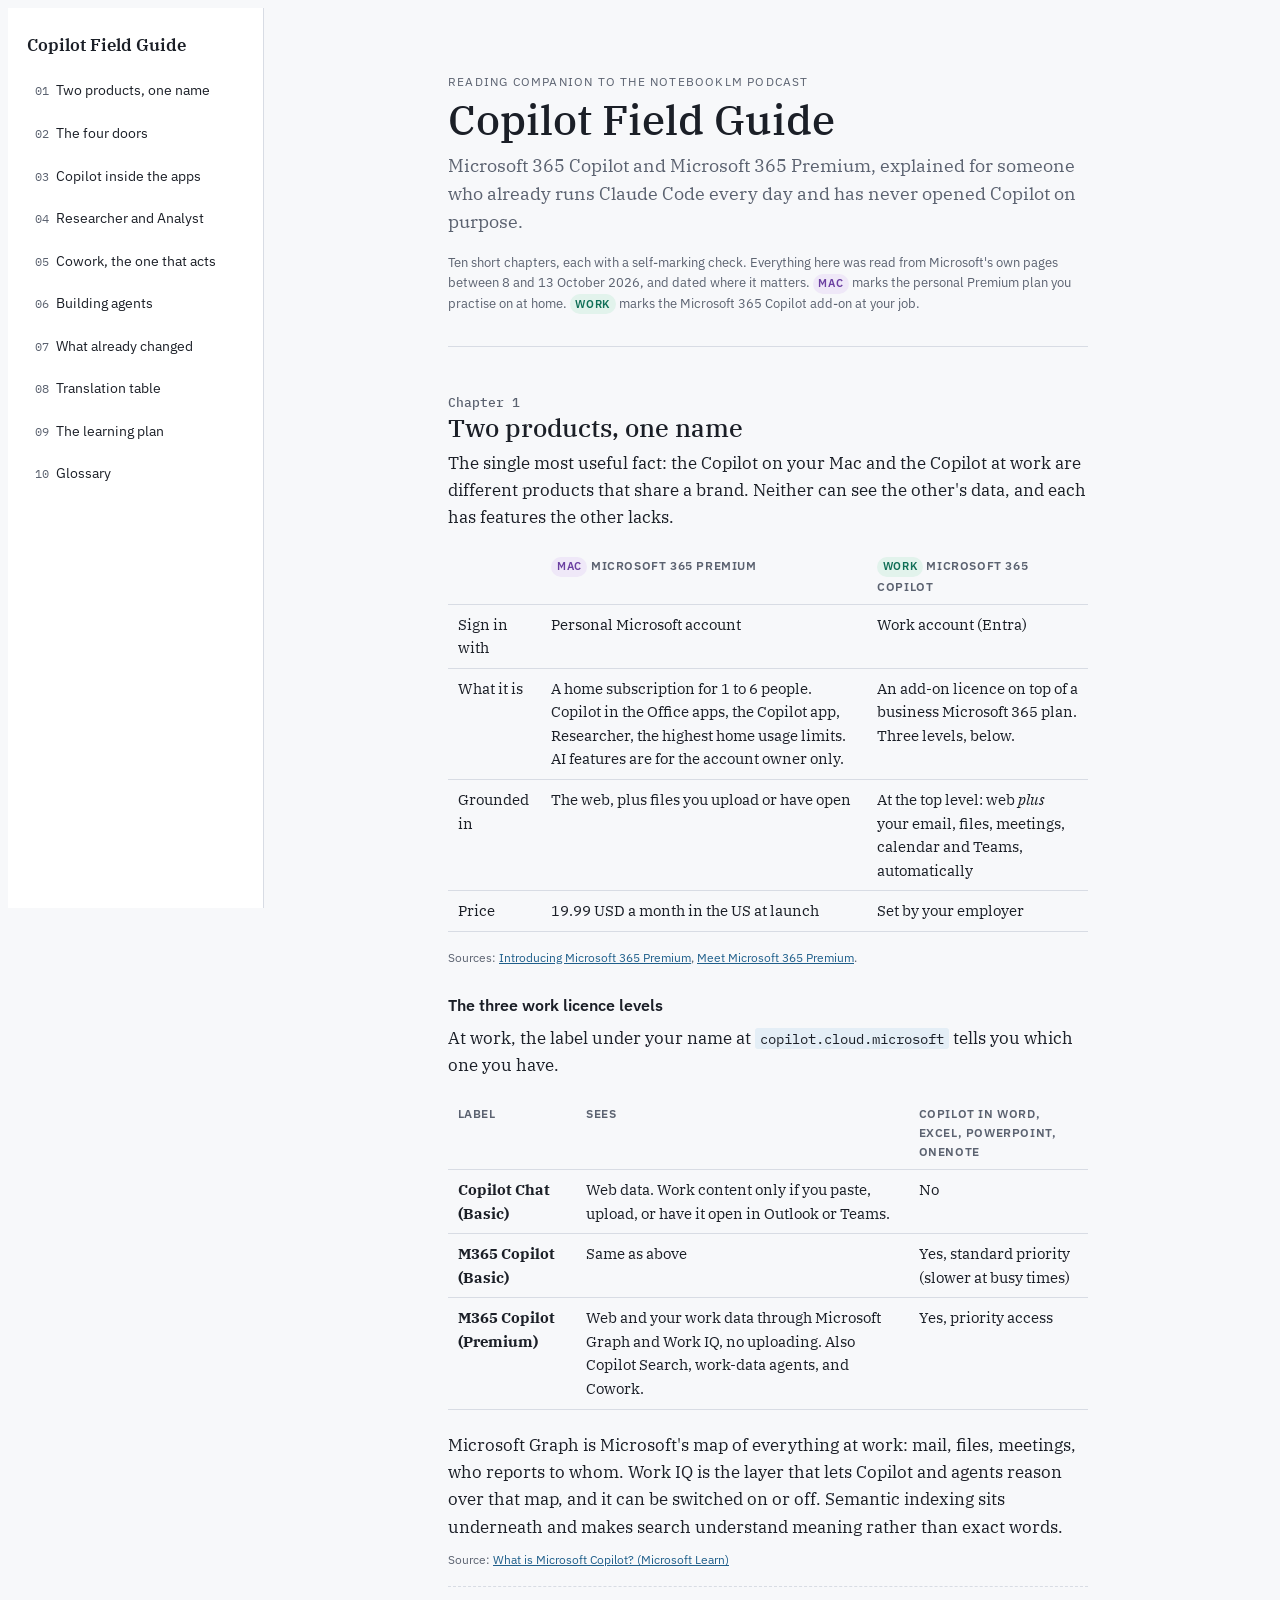
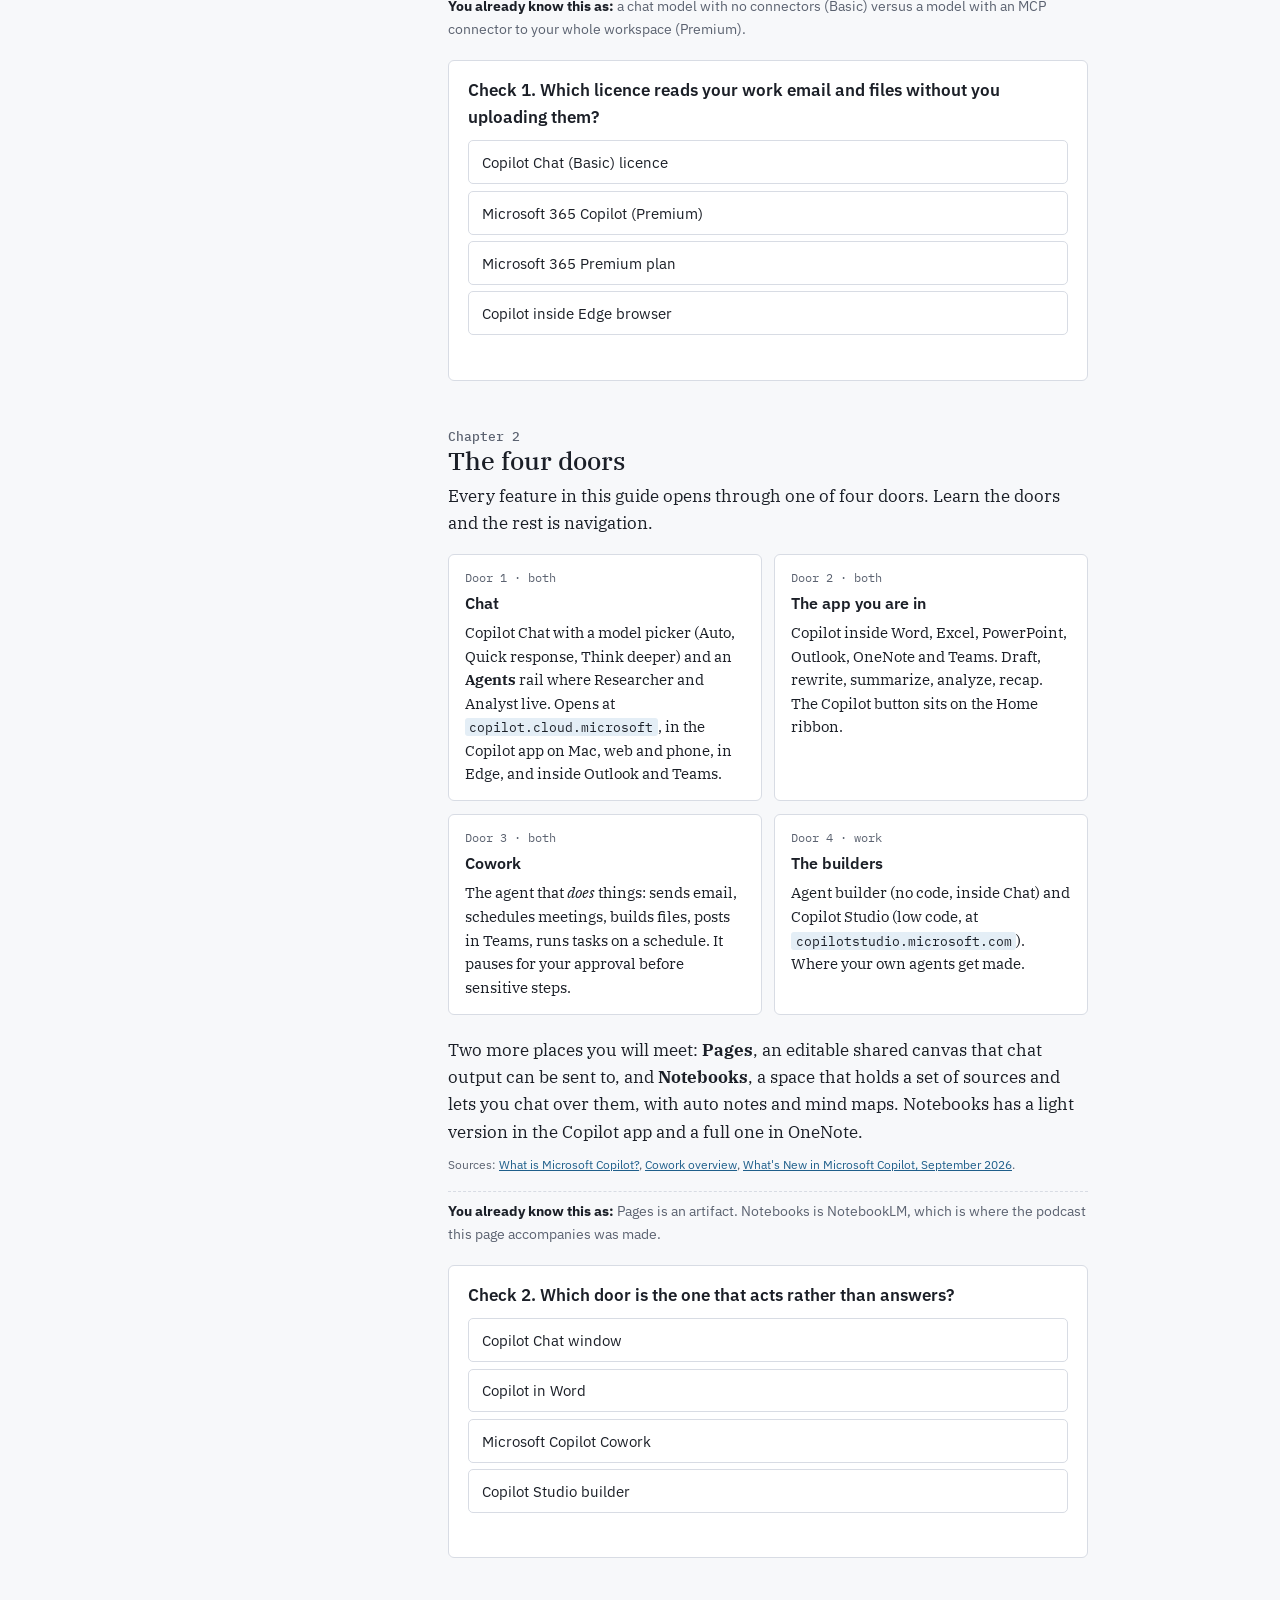
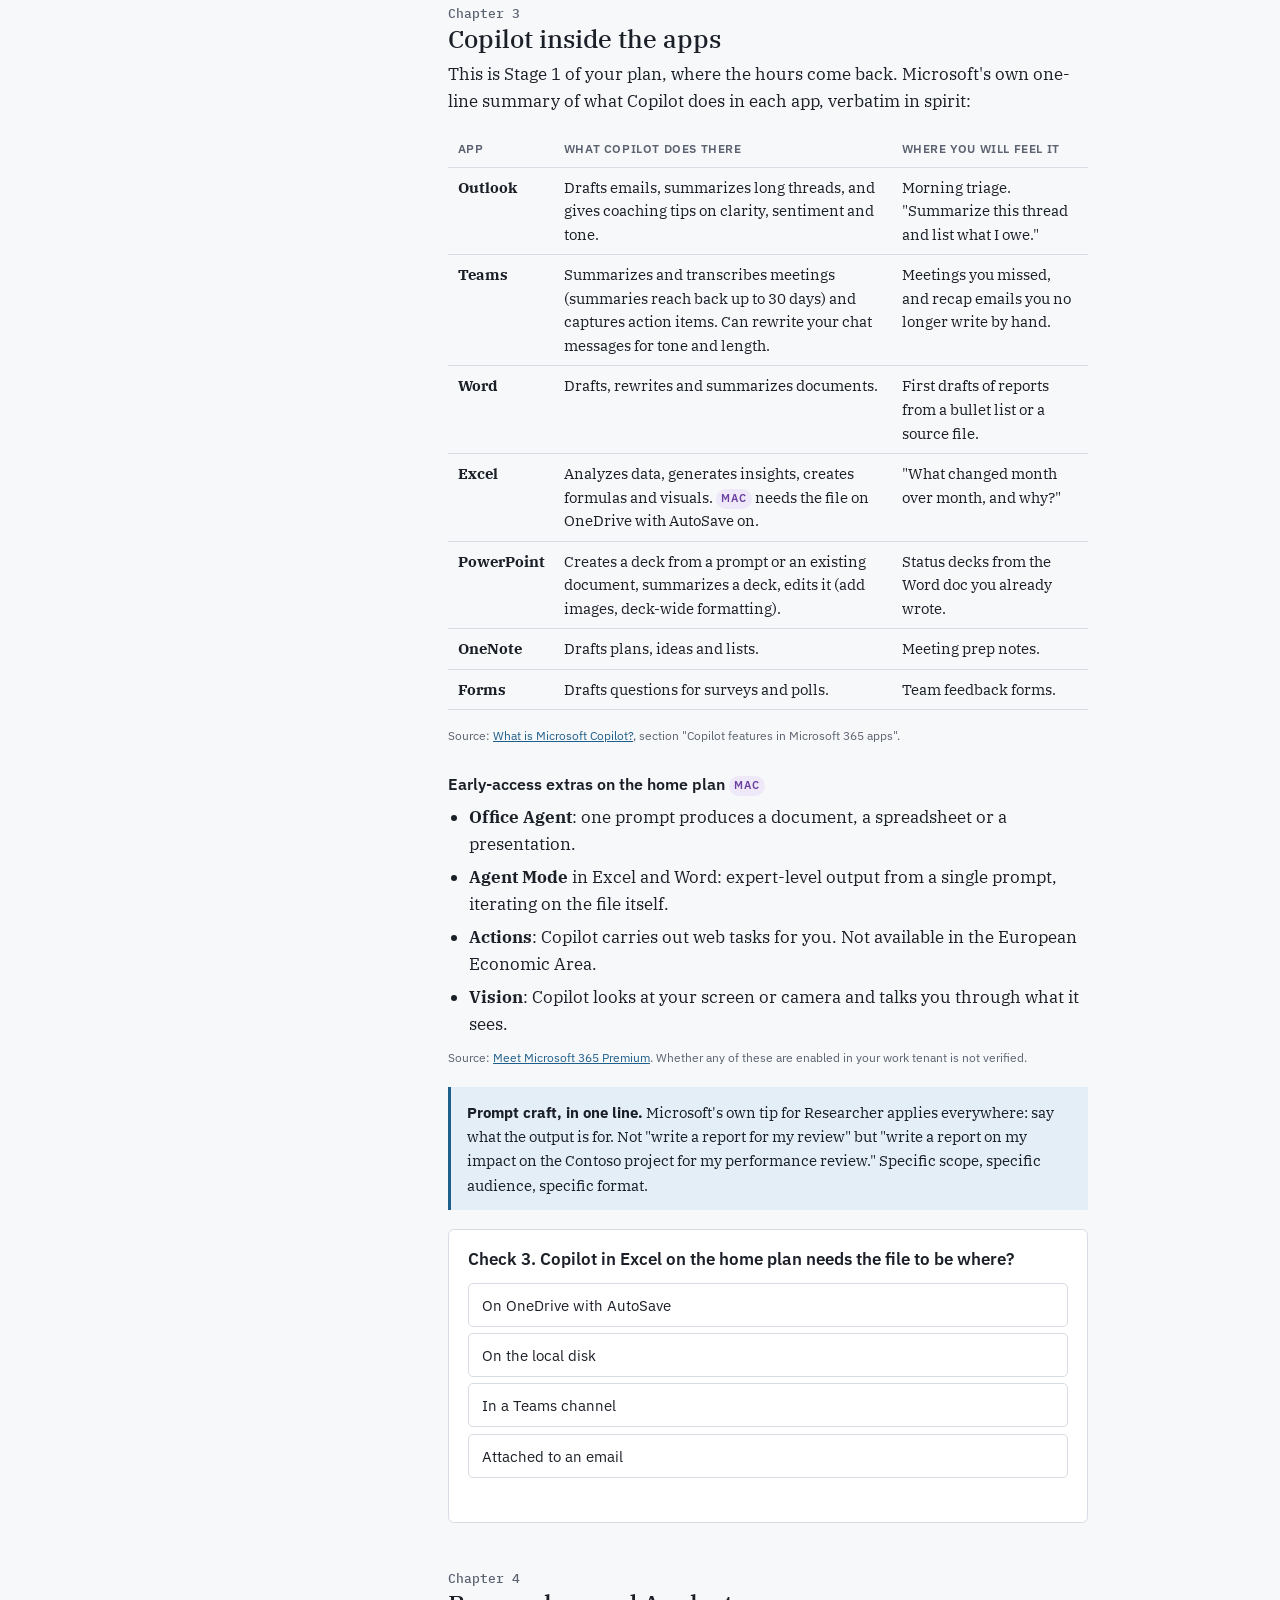
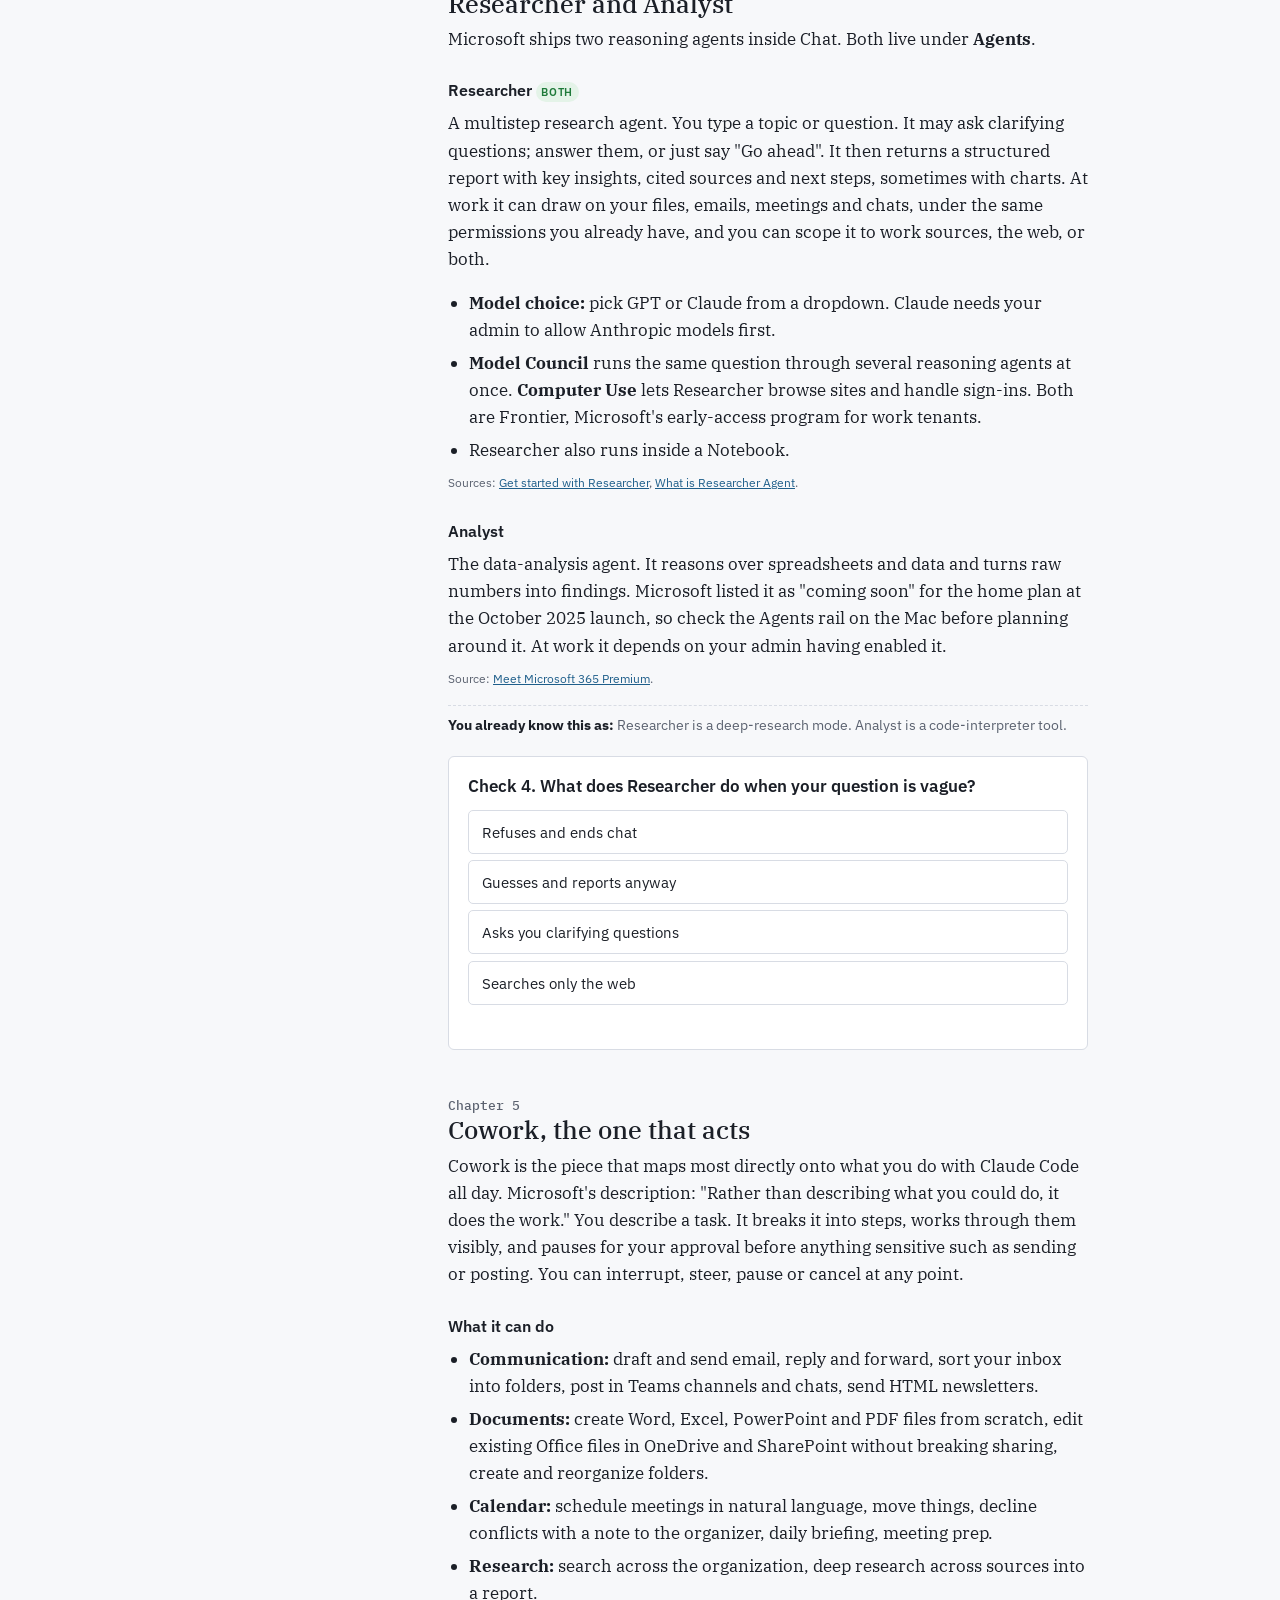
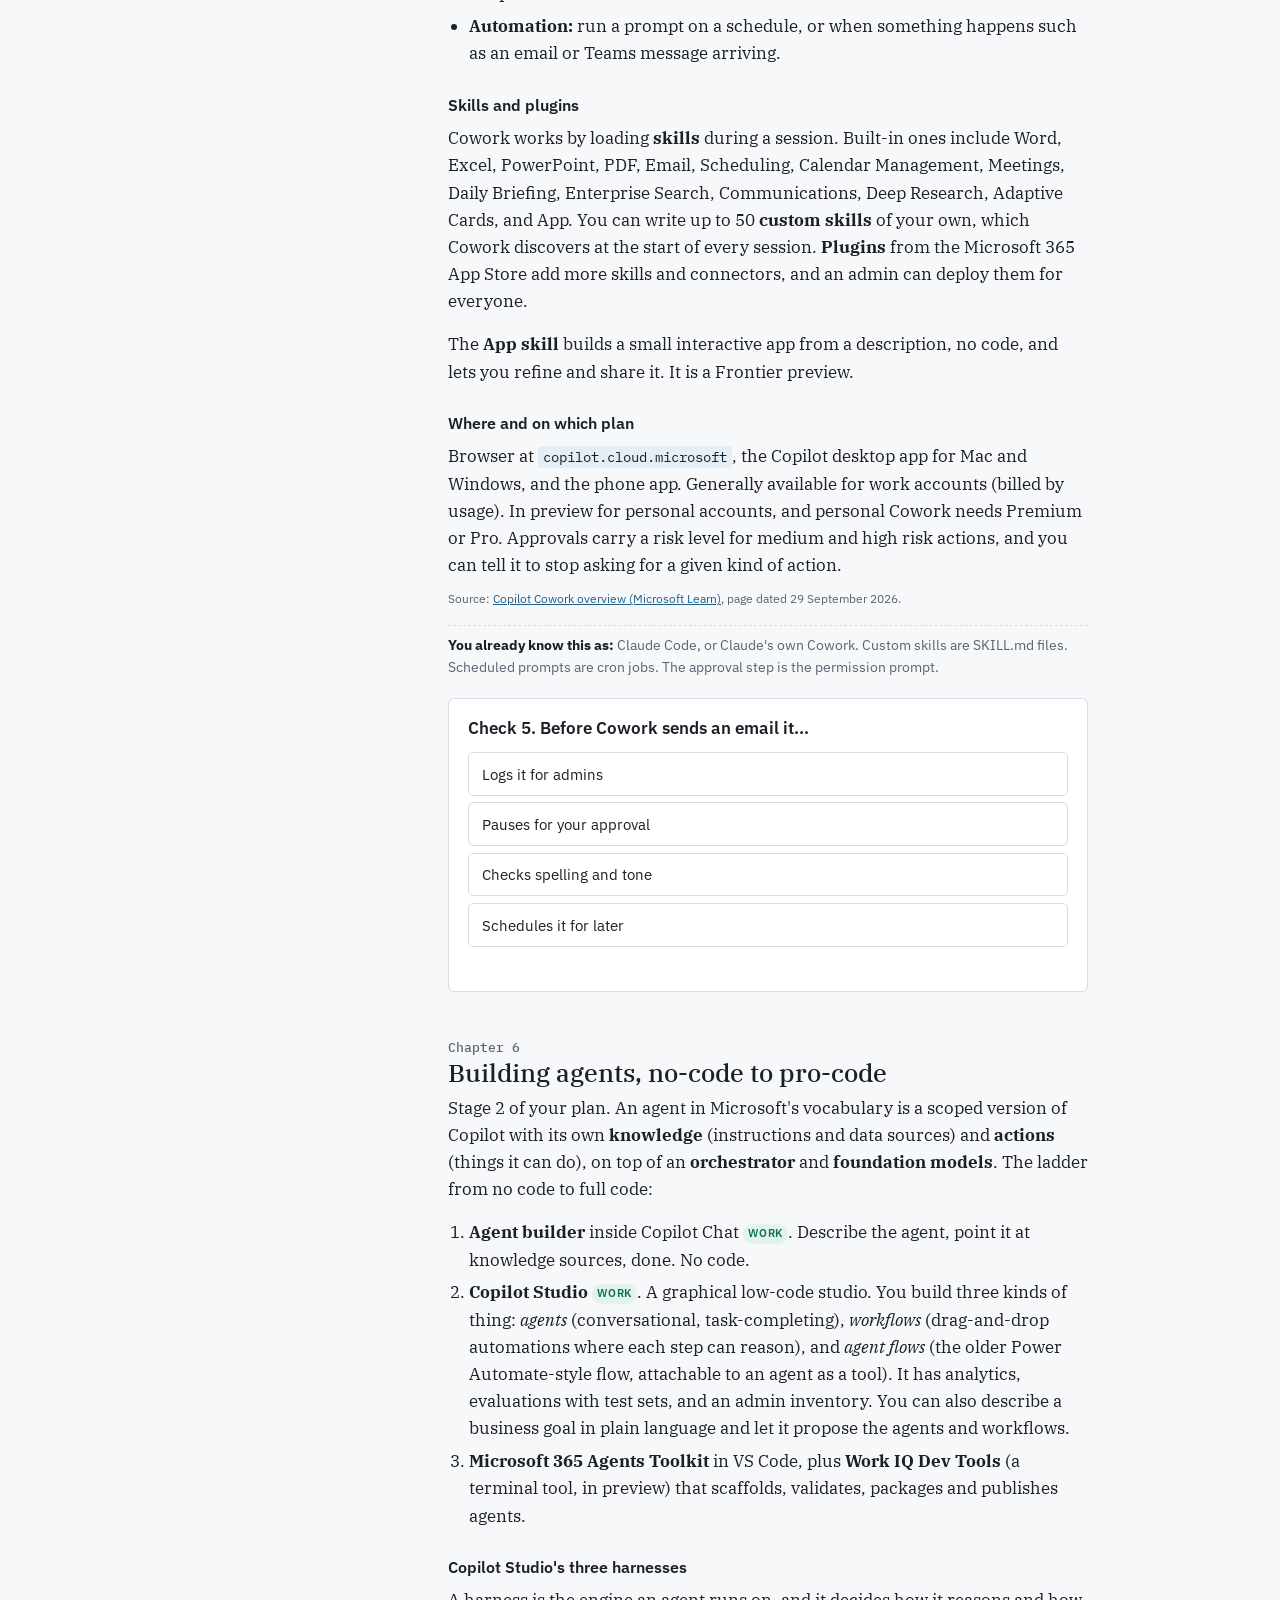
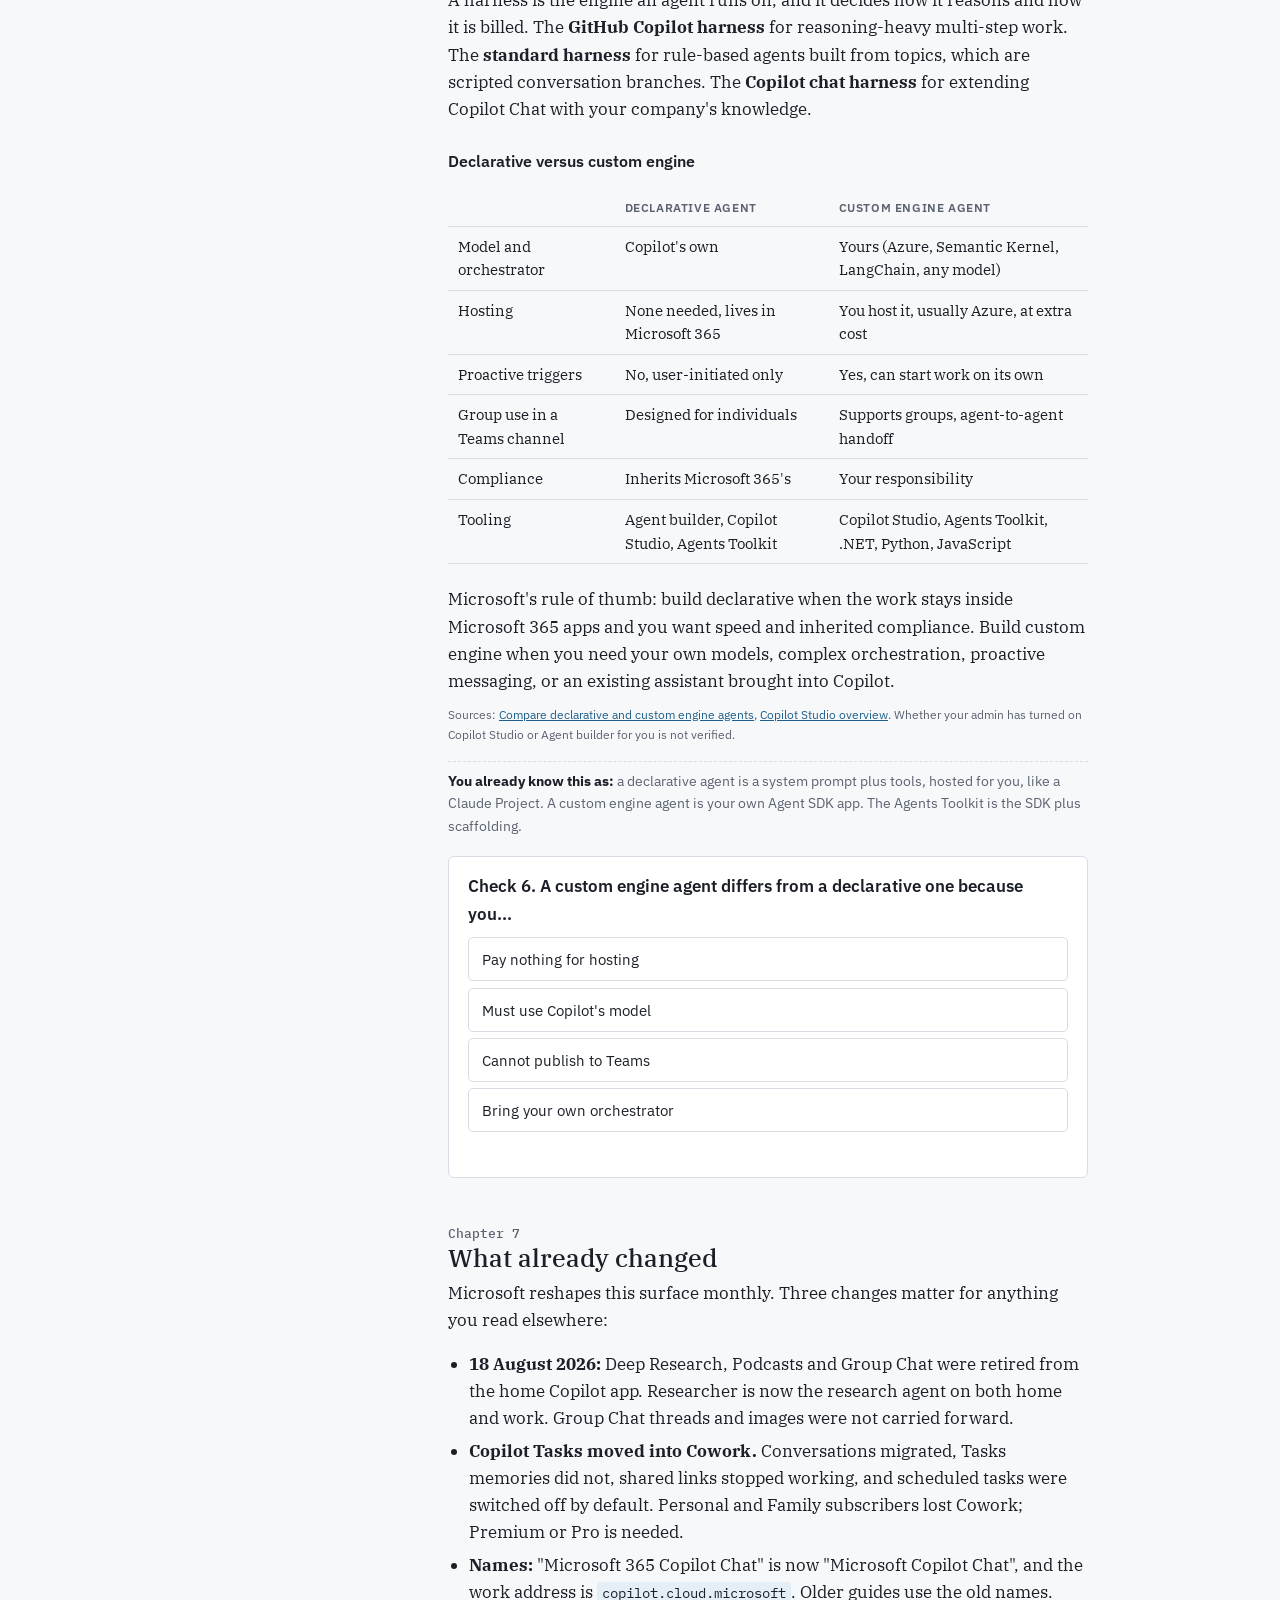
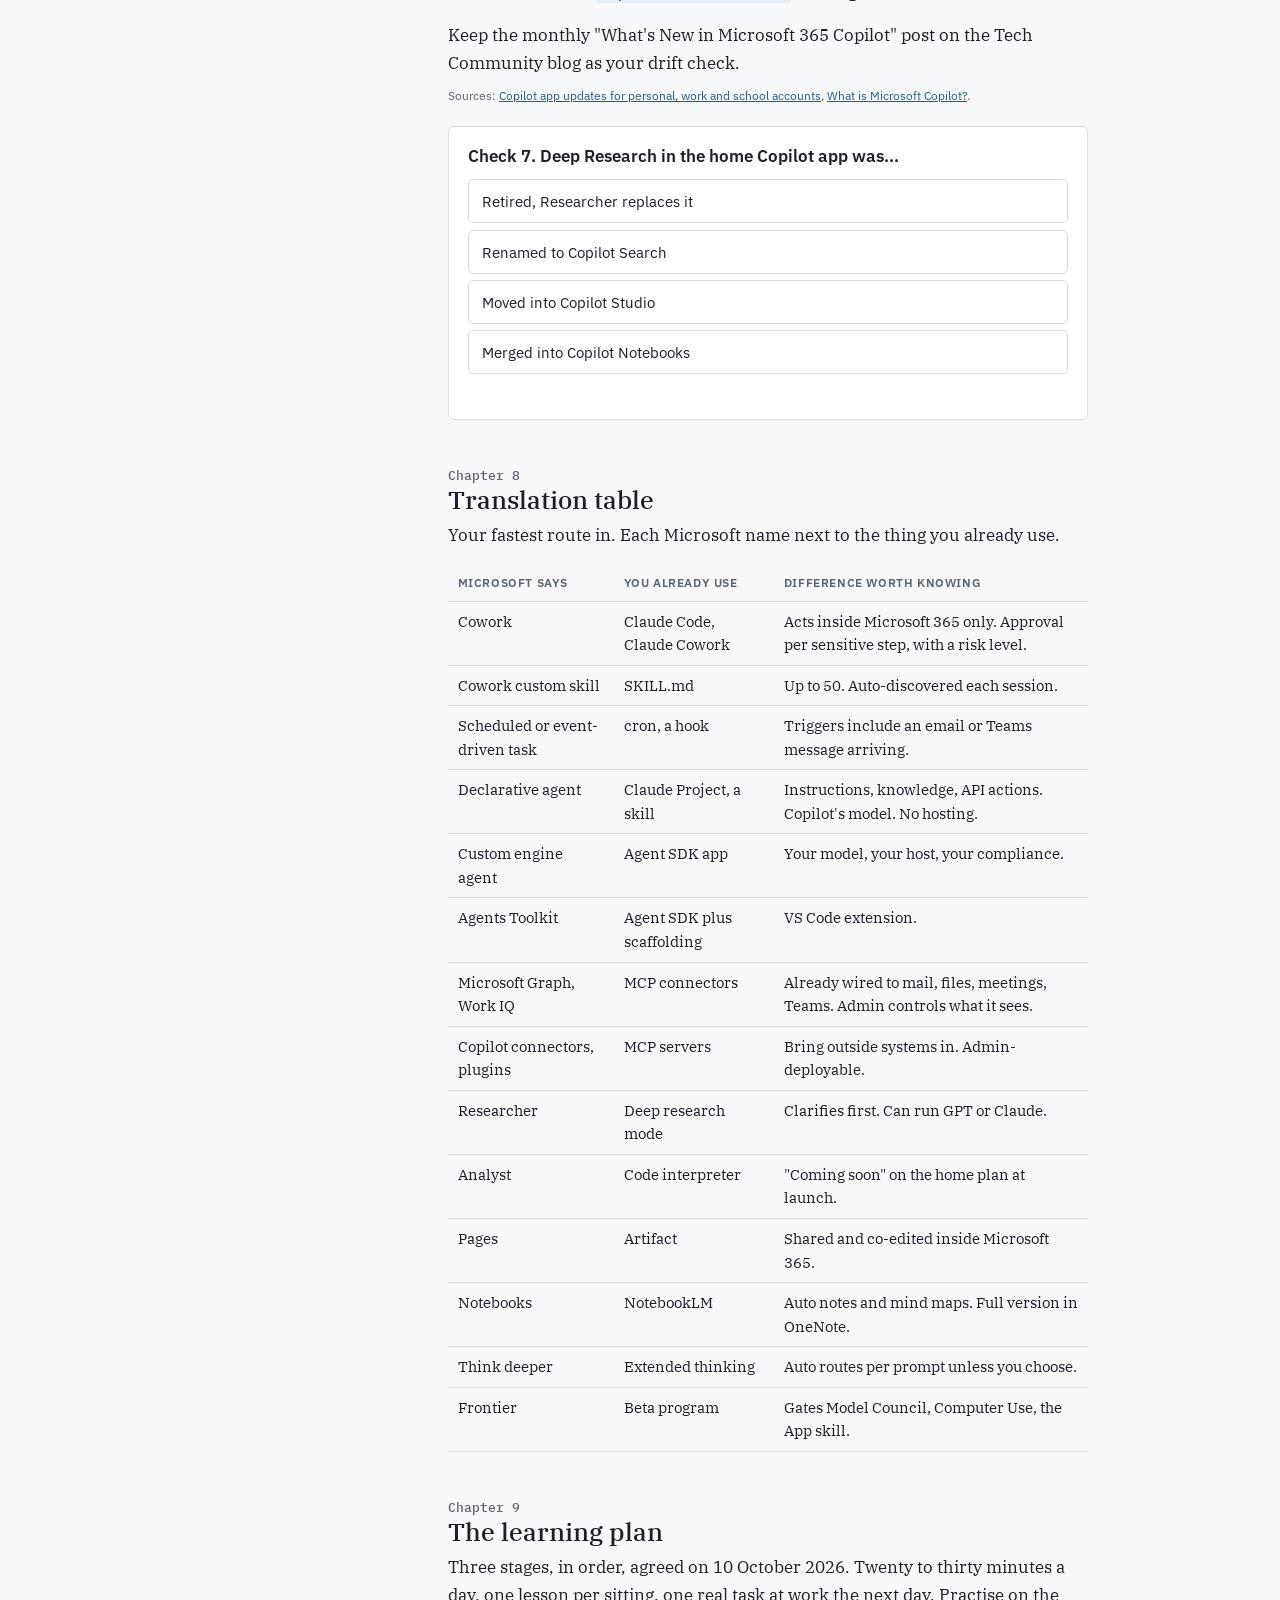
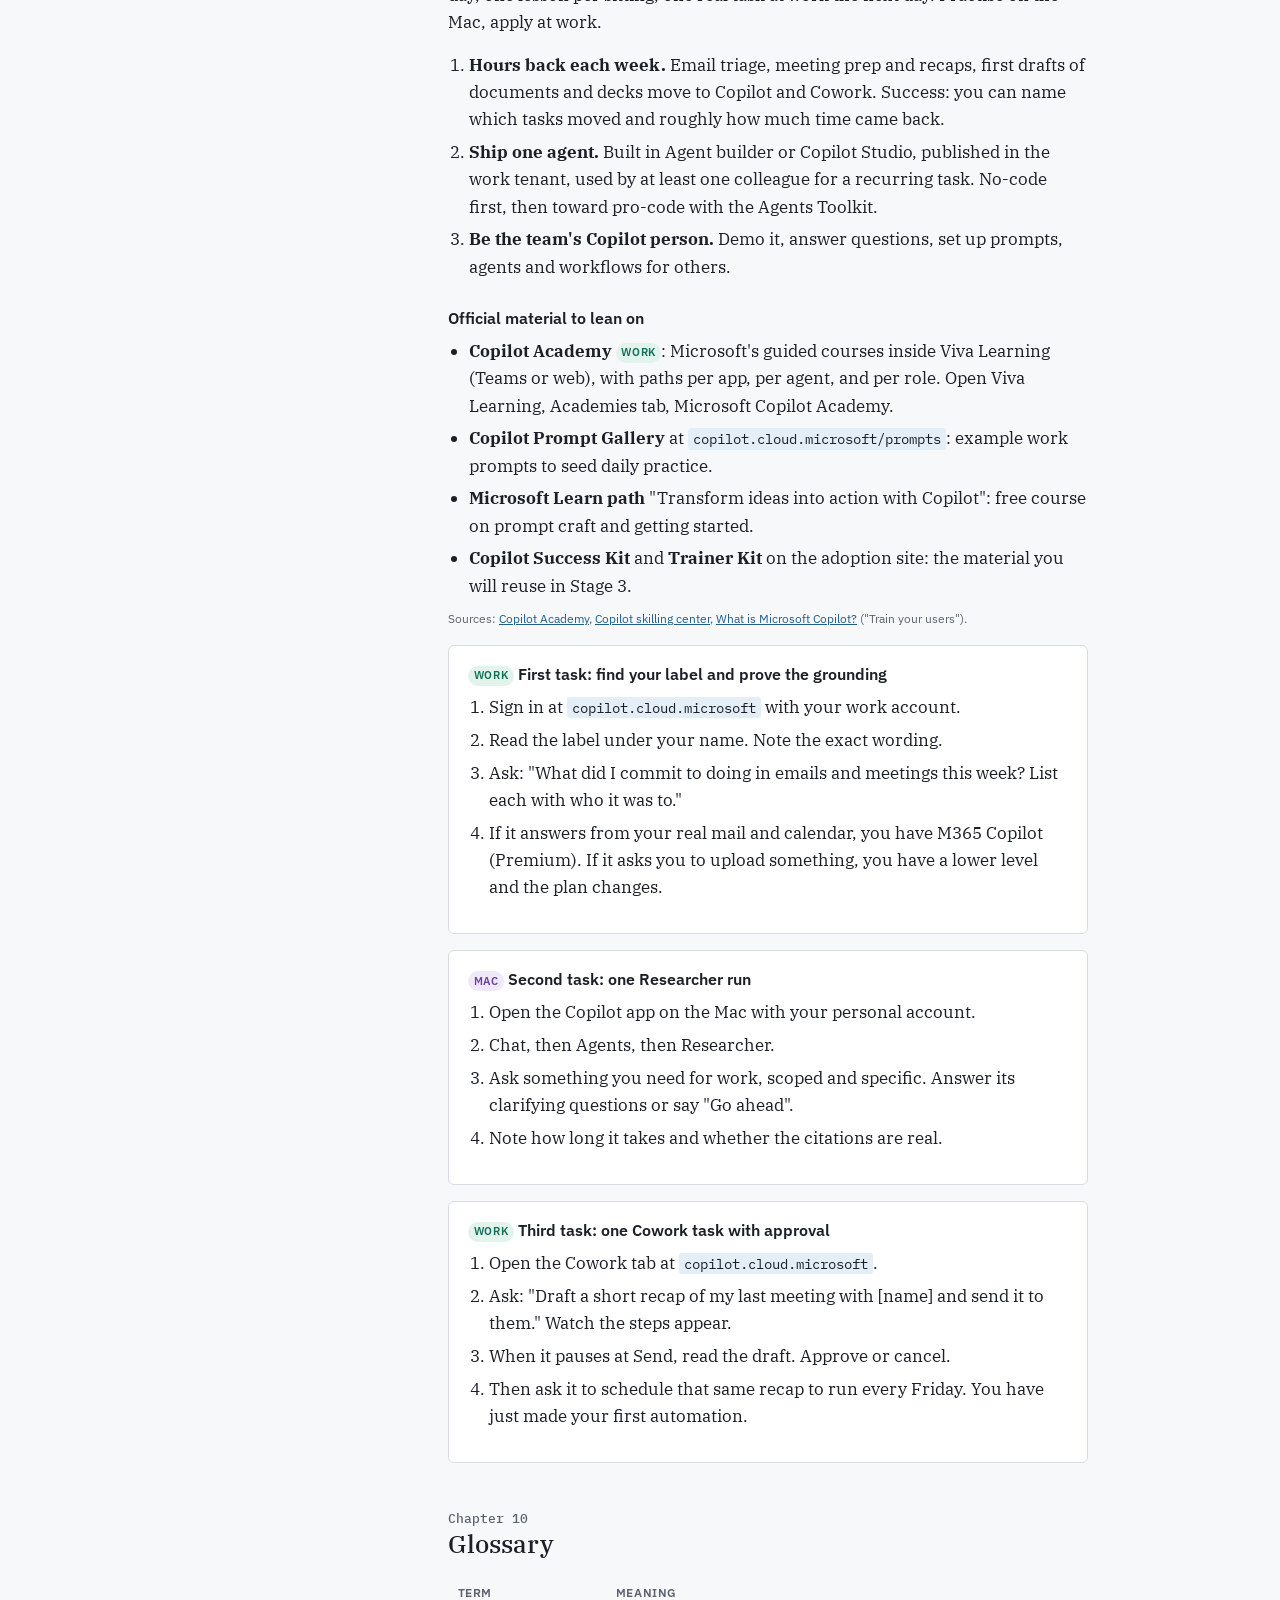
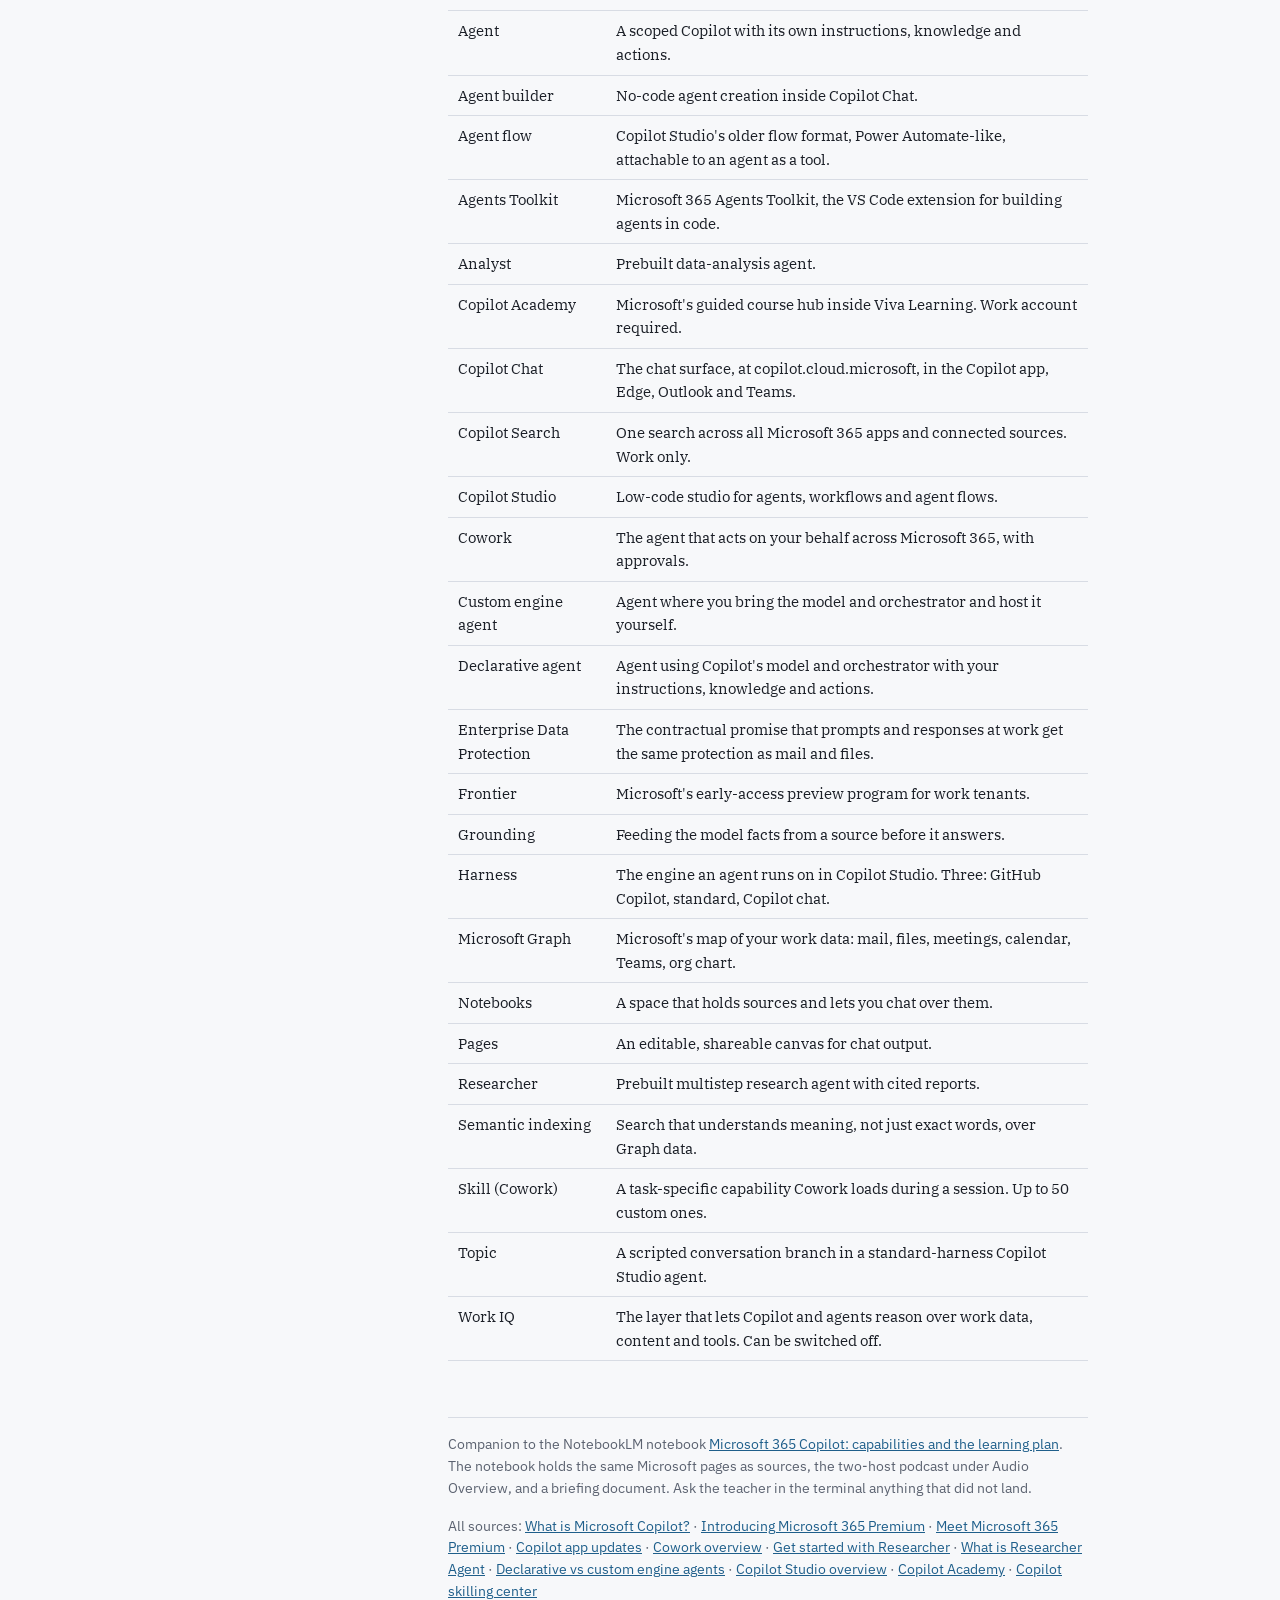
<file: index.html>
<!doctype html>
<html lang="en">
<meta charset="utf-8">
<meta name="viewport" content="width=device-width, initial-scale=1">
<title>Copilot Field Guide</title>
<link rel="stylesheet" href="https://fonts.googleapis.com/css2?family=IBM+Plex+Serif:ital,wght@0,400;0,500;0,600;1,400&family=IBM+Plex+Sans:wght@400;500;600&family=IBM+Plex+Mono:wght@400;500&display=swap">
<style>
/* Layout: one reading column on the phone; on wide screens a fixed chapter rail on the left and the same column centred in the remaining space. */
:root {
  --bg: #f7f8fa;
  --surface: #ffffff;
  --fg: #1b1f27;
  --muted: #5b6270;
  --rule: #d8dce4;
  --accent: #1f5f8b;
  --accent-ink: #ffffff;
  --accent-soft: #e4eef6;
  --mac: #6a3fa0;
  --mac-soft: #efe8f8;
  --work: #0f6e56;
  --work-soft: #e2f3ec;
  --ok: #1f7a3a;
  --ok-soft: #e4f3e8;
  --bad: #a3321d;
  --bad-soft: #f9e5e0;
  --display: "IBM Plex Serif", Georgia, "Times New Roman", serif;
  --body: "IBM Plex Serif", Georgia, serif;
  --ui: "IBM Plex Sans", system-ui, -apple-system, "Segoe UI", sans-serif;
  --mono: "IBM Plex Mono", ui-monospace, Menlo, monospace;
}
@media (prefers-color-scheme: dark) {
  :root:not([data-theme="light"]) {
    --bg: #14171c; --surface: #1c2026; --fg: #e6e8ec; --muted: #a4abb7; --rule: #323842;
    --accent: #7db4dc; --accent-ink: #0f1a24; --accent-soft: #1d2b38;
    --mac: #c7a8f2; --mac-soft: #2a2238; --work: #7fd3b4; --work-soft: #19302a;
    --ok: #7fd09a; --ok-soft: #1c2e22; --bad: #f0907a; --bad-soft: #3a1f19;
    color-scheme: dark;
  }
}
:root[data-theme="dark"] {
  --bg: #14171c; --surface: #1c2026; --fg: #e6e8ec; --muted: #a4abb7; --rule: #323842;
  --accent: #7db4dc; --accent-ink: #0f1a24; --accent-soft: #1d2b38;
  --mac: #c7a8f2; --mac-soft: #2a2238; --work: #7fd3b4; --work-soft: #19302a;
  --ok: #7fd09a; --ok-soft: #1c2e22; --bad: #f0907a; --bad-soft: #3a1f19;
  color-scheme: dark;
}
* { box-sizing: border-box; }
html { scroll-behavior: smooth; }
@media (prefers-reduced-motion: reduce) { html { scroll-behavior: auto; } }
body { background: var(--bg); color: var(--fg); font-family: var(--body); font-size: 17px; line-height: 1.6; }
a { color: var(--accent); }
a:focus-visible, button:focus-visible { outline: 2px solid var(--accent); outline-offset: 2px; }

.shell { display: grid; grid-template-columns: 1fr; }
.rail { display: none; }
.page { padding-block: 1.5rem 5rem; padding-inline: 16px; max-width: 44rem; margin: 0 auto; min-width: 0; width: 100%; }

/* Top chip nav for narrow screens */
.chips { position: sticky; top: env(safe-area-inset-top, 0px); z-index: 5; background: var(--bg); margin: 0 -16px; padding: .5rem 16px; border-bottom: 1px solid var(--rule); overflow-x: auto; white-space: nowrap; -webkit-overflow-scrolling: touch; font-family: var(--ui); font-size: .8rem; }
.chips a { display: inline-block; margin-right: .4rem; padding: .25rem .6rem; border: 1px solid var(--rule); border-radius: 999px; color: var(--fg); text-decoration: none; background: var(--surface); }
.chips a:hover { border-color: var(--accent); }

@media (min-width: 980px) {
  .shell { grid-template-columns: 16rem 1fr; }
  .rail { display: block; position: sticky; top: 0; height: 100vh; overflow-y: auto; border-right: 1px solid var(--rule); background: var(--surface); padding: 1.5rem 1.2rem; font-family: var(--ui); font-size: .85rem; }
  .rail .brand { font-family: var(--display); font-size: 1.05rem; font-weight: 600; margin-bottom: 1rem; }
  .rail ol { list-style: none; margin: 0; padding: 0; display: grid; gap: .25rem; }
  .rail a { display: block; color: var(--fg); text-decoration: none; padding: .35rem .5rem; border-radius: 4px; }
  .rail a:hover { background: var(--accent-soft); }
  .rail .n { color: var(--muted); font-family: var(--mono); font-size: .75rem; margin-right: .4rem; }
  .chips { display: none; }
  .page { padding-block: 2.5rem 6rem; padding-inline: 2rem; }
}

header.hero { padding-block: 1.5rem 1rem; border-bottom: 1px solid var(--rule); margin-bottom: 1.5rem; }
.eyebrow { font-family: var(--ui); font-size: .75rem; letter-spacing: .1em; text-transform: uppercase; color: var(--muted); }
h1 { font-family: var(--display); font-weight: 500; font-size: clamp(1.9rem, 5vw, 2.6rem); line-height: 1.12; margin: .3rem 0 .6rem; text-wrap: balance; }
.lede { font-size: 1.1rem; color: var(--muted); margin: 0 0 1rem; }
.meta { font-family: var(--ui); font-size: .8rem; color: var(--muted); }
h2 { font-family: var(--display); font-weight: 500; font-size: 1.55rem; line-height: 1.2; margin: 3rem 0 .4rem; text-wrap: balance; }
h2 .n { font-family: var(--mono); font-size: .8rem; color: var(--muted); display: block; margin-bottom: .2rem; }
h3 { font-family: var(--ui); font-weight: 600; font-size: 1rem; margin: 1.6rem 0 .4rem; }
p { margin: 0 0 1rem; }
ul, ol { padding-left: 1.3rem; margin: 0 0 1rem; }
li { margin-bottom: .35rem; }
code { font-family: var(--mono); font-size: .85em; background: var(--accent-soft); padding: .08em .35em; border-radius: 3px; }

.tag { display: inline-block; font-family: var(--ui); font-size: .68rem; font-weight: 600; letter-spacing: .06em; text-transform: uppercase; padding: .12em .5em; border-radius: 999px; vertical-align: middle; }
.tag.mac { color: var(--mac); background: var(--mac-soft); }
.tag.work { color: var(--work); background: var(--work-soft); }
.tag.both { color: var(--ok); background: var(--ok-soft); }

.table-wrap { overflow-x: auto; margin: 1rem 0 1.4rem; }
table { border-collapse: collapse; width: 100%; font-size: .92rem; min-width: 30rem; }
th, td { text-align: left; vertical-align: top; padding: .5rem .6rem; border-bottom: 1px solid var(--rule); }
th { font-family: var(--ui); font-weight: 600; font-size: .75rem; letter-spacing: .05em; text-transform: uppercase; color: var(--muted); }

.note { border-left: 3px solid var(--accent); background: var(--accent-soft); padding: .8rem 1rem; margin: 1.2rem 0; font-size: .95rem; }
.note b { font-family: var(--ui); }
.know { font-family: var(--ui); font-size: .88rem; color: var(--muted); border-top: 1px dashed var(--rule); padding-top: .5rem; margin-top: 1rem; }
.know b { color: var(--fg); }
.task { border: 1px solid var(--rule); background: var(--surface); border-radius: 6px; padding: 1rem 1.2rem; margin: 1rem 0; }
.task h3 { margin-top: 0; }
.cite { font-family: var(--ui); font-size: .78rem; color: var(--muted); margin-top: -.4rem; }

.doors { display: grid; grid-template-columns: 1fr; gap: .8rem; margin: 1rem 0 1.4rem; }
@media (min-width: 640px) { .doors { grid-template-columns: 1fr 1fr; } }
.door { background: var(--surface); border: 1px solid var(--rule); border-radius: 6px; padding: .9rem 1rem; min-width: 0; }
.door .k { font-family: var(--mono); font-size: .72rem; color: var(--muted); }
.door h3 { margin: .2rem 0 .3rem; }
.door p { margin: 0; font-size: .92rem; }

/* quiz */
.quiz { border: 1px solid var(--rule); background: var(--surface); border-radius: 6px; padding: 1rem 1.2rem; margin: 1.2rem 0; font-family: var(--ui); }
.quiz .q { margin: 0 0 .6rem; font-weight: 600; }
.quiz .opts { display: grid; gap: .4rem; }
.quiz button.opt { text-align: left; font: inherit; font-size: .95rem; padding: .55rem .8rem; border-radius: 5px; border: 1px solid var(--rule); background: transparent; color: var(--fg); cursor: pointer; }
.quiz button.opt:hover { border-color: var(--accent); }
.quiz button.opt[data-state="right"] { background: var(--ok-soft); border-color: var(--ok); }
.quiz button.opt[data-state="wrong"] { background: var(--bad-soft); border-color: var(--bad); }
.quiz button.opt:disabled { cursor: default; }
.quiz .feedback { margin: .6rem 0 0; font-size: .9rem; min-height: 1.3em; }
.quiz .feedback.right { color: var(--ok); }
.quiz .feedback.wrong { color: var(--bad); }
.quiz .why { margin: .4rem 0 0; font-size: .9rem; color: var(--muted); }
.scorebar { position: fixed; bottom: 0; left: 0; right: 0; z-index: 6; background: var(--surface); border-top: 1px solid var(--rule); padding: .5rem 16px; padding-bottom: calc(.5rem + env(safe-area-inset-bottom, 0px)); font-family: var(--ui); font-size: .85rem; color: var(--muted); display: none; }
.scorebar.show { display: block; }
@media (min-width: 980px) { .scorebar { left: 16rem; } }
footer.end { margin-top: 3.5rem; border-top: 1px solid var(--rule); padding-top: 1rem; font-family: var(--ui); font-size: .85rem; color: var(--muted); }
</style>

<div class="shell">
<nav class="rail" aria-label="Chapters">
  <div class="brand">Copilot Field Guide</div>
  <ol>
    <li><a href="#ch1"><span class="n">01</span>Two products, one name</a></li>
    <li><a href="#ch2"><span class="n">02</span>The four doors</a></li>
    <li><a href="#ch3"><span class="n">03</span>Copilot inside the apps</a></li>
    <li><a href="#ch4"><span class="n">04</span>Researcher and Analyst</a></li>
    <li><a href="#ch5"><span class="n">05</span>Cowork, the one that acts</a></li>
    <li><a href="#ch6"><span class="n">06</span>Building agents</a></li>
    <li><a href="#ch7"><span class="n">07</span>What already changed</a></li>
    <li><a href="#ch8"><span class="n">08</span>Translation table</a></li>
    <li><a href="#ch9"><span class="n">09</span>The learning plan</a></li>
    <li><a href="#ch10"><span class="n">10</span>Glossary</a></li>
  </ol>
</nav>

<main class="page">
<nav class="chips" aria-label="Chapters">
  <a href="#ch1">1 Products</a><a href="#ch2">2 Doors</a><a href="#ch3">3 In-app</a><a href="#ch4">4 Agents</a><a href="#ch5">5 Cowork</a><a href="#ch6">6 Building</a><a href="#ch7">7 Changes</a><a href="#ch8">8 Translate</a><a href="#ch9">9 Plan</a><a href="#ch10">10 Glossary</a>
</nav>

<header class="hero">
  <div class="eyebrow">Reading companion to the NotebookLM podcast</div>
  <h1>Copilot Field Guide</h1>
  <p class="lede">Microsoft 365 Copilot and Microsoft 365 Premium, explained for someone who already runs Claude Code every day and has never opened Copilot on purpose.</p>
  <p class="meta">Ten short chapters, each with a self-marking check. Everything here was read from Microsoft's own pages between 8 and 13 October 2026, and dated where it matters. <span class="tag mac">Mac</span> marks the personal Premium plan you practise on at home. <span class="tag work">Work</span> marks the Microsoft 365 Copilot add-on at your job.</p>
</header>

<!-- 1 -->
<h2 id="ch1"><span class="n">Chapter 1</span>Two products, one name</h2>
<p>The single most useful fact: the Copilot on your Mac and the Copilot at work are different products that share a brand. Neither can see the other's data, and each has features the other lacks.</p>
<div class="table-wrap">
<table>
<tr><th></th><th><span class="tag mac">Mac</span> Microsoft 365 Premium</th><th><span class="tag work">Work</span> Microsoft 365 Copilot</th></tr>
<tr><td>Sign in with</td><td>Personal Microsoft account</td><td>Work account (Entra)</td></tr>
<tr><td>What it is</td><td>A home subscription for 1 to 6 people. Copilot in the Office apps, the Copilot app, Researcher, the highest home usage limits. AI features are for the account owner only.</td><td>An add-on licence on top of a business Microsoft 365 plan. Three levels, below.</td></tr>
<tr><td>Grounded in</td><td>The web, plus files you upload or have open</td><td>At the top level: web <em>plus</em> your email, files, meetings, calendar and Teams, automatically</td></tr>
<tr><td>Price</td><td>19.99 USD a month in the US at launch</td><td>Set by your employer</td></tr>
</table>
</div>
<p class="cite">Sources: <a href="https://support.microsoft.com/en-us/office/introducing-microsoft-365-premium">Introducing Microsoft 365 Premium</a>, <a href="https://www.microsoft.com/en-us/copilot/blog/2025/10/01/meet-microsoft-365-premium-your-ai-and-productivity-powerhouse/">Meet Microsoft 365 Premium</a>.</p>

<h3>The three work licence levels</h3>
<p>At work, the label under your name at <code>copilot.cloud.microsoft</code> tells you which one you have.</p>
<div class="table-wrap">
<table>
<tr><th>Label</th><th>Sees</th><th>Copilot in Word, Excel, PowerPoint, OneNote</th></tr>
<tr><td><strong>Copilot Chat (Basic)</strong></td><td>Web data. Work content only if you paste, upload, or have it open in Outlook or Teams.</td><td>No</td></tr>
<tr><td><strong>M365 Copilot (Basic)</strong></td><td>Same as above</td><td>Yes, standard priority (slower at busy times)</td></tr>
<tr><td><strong>M365 Copilot (Premium)</strong></td><td>Web and your work data through Microsoft Graph and Work IQ, no uploading. Also Copilot Search, work-data agents, and Cowork.</td><td>Yes, priority access</td></tr>
</table>
</div>
<p>Microsoft Graph is Microsoft's map of everything at work: mail, files, meetings, who reports to whom. Work IQ is the layer that lets Copilot and agents reason over that map, and it can be switched on or off. Semantic indexing sits underneath and makes search understand meaning rather than exact words.</p>
<p class="cite">Source: <a href="https://learn.microsoft.com/en-us/microsoft-365/copilot/microsoft-365-copilot-overview">What is Microsoft Copilot? (Microsoft Learn)</a></p>
<p class="know"><b>You already know this as:</b> a chat model with no connectors (Basic) versus a model with an MCP connector to your whole workspace (Premium).</p>

<div class="quiz" data-answer="1">
  <p class="q">Check 1. Which licence reads your work email and files without you uploading them?</p>
  <div class="opts">
    <button class="opt">Copilot Chat (Basic) licence</button>
    <button class="opt">Microsoft 365 Copilot (Premium)</button>
    <button class="opt">Microsoft 365 Premium plan</button>
    <button class="opt">Copilot inside Edge browser</button>
  </div>
  <p class="feedback"></p>
  <p class="why" hidden>Only the work add-on's top level grounds in Graph and Work IQ automatically. The home plan shares the word Premium but never sees work data.</p>
</div>

<!-- 2 -->
<h2 id="ch2"><span class="n">Chapter 2</span>The four doors</h2>
<p>Every feature in this guide opens through one of four doors. Learn the doors and the rest is navigation.</p>
<div class="doors">
  <div class="door"><div class="k">Door 1 · both</div><h3>Chat</h3><p>Copilot Chat with a model picker (Auto, Quick response, Think deeper) and an <strong>Agents</strong> rail where Researcher and Analyst live. Opens at <code>copilot.cloud.microsoft</code>, in the Copilot app on Mac, web and phone, in Edge, and inside Outlook and Teams.</p></div>
  <div class="door"><div class="k">Door 2 · both</div><h3>The app you are in</h3><p>Copilot inside Word, Excel, PowerPoint, Outlook, OneNote and Teams. Draft, rewrite, summarize, analyze, recap. The Copilot button sits on the Home ribbon.</p></div>
  <div class="door"><div class="k">Door 3 · both</div><h3>Cowork</h3><p>The agent that <em>does</em> things: sends email, schedules meetings, builds files, posts in Teams, runs tasks on a schedule. It pauses for your approval before sensitive steps.</p></div>
  <div class="door"><div class="k">Door 4 · work</div><h3>The builders</h3><p>Agent builder (no code, inside Chat) and Copilot Studio (low code, at <code>copilotstudio.microsoft.com</code>). Where your own agents get made.</p></div>
</div>
<p>Two more places you will meet: <strong>Pages</strong>, an editable shared canvas that chat output can be sent to, and <strong>Notebooks</strong>, a space that holds a set of sources and lets you chat over them, with auto notes and mind maps. Notebooks has a light version in the Copilot app and a full one in OneNote.</p>
<p class="cite">Sources: <a href="https://learn.microsoft.com/en-us/microsoft-365/copilot/microsoft-365-copilot-overview">What is Microsoft Copilot?</a>, <a href="https://learn.microsoft.com/en-us/microsoft-365/copilot/cowork/">Cowork overview</a>, <a href="https://techcommunity.microsoft.com/blog/microsoft-copilot-blog/what%E2%80%99s-new-in-microsoft-copilot--september-2026/4559107">What's New in Microsoft Copilot, September 2026</a>.</p>
<p class="know"><b>You already know this as:</b> Pages is an artifact. Notebooks is NotebookLM, which is where the podcast this page accompanies was made.</p>

<div class="quiz" data-answer="2">
  <p class="q">Check 2. Which door is the one that acts rather than answers?</p>
  <div class="opts">
    <button class="opt">Copilot Chat window</button>
    <button class="opt">Copilot in Word</button>
    <button class="opt">Microsoft Copilot Cowork</button>
    <button class="opt">Copilot Studio builder</button>
  </div>
  <p class="feedback"></p>
  <p class="why" hidden>Chat and in-app Copilot answer and draft. Copilot Studio makes agents. Cowork is the one that sends, schedules and posts on your behalf.</p>
</div>

<!-- 3 -->
<h2 id="ch3"><span class="n">Chapter 3</span>Copilot inside the apps</h2>
<p>This is Stage 1 of your plan, where the hours come back. Microsoft's own one-line summary of what Copilot does in each app, verbatim in spirit:</p>
<div class="table-wrap">
<table>
<tr><th>App</th><th>What Copilot does there</th><th>Where you will feel it</th></tr>
<tr><td><strong>Outlook</strong></td><td>Drafts emails, summarizes long threads, and gives coaching tips on clarity, sentiment and tone.</td><td>Morning triage. "Summarize this thread and list what I owe."</td></tr>
<tr><td><strong>Teams</strong></td><td>Summarizes and transcribes meetings (summaries reach back up to 30 days) and captures action items. Can rewrite your chat messages for tone and length.</td><td>Meetings you missed, and recap emails you no longer write by hand.</td></tr>
<tr><td><strong>Word</strong></td><td>Drafts, rewrites and summarizes documents.</td><td>First drafts of reports from a bullet list or a source file.</td></tr>
<tr><td><strong>Excel</strong></td><td>Analyzes data, generates insights, creates formulas and visuals. <span class="tag mac">Mac</span> needs the file on OneDrive with AutoSave on.</td><td>"What changed month over month, and why?"</td></tr>
<tr><td><strong>PowerPoint</strong></td><td>Creates a deck from a prompt or an existing document, summarizes a deck, edits it (add images, deck-wide formatting).</td><td>Status decks from the Word doc you already wrote.</td></tr>
<tr><td><strong>OneNote</strong></td><td>Drafts plans, ideas and lists.</td><td>Meeting prep notes.</td></tr>
<tr><td><strong>Forms</strong></td><td>Drafts questions for surveys and polls.</td><td>Team feedback forms.</td></tr>
</table>
</div>
<p class="cite">Source: <a href="https://learn.microsoft.com/en-us/microsoft-365/copilot/microsoft-365-copilot-overview">What is Microsoft Copilot?</a>, section "Copilot features in Microsoft 365 apps".</p>

<h3>Early-access extras on the home plan <span class="tag mac">Mac</span></h3>
<ul>
  <li><strong>Office Agent</strong>: one prompt produces a document, a spreadsheet or a presentation.</li>
  <li><strong>Agent Mode</strong> in Excel and Word: expert-level output from a single prompt, iterating on the file itself.</li>
  <li><strong>Actions</strong>: Copilot carries out web tasks for you. Not available in the European Economic Area.</li>
  <li><strong>Vision</strong>: Copilot looks at your screen or camera and talks you through what it sees.</li>
</ul>
<p class="cite">Source: <a href="https://www.microsoft.com/en-us/copilot/blog/2025/10/01/meet-microsoft-365-premium-your-ai-and-productivity-powerhouse/">Meet Microsoft 365 Premium</a>. Whether any of these are enabled in your work tenant is not verified.</p>
<div class="note"><b>Prompt craft, in one line.</b> Microsoft's own tip for Researcher applies everywhere: say what the output is for. Not "write a report for my review" but "write a report on my impact on the Contoso project for my performance review." Specific scope, specific audience, specific format.</div>

<div class="quiz" data-answer="0">
  <p class="q">Check 3. Copilot in Excel on the home plan needs the file to be where?</p>
  <div class="opts">
    <button class="opt">On OneDrive with AutoSave</button>
    <button class="opt">On the local disk</button>
    <button class="opt">In a Teams channel</button>
    <button class="opt">Attached to an email</button>
  </div>
  <p class="feedback"></p>
  <p class="why" hidden>Microsoft's Premium page states Copilot in Excel requires AutoSave and a file saved to OneDrive. A local file shows no Copilot.</p>
</div>

<!-- 4 -->
<h2 id="ch4"><span class="n">Chapter 4</span>Researcher and Analyst</h2>
<p>Microsoft ships two reasoning agents inside Chat. Both live under <strong>Agents</strong>.</p>
<h3>Researcher <span class="tag both">both</span></h3>
<p>A multistep research agent. You type a topic or question. It may ask clarifying questions; answer them, or just say "Go ahead". It then returns a structured report with key insights, cited sources and next steps, sometimes with charts. At work it can draw on your files, emails, meetings and chats, under the same permissions you already have, and you can scope it to work sources, the web, or both.</p>
<ul>
  <li><strong>Model choice:</strong> pick GPT or Claude from a dropdown. Claude needs your admin to allow Anthropic models first.</li>
  <li><strong>Model Council</strong> runs the same question through several reasoning agents at once. <strong>Computer Use</strong> lets Researcher browse sites and handle sign-ins. Both are Frontier, Microsoft's early-access program for work tenants.</li>
  <li>Researcher also runs inside a Notebook.</li>
</ul>
<p class="cite">Sources: <a href="https://support.microsoft.com/en-us/microsoft-365-copilot/get-started-with-researcher-in-microsoft-365-copilot">Get started with Researcher</a>, <a href="https://learn.microsoft.com/en-us/microsoft-365/copilot/researcher-agent">What is Researcher Agent</a>.</p>
<h3>Analyst</h3>
<p>The data-analysis agent. It reasons over spreadsheets and data and turns raw numbers into findings. Microsoft listed it as "coming soon" for the home plan at the October 2025 launch, so check the Agents rail on the Mac before planning around it. At work it depends on your admin having enabled it.</p>
<p class="cite">Source: <a href="https://www.microsoft.com/en-us/copilot/blog/2025/10/01/meet-microsoft-365-premium-your-ai-and-productivity-powerhouse/">Meet Microsoft 365 Premium</a>.</p>
<p class="know"><b>You already know this as:</b> Researcher is a deep-research mode. Analyst is a code-interpreter tool.</p>

<div class="quiz" data-answer="2">
  <p class="q">Check 4. What does Researcher do when your question is vague?</p>
  <div class="opts">
    <button class="opt">Refuses and ends chat</button>
    <button class="opt">Guesses and reports anyway</button>
    <button class="opt">Asks you clarifying questions</button>
    <button class="opt">Searches only the web</button>
  </div>
  <p class="feedback"></p>
  <p class="why" hidden>It asks follow-up questions to narrow the scope. You can answer them or say "Go ahead" to let it proceed.</p>
</div>

<!-- 5 -->
<h2 id="ch5"><span class="n">Chapter 5</span>Cowork, the one that acts</h2>
<p>Cowork is the piece that maps most directly onto what you do with Claude Code all day. Microsoft's description: "Rather than describing what you could do, it does the work." You describe a task. It breaks it into steps, works through them visibly, and pauses for your approval before anything sensitive such as sending or posting. You can interrupt, steer, pause or cancel at any point.</p>
<h3>What it can do</h3>
<ul>
  <li><strong>Communication:</strong> draft and send email, reply and forward, sort your inbox into folders, post in Teams channels and chats, send HTML newsletters.</li>
  <li><strong>Documents:</strong> create Word, Excel, PowerPoint and PDF files from scratch, edit existing Office files in OneDrive and SharePoint without breaking sharing, create and reorganize folders.</li>
  <li><strong>Calendar:</strong> schedule meetings in natural language, move things, decline conflicts with a note to the organizer, daily briefing, meeting prep.</li>
  <li><strong>Research:</strong> search across the organization, deep research across sources into a report.</li>
  <li><strong>Automation:</strong> run a prompt on a schedule, or when something happens such as an email or Teams message arriving.</li>
</ul>
<h3>Skills and plugins</h3>
<p>Cowork works by loading <strong>skills</strong> during a session. Built-in ones include Word, Excel, PowerPoint, PDF, Email, Scheduling, Calendar Management, Meetings, Daily Briefing, Enterprise Search, Communications, Deep Research, Adaptive Cards, and App. You can write up to 50 <strong>custom skills</strong> of your own, which Cowork discovers at the start of every session. <strong>Plugins</strong> from the Microsoft 365 App Store add more skills and connectors, and an admin can deploy them for everyone.</p>
<p>The <strong>App skill</strong> builds a small interactive app from a description, no code, and lets you refine and share it. It is a Frontier preview.</p>
<h3>Where and on which plan</h3>
<p>Browser at <code>copilot.cloud.microsoft</code>, the Copilot desktop app for Mac and Windows, and the phone app. Generally available for work accounts (billed by usage). In preview for personal accounts, and personal Cowork needs Premium or Pro. Approvals carry a risk level for medium and high risk actions, and you can tell it to stop asking for a given kind of action.</p>
<p class="cite">Source: <a href="https://learn.microsoft.com/en-us/microsoft-365/copilot/cowork/">Copilot Cowork overview (Microsoft Learn)</a>, page dated 29 September 2026.</p>
<p class="know"><b>You already know this as:</b> Claude Code, or Claude's own Cowork. Custom skills are SKILL.md files. Scheduled prompts are cron jobs. The approval step is the permission prompt.</p>

<div class="quiz" data-answer="1">
  <p class="q">Check 5. Before Cowork sends an email it...</p>
  <div class="opts">
    <button class="opt">Logs it for admins</button>
    <button class="opt">Pauses for your approval</button>
    <button class="opt">Checks spelling and tone</button>
    <button class="opt">Schedules it for later</button>
  </div>
  <p class="feedback"></p>
  <p class="why" hidden>Sensitive actions such as Send or Post wait for your go-ahead, with a risk indicator. You can skip future prompts for similar actions if you choose.</p>
</div>

<!-- 6 -->
<h2 id="ch6"><span class="n">Chapter 6</span>Building agents, no-code to pro-code</h2>
<p>Stage 2 of your plan. An agent in Microsoft's vocabulary is a scoped version of Copilot with its own <strong>knowledge</strong> (instructions and data sources) and <strong>actions</strong> (things it can do), on top of an <strong>orchestrator</strong> and <strong>foundation models</strong>. The ladder from no code to full code:</p>
<ol>
  <li><strong>Agent builder</strong> inside Copilot Chat <span class="tag work">Work</span>. Describe the agent, point it at knowledge sources, done. No code.</li>
  <li><strong>Copilot Studio</strong> <span class="tag work">Work</span>. A graphical low-code studio. You build three kinds of thing: <em>agents</em> (conversational, task-completing), <em>workflows</em> (drag-and-drop automations where each step can reason), and <em>agent flows</em> (the older Power Automate-style flow, attachable to an agent as a tool). It has analytics, evaluations with test sets, and an admin inventory. You can also describe a business goal in plain language and let it propose the agents and workflows.</li>
  <li><strong>Microsoft 365 Agents Toolkit</strong> in VS Code, plus <strong>Work IQ Dev Tools</strong> (a terminal tool, in preview) that scaffolds, validates, packages and publishes agents.</li>
</ol>
<h3>Copilot Studio's three harnesses</h3>
<p>A harness is the engine an agent runs on, and it decides how it reasons and how it is billed. The <strong>GitHub Copilot harness</strong> for reasoning-heavy multi-step work. The <strong>standard harness</strong> for rule-based agents built from topics, which are scripted conversation branches. The <strong>Copilot chat harness</strong> for extending Copilot Chat with your company's knowledge.</p>
<h3>Declarative versus custom engine</h3>
<div class="table-wrap">
<table>
<tr><th></th><th>Declarative agent</th><th>Custom engine agent</th></tr>
<tr><td>Model and orchestrator</td><td>Copilot's own</td><td>Yours (Azure, Semantic Kernel, LangChain, any model)</td></tr>
<tr><td>Hosting</td><td>None needed, lives in Microsoft 365</td><td>You host it, usually Azure, at extra cost</td></tr>
<tr><td>Proactive triggers</td><td>No, user-initiated only</td><td>Yes, can start work on its own</td></tr>
<tr><td>Group use in a Teams channel</td><td>Designed for individuals</td><td>Supports groups, agent-to-agent handoff</td></tr>
<tr><td>Compliance</td><td>Inherits Microsoft 365's</td><td>Your responsibility</td></tr>
<tr><td>Tooling</td><td>Agent builder, Copilot Studio, Agents Toolkit</td><td>Copilot Studio, Agents Toolkit, .NET, Python, JavaScript</td></tr>
</table>
</div>
<p>Microsoft's rule of thumb: build declarative when the work stays inside Microsoft 365 apps and you want speed and inherited compliance. Build custom engine when you need your own models, complex orchestration, proactive messaging, or an existing assistant brought into Copilot.</p>
<p class="cite">Sources: <a href="https://learn.microsoft.com/en-us/microsoft-365/copilot/extensibility/agents-overview">Compare declarative and custom engine agents</a>, <a href="https://learn.microsoft.com/en-us/microsoft-copilot-studio/fundamentals-what-is-copilot-studio">Copilot Studio overview</a>. Whether your admin has turned on Copilot Studio or Agent builder for you is not verified.</p>
<p class="know"><b>You already know this as:</b> a declarative agent is a system prompt plus tools, hosted for you, like a Claude Project. A custom engine agent is your own Agent SDK app. The Agents Toolkit is the SDK plus scaffolding.</p>

<div class="quiz" data-answer="3">
  <p class="q">Check 6. A custom engine agent differs from a declarative one because you...</p>
  <div class="opts">
    <button class="opt">Pay nothing for hosting</button>
    <button class="opt">Must use Copilot's model</button>
    <button class="opt">Cannot publish to Teams</button>
    <button class="opt">Bring your own orchestrator</button>
  </div>
  <p class="feedback"></p>
  <p class="why" hidden>Custom engine means your model and your orchestrator, hosted outside Microsoft 365. That is what buys proactive triggers and group use, at the cost of owning compliance.</p>
</div>

<!-- 7 -->
<h2 id="ch7"><span class="n">Chapter 7</span>What already changed</h2>
<p>Microsoft reshapes this surface monthly. Three changes matter for anything you read elsewhere:</p>
<ul>
  <li><strong>18 August 2026:</strong> Deep Research, Podcasts and Group Chat were retired from the home Copilot app. Researcher is now the research agent on both home and work. Group Chat threads and images were not carried forward.</li>
  <li><strong>Copilot Tasks moved into Cowork.</strong> Conversations migrated, Tasks memories did not, shared links stopped working, and scheduled tasks were switched off by default. Personal and Family subscribers lost Cowork; Premium or Pro is needed.</li>
  <li><strong>Names:</strong> "Microsoft 365 Copilot Chat" is now "Microsoft Copilot Chat", and the work address is <code>copilot.cloud.microsoft</code>. Older guides use the old names.</li>
</ul>
<p>Keep the monthly "What's New in Microsoft 365 Copilot" post on the Tech Community blog as your drift check.</p>
<p class="cite">Sources: <a href="https://support.microsoft.com/en-us/microsoft-365-copilot/learning/changes-microsoft-copilot-app">Copilot app updates for personal, work and school accounts</a>, <a href="https://learn.microsoft.com/en-us/microsoft-365/copilot/microsoft-365-copilot-overview">What is Microsoft Copilot?</a>.</p>

<div class="quiz" data-answer="0">
  <p class="q">Check 7. Deep Research in the home Copilot app was...</p>
  <div class="opts">
    <button class="opt">Retired, Researcher replaces it</button>
    <button class="opt">Renamed to Copilot Search</button>
    <button class="opt">Moved into Copilot Studio</button>
    <button class="opt">Merged into Copilot Notebooks</button>
  </div>
  <p class="feedback"></p>
  <p class="why" hidden>Retired on 18 August 2026. If a tutorial says Deep Research, it predates that date.</p>
</div>

<!-- 8 -->
<h2 id="ch8"><span class="n">Chapter 8</span>Translation table</h2>
<p>Your fastest route in. Each Microsoft name next to the thing you already use.</p>
<div class="table-wrap">
<table>
<tr><th>Microsoft says</th><th>You already use</th><th>Difference worth knowing</th></tr>
<tr><td>Cowork</td><td>Claude Code, Claude Cowork</td><td>Acts inside Microsoft 365 only. Approval per sensitive step, with a risk level.</td></tr>
<tr><td>Cowork custom skill</td><td>SKILL.md</td><td>Up to 50. Auto-discovered each session.</td></tr>
<tr><td>Scheduled or event-driven task</td><td>cron, a hook</td><td>Triggers include an email or Teams message arriving.</td></tr>
<tr><td>Declarative agent</td><td>Claude Project, a skill</td><td>Instructions, knowledge, API actions. Copilot's model. No hosting.</td></tr>
<tr><td>Custom engine agent</td><td>Agent SDK app</td><td>Your model, your host, your compliance.</td></tr>
<tr><td>Agents Toolkit</td><td>Agent SDK plus scaffolding</td><td>VS Code extension.</td></tr>
<tr><td>Microsoft Graph, Work IQ</td><td>MCP connectors</td><td>Already wired to mail, files, meetings, Teams. Admin controls what it sees.</td></tr>
<tr><td>Copilot connectors, plugins</td><td>MCP servers</td><td>Bring outside systems in. Admin-deployable.</td></tr>
<tr><td>Researcher</td><td>Deep research mode</td><td>Clarifies first. Can run GPT or Claude.</td></tr>
<tr><td>Analyst</td><td>Code interpreter</td><td>"Coming soon" on the home plan at launch.</td></tr>
<tr><td>Pages</td><td>Artifact</td><td>Shared and co-edited inside Microsoft 365.</td></tr>
<tr><td>Notebooks</td><td>NotebookLM</td><td>Auto notes and mind maps. Full version in OneNote.</td></tr>
<tr><td>Think deeper</td><td>Extended thinking</td><td>Auto routes per prompt unless you choose.</td></tr>
<tr><td>Frontier</td><td>Beta program</td><td>Gates Model Council, Computer Use, the App skill.</td></tr>
</table>
</div>

<!-- 9 -->
<h2 id="ch9"><span class="n">Chapter 9</span>The learning plan</h2>
<p>Three stages, in order, agreed on 10 October 2026. Twenty to thirty minutes a day, one lesson per sitting, one real task at work the next day. Practise on the Mac, apply at work.</p>
<ol>
  <li><strong>Hours back each week.</strong> Email triage, meeting prep and recaps, first drafts of documents and decks move to Copilot and Cowork. Success: you can name which tasks moved and roughly how much time came back.</li>
  <li><strong>Ship one agent.</strong> Built in Agent builder or Copilot Studio, published in the work tenant, used by at least one colleague for a recurring task. No-code first, then toward pro-code with the Agents Toolkit.</li>
  <li><strong>Be the team's Copilot person.</strong> Demo it, answer questions, set up prompts, agents and workflows for others.</li>
</ol>
<h3>Official material to lean on</h3>
<ul>
  <li><strong>Copilot Academy</strong> <span class="tag work">Work</span>: Microsoft's guided courses inside Viva Learning (Teams or web), with paths per app, per agent, and per role. Open Viva Learning, Academies tab, Microsoft Copilot Academy.</li>
  <li><strong>Copilot Prompt Gallery</strong> at <code>copilot.cloud.microsoft/prompts</code>: example work prompts to seed daily practice.</li>
  <li><strong>Microsoft Learn path</strong> "Transform ideas into action with Copilot": free course on prompt craft and getting started.</li>
  <li><strong>Copilot Success Kit</strong> and <strong>Trainer Kit</strong> on the adoption site: the material you will reuse in Stage 3.</li>
</ul>
<p class="cite">Sources: <a href="https://support.microsoft.com/en-US/Microsoft-365-Copilot/copilot-academy-guided-learning-for-microsoft-365-copilot">Copilot Academy</a>, <a href="https://adoption.microsoft.com/en-us/copilot/skilling-center/">Copilot skilling center</a>, <a href="https://learn.microsoft.com/en-us/microsoft-365/copilot/microsoft-365-copilot-overview">What is Microsoft Copilot?</a> ("Train your users").</p>

<div class="task">
  <h3><span class="tag work">Work</span> First task: find your label and prove the grounding</h3>
  <ol>
    <li>Sign in at <code>copilot.cloud.microsoft</code> with your work account.</li>
    <li>Read the label under your name. Note the exact wording.</li>
    <li>Ask: "What did I commit to doing in emails and meetings this week? List each with who it was to."</li>
    <li>If it answers from your real mail and calendar, you have M365 Copilot (Premium). If it asks you to upload something, you have a lower level and the plan changes.</li>
  </ol>
</div>
<div class="task">
  <h3><span class="tag mac">Mac</span> Second task: one Researcher run</h3>
  <ol>
    <li>Open the Copilot app on the Mac with your personal account.</li>
    <li>Chat, then Agents, then Researcher.</li>
    <li>Ask something you need for work, scoped and specific. Answer its clarifying questions or say "Go ahead".</li>
    <li>Note how long it takes and whether the citations are real.</li>
  </ol>
</div>
<div class="task">
  <h3><span class="tag work">Work</span> Third task: one Cowork task with approval</h3>
  <ol>
    <li>Open the Cowork tab at <code>copilot.cloud.microsoft</code>.</li>
    <li>Ask: "Draft a short recap of my last meeting with [name] and send it to them." Watch the steps appear.</li>
    <li>When it pauses at Send, read the draft. Approve or cancel.</li>
    <li>Then ask it to schedule that same recap to run every Friday. You have just made your first automation.</li>
  </ol>
</div>

<!-- 10 -->
<h2 id="ch10"><span class="n">Chapter 10</span>Glossary</h2>
<div class="table-wrap">
<table>
<tr><th>Term</th><th>Meaning</th></tr>
<tr><td>Agent</td><td>A scoped Copilot with its own instructions, knowledge and actions.</td></tr>
<tr><td>Agent builder</td><td>No-code agent creation inside Copilot Chat.</td></tr>
<tr><td>Agent flow</td><td>Copilot Studio's older flow format, Power Automate-like, attachable to an agent as a tool.</td></tr>
<tr><td>Agents Toolkit</td><td>Microsoft 365 Agents Toolkit, the VS Code extension for building agents in code.</td></tr>
<tr><td>Analyst</td><td>Prebuilt data-analysis agent.</td></tr>
<tr><td>Copilot Academy</td><td>Microsoft's guided course hub inside Viva Learning. Work account required.</td></tr>
<tr><td>Copilot Chat</td><td>The chat surface, at copilot.cloud.microsoft, in the Copilot app, Edge, Outlook and Teams.</td></tr>
<tr><td>Copilot Search</td><td>One search across all Microsoft 365 apps and connected sources. Work only.</td></tr>
<tr><td>Copilot Studio</td><td>Low-code studio for agents, workflows and agent flows.</td></tr>
<tr><td>Cowork</td><td>The agent that acts on your behalf across Microsoft 365, with approvals.</td></tr>
<tr><td>Custom engine agent</td><td>Agent where you bring the model and orchestrator and host it yourself.</td></tr>
<tr><td>Declarative agent</td><td>Agent using Copilot's model and orchestrator with your instructions, knowledge and actions.</td></tr>
<tr><td>Enterprise Data Protection</td><td>The contractual promise that prompts and responses at work get the same protection as mail and files.</td></tr>
<tr><td>Frontier</td><td>Microsoft's early-access preview program for work tenants.</td></tr>
<tr><td>Grounding</td><td>Feeding the model facts from a source before it answers.</td></tr>
<tr><td>Harness</td><td>The engine an agent runs on in Copilot Studio. Three: GitHub Copilot, standard, Copilot chat.</td></tr>
<tr><td>Microsoft Graph</td><td>Microsoft's map of your work data: mail, files, meetings, calendar, Teams, org chart.</td></tr>
<tr><td>Notebooks</td><td>A space that holds sources and lets you chat over them.</td></tr>
<tr><td>Pages</td><td>An editable, shareable canvas for chat output.</td></tr>
<tr><td>Researcher</td><td>Prebuilt multistep research agent with cited reports.</td></tr>
<tr><td>Semantic indexing</td><td>Search that understands meaning, not just exact words, over Graph data.</td></tr>
<tr><td>Skill (Cowork)</td><td>A task-specific capability Cowork loads during a session. Up to 50 custom ones.</td></tr>
<tr><td>Topic</td><td>A scripted conversation branch in a standard-harness Copilot Studio agent.</td></tr>
<tr><td>Work IQ</td><td>The layer that lets Copilot and agents reason over work data, content and tools. Can be switched off.</td></tr>
</table>
</div>

<footer class="end">
  <p>Companion to the NotebookLM notebook <a href="https://notebook.google.com/notebook/b3bcf2b8-e7a8-4a49-b44f-586feaf05a4a">Microsoft 365 Copilot: capabilities and the learning plan</a>. The notebook holds the same Microsoft pages as sources, the two-host podcast under Audio Overview, and a briefing document. Ask the teacher in the terminal anything that did not land.</p>
  <p>All sources: <a href="https://learn.microsoft.com/en-us/microsoft-365/copilot/microsoft-365-copilot-overview">What is Microsoft Copilot?</a> · <a href="https://support.microsoft.com/en-us/office/introducing-microsoft-365-premium">Introducing Microsoft 365 Premium</a> · <a href="https://www.microsoft.com/en-us/copilot/blog/2025/10/01/meet-microsoft-365-premium-your-ai-and-productivity-powerhouse/">Meet Microsoft 365 Premium</a> · <a href="https://support.microsoft.com/en-us/microsoft-365-copilot/learning/changes-microsoft-copilot-app">Copilot app updates</a> · <a href="https://learn.microsoft.com/en-us/microsoft-365/copilot/cowork/">Cowork overview</a> · <a href="https://support.microsoft.com/en-us/microsoft-365-copilot/get-started-with-researcher-in-microsoft-365-copilot">Get started with Researcher</a> · <a href="https://learn.microsoft.com/en-us/microsoft-365/copilot/researcher-agent">What is Researcher Agent</a> · <a href="https://learn.microsoft.com/en-us/microsoft-365/copilot/extensibility/agents-overview">Declarative vs custom engine agents</a> · <a href="https://learn.microsoft.com/en-us/microsoft-copilot-studio/fundamentals-what-is-copilot-studio">Copilot Studio overview</a> · <a href="https://support.microsoft.com/en-US/Microsoft-365-Copilot/copilot-academy-guided-learning-for-microsoft-365-copilot">Copilot Academy</a> · <a href="https://adoption.microsoft.com/en-us/copilot/skilling-center/">Copilot skilling center</a></p>
</footer>
</main>
</div>
<div class="scorebar" id="scorebar"></div>

<script>
(function () {
  var quizzes = document.querySelectorAll('.quiz');
  var score = { right: 0, done: 0, total: quizzes.length };
  var bar = document.getElementById('scorebar');
  function render() {
    if (!bar) return;
    if (score.done === 0) { bar.className = 'scorebar'; return; }
    bar.className = 'scorebar show';
    bar.textContent = 'Checks: ' + score.right + ' right of ' + score.done + ' answered' +
      (score.done === score.total ? ', all ' + score.total + ' done' : ', ' + (score.total - score.done) + ' to go');
  }
  quizzes.forEach(function (quiz) {
    var answer = parseInt(quiz.getAttribute('data-answer'), 10);
    var opts = quiz.querySelectorAll('button.opt');
    var feedback = quiz.querySelector('.feedback');
    var why = quiz.querySelector('.why');
    opts.forEach(function (btn, i) {
      btn.addEventListener('click', function () {
        if (quiz.dataset.done) return;
        quiz.dataset.done = '1';
        var right = i === answer;
        btn.dataset.state = right ? 'right' : 'wrong';
        if (!right) opts[answer].dataset.state = 'right';
        opts.forEach(function (b) { b.disabled = true; });
        if (feedback) {
          feedback.textContent = right ? 'Right.' : 'Not that one.';
          feedback.className = 'feedback ' + (right ? 'right' : 'wrong');
        }
        if (why) why.hidden = false;
        score.done += 1; if (right) score.right += 1; render();
      });
    });
  });
})();
</script>
</file>
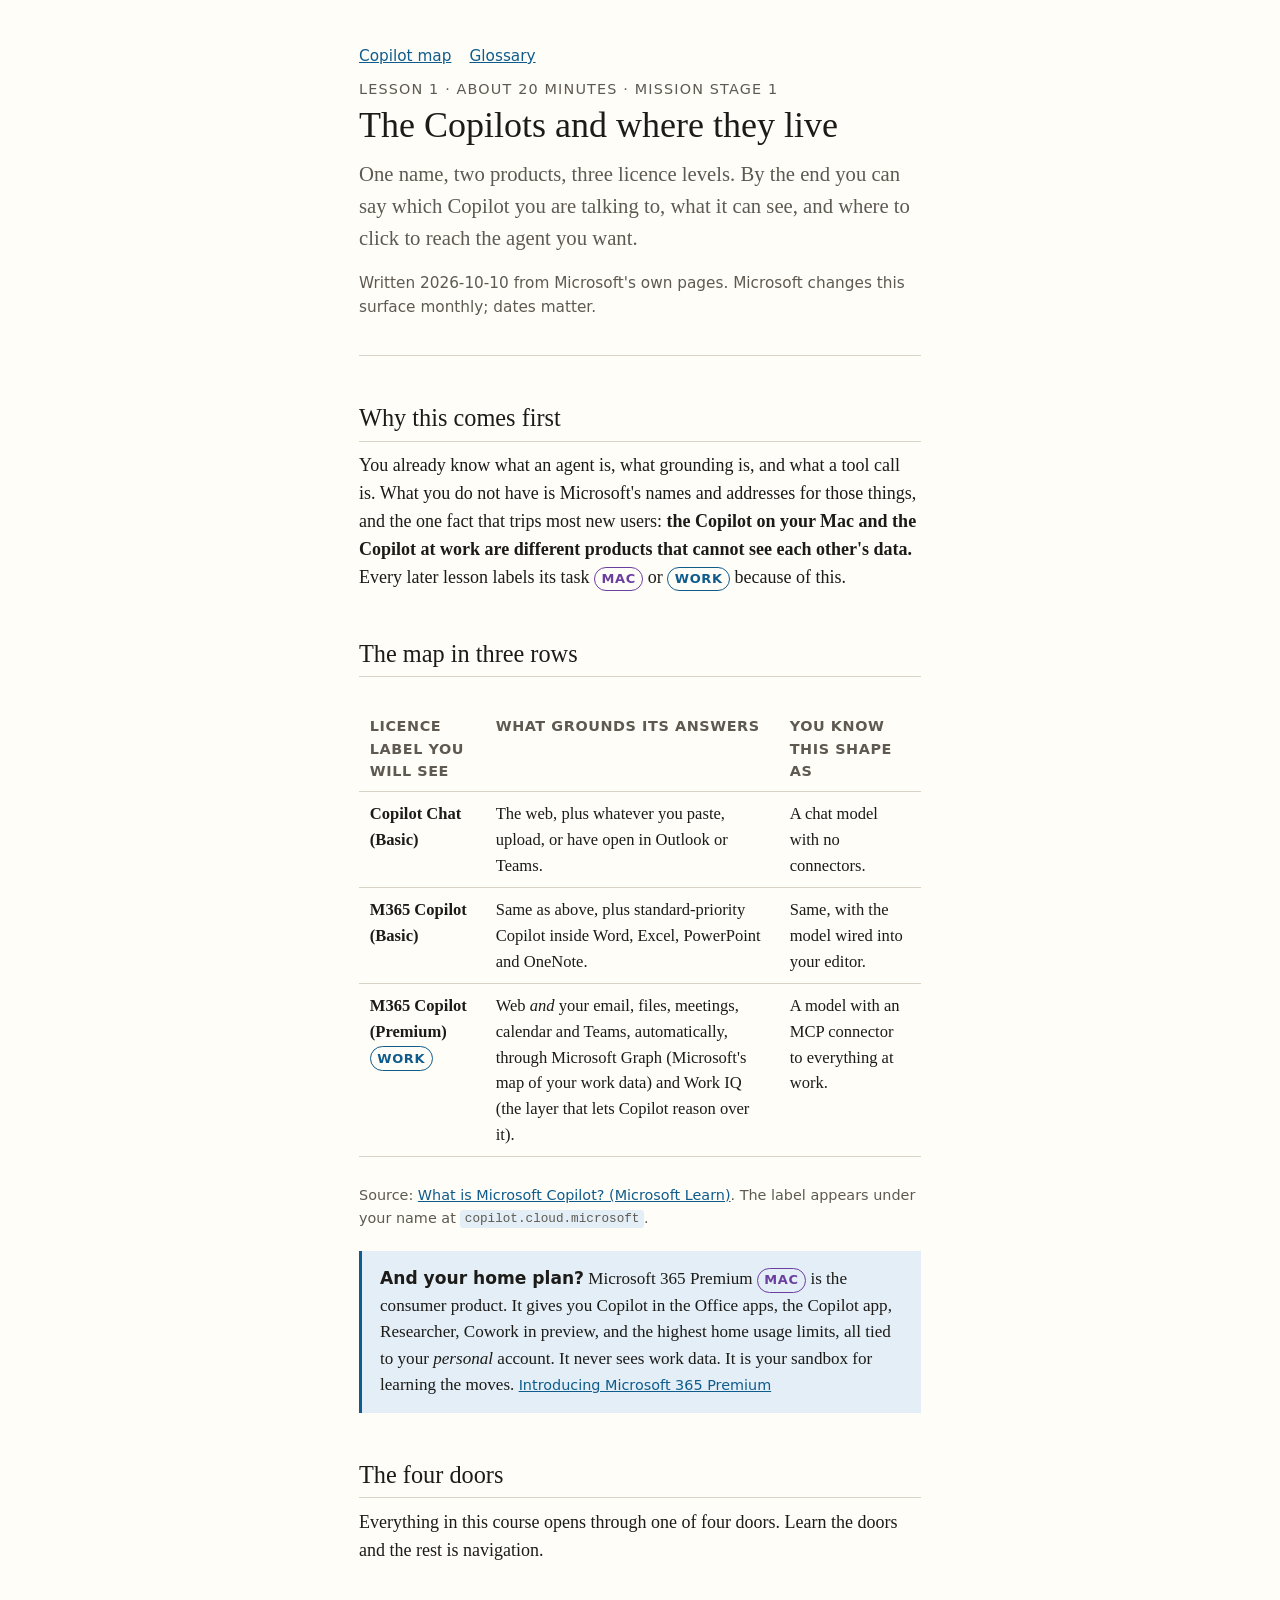
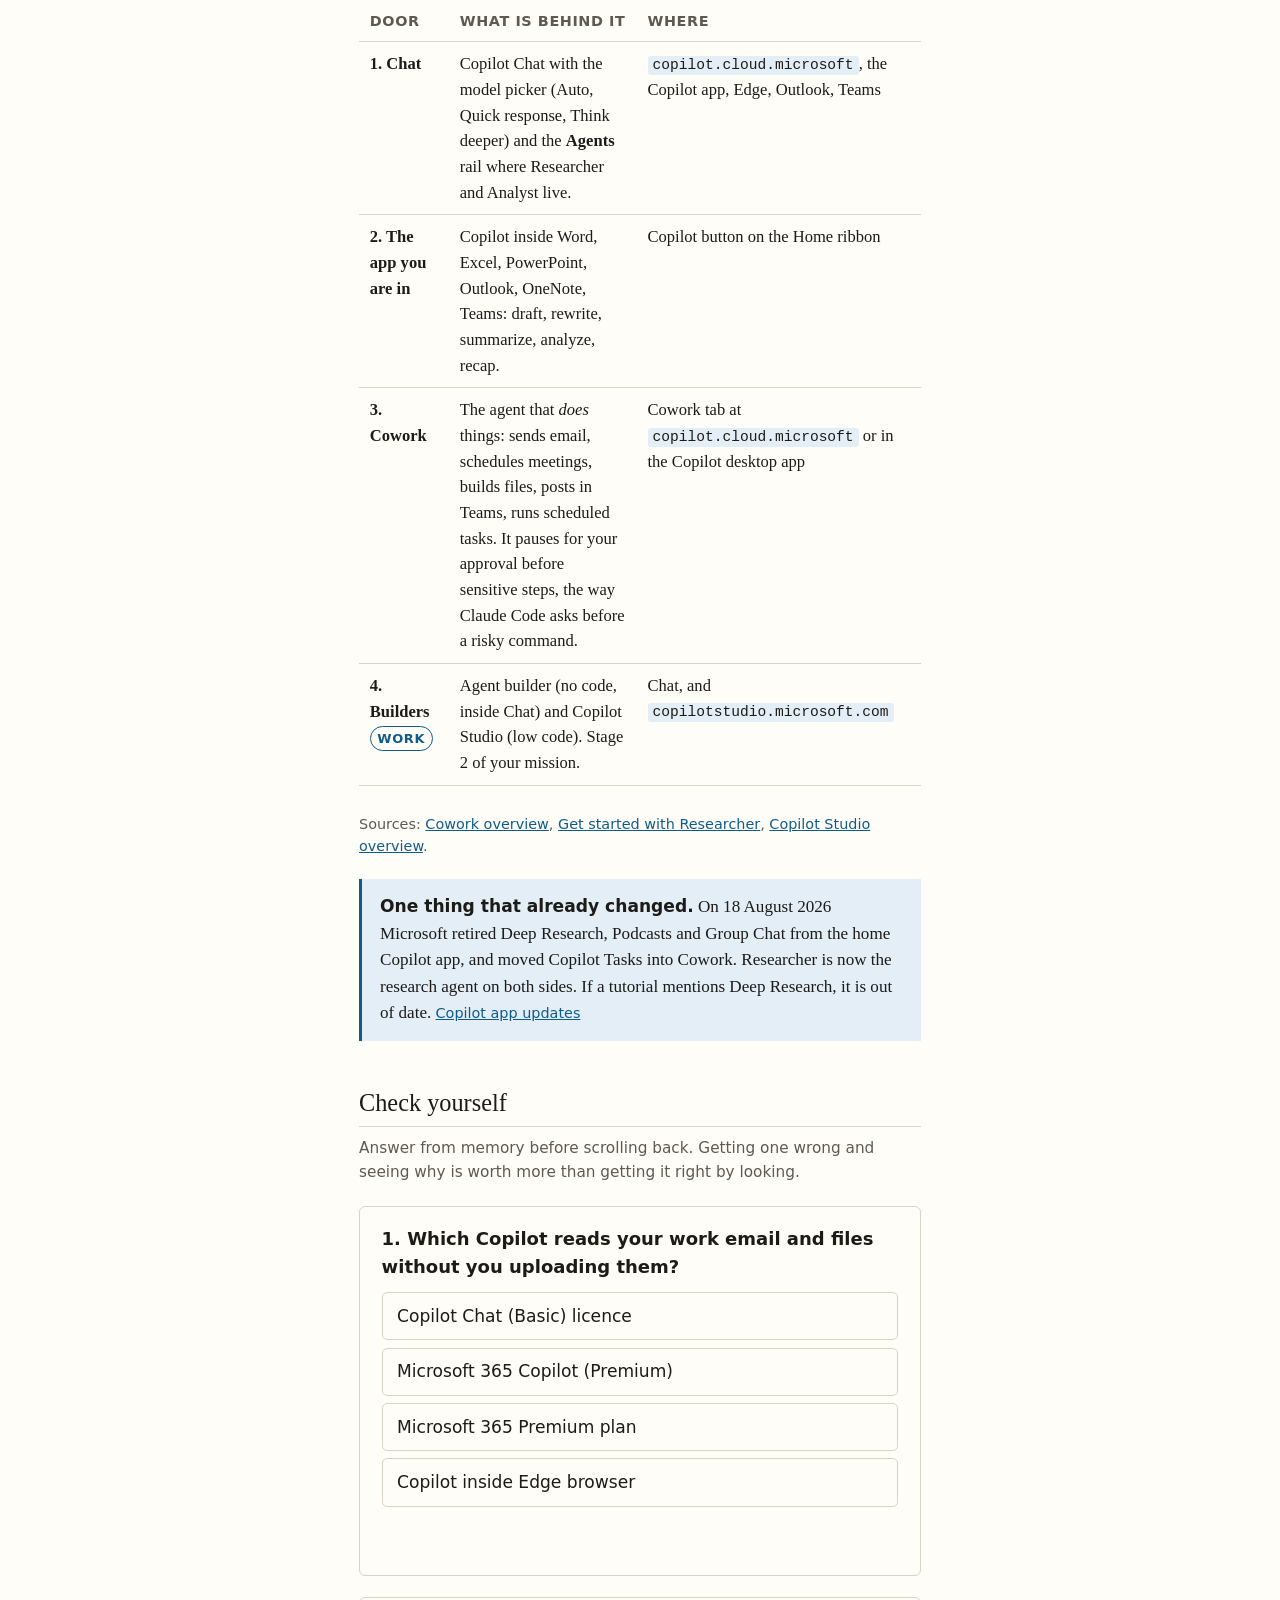
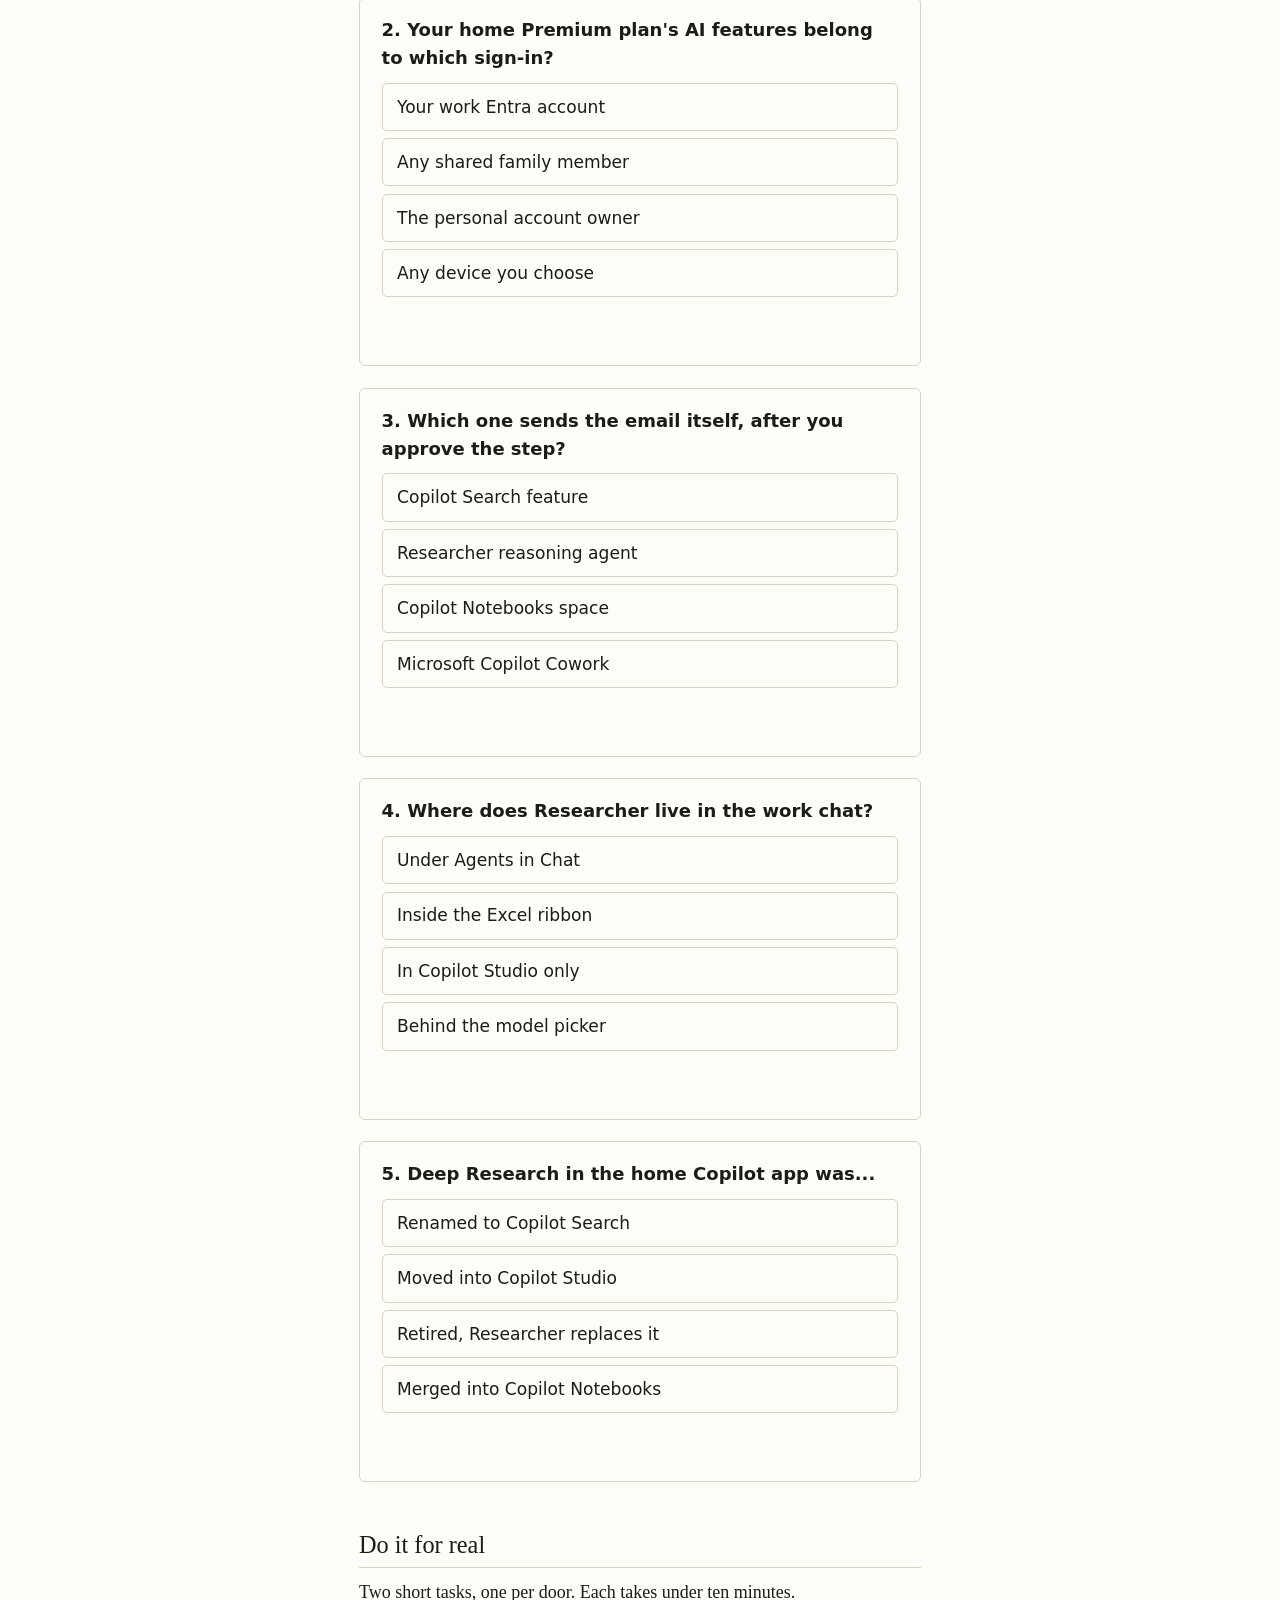
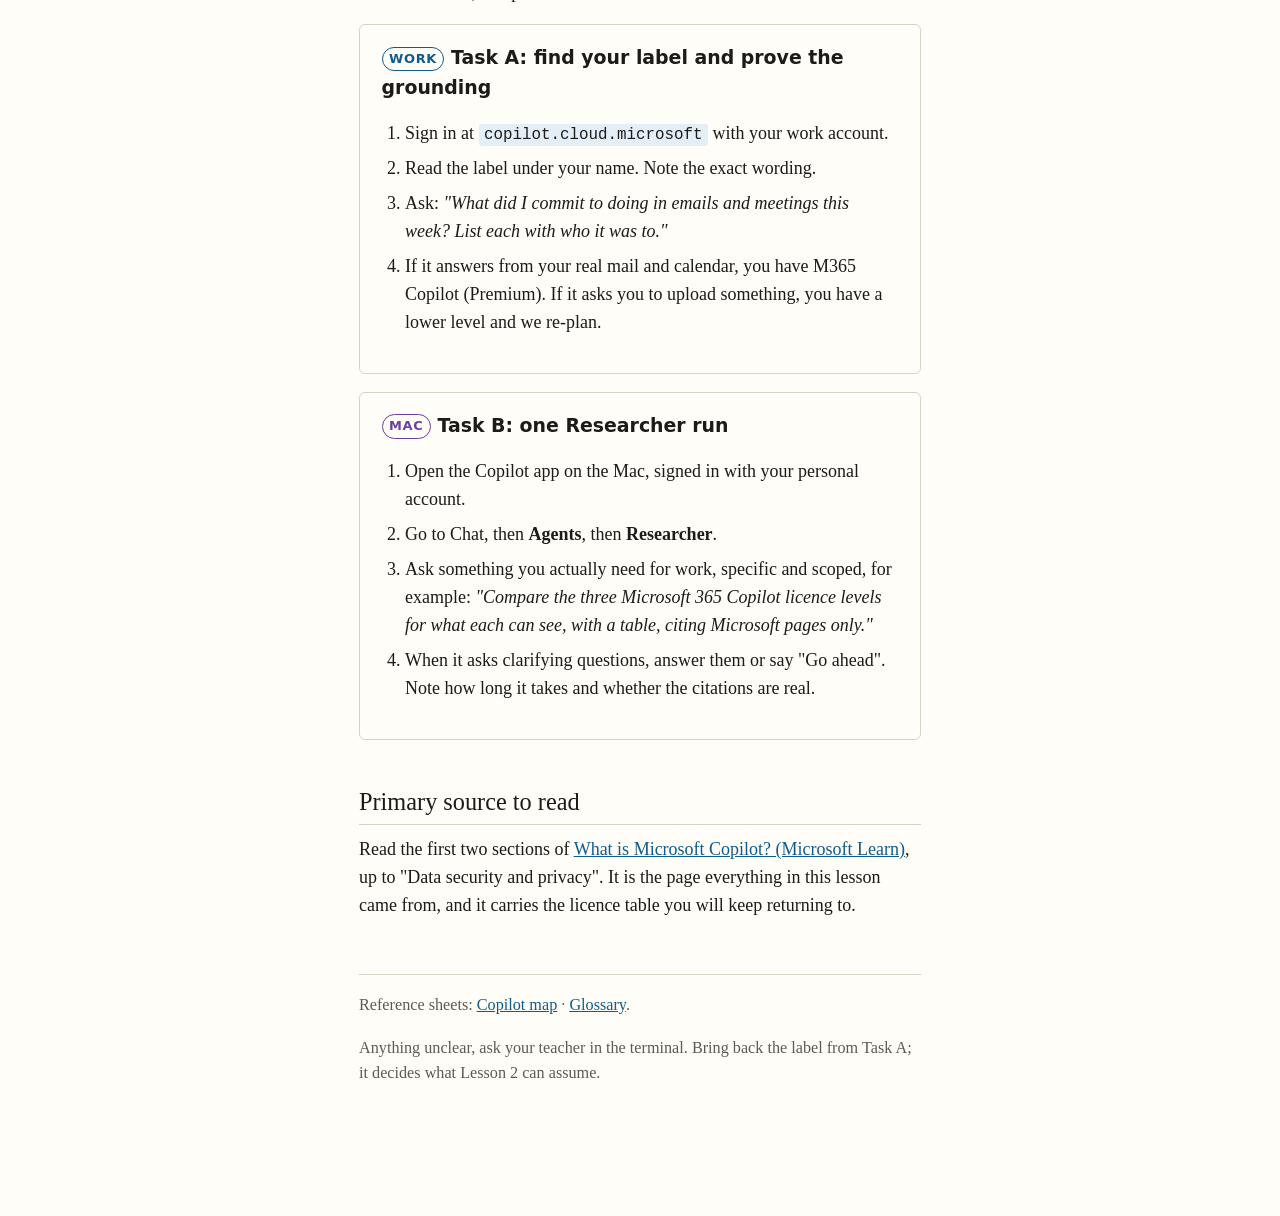
<file: lessons/0001-the-three-copilots-and-where-they-live.html>
<!doctype html>
<html lang="en">
<head>
<meta charset="utf-8">
<meta name="viewport" content="width=device-width, initial-scale=1">
<title>Lesson 1: The Copilots and where they live</title>
<link rel="stylesheet" href="../assets/course.css">
</head>
<body>
<main>
<header class="lesson">
  <nav class="course"><a href="../reference/copilot-map.html">Copilot map</a><a href="../reference/glossary.html">Glossary</a></nav>
  <div class="kicker">Lesson 1 · about 20 minutes · Mission stage 1</div>
  <h1>The Copilots and where they live</h1>
  <p class="lede">One name, two products, three licence levels. By the end you can say which Copilot you are talking to, what it can see, and where to click to reach the agent you want.</p>
  <p class="meta">Written 2026-10-10 from Microsoft's own pages. Microsoft changes this surface monthly; dates matter.</p>
</header>

<h2>Why this comes first</h2>
<p>You already know what an agent is, what grounding is, and what a tool call is. What you do not have is Microsoft's names and addresses for those things, and the one fact that trips most new users: <strong>the Copilot on your Mac and the Copilot at work are different products that cannot see each other's data.</strong> Every later lesson labels its task <span class="tag mac">Mac</span> or <span class="tag work">Work</span> because of this.</p>

<h2>The map in three rows</h2>
<div class="table-wrap">
<table>
<tr><th>Licence label you will see</th><th>What grounds its answers</th><th>You know this shape as</th></tr>
<tr><td><strong>Copilot Chat (Basic)</strong></td><td>The web, plus whatever you paste, upload, or have open in Outlook or Teams.</td><td>A chat model with no connectors.</td></tr>
<tr><td><strong>M365 Copilot (Basic)</strong></td><td>Same as above, plus standard-priority Copilot inside Word, Excel, PowerPoint and OneNote.</td><td>Same, with the model wired into your editor.</td></tr>
<tr><td><strong>M365 Copilot (Premium)</strong> <span class="tag work">Work</span></td><td>Web <em>and</em> your email, files, meetings, calendar and Teams, automatically, through Microsoft Graph (Microsoft's map of your work data) and Work IQ (the layer that lets Copilot reason over it).</td><td>A model with an MCP connector to everything at work.</td></tr>
</table>
</div>
<p class="cite">Source: <a href="https://learn.microsoft.com/en-us/microsoft-365/copilot/microsoft-365-copilot-overview">What is Microsoft Copilot? (Microsoft Learn)</a>. The label appears under your name at <code>copilot.cloud.microsoft</code>.</p>

<div class="aside"><strong>And your home plan?</strong> Microsoft 365 Premium <span class="tag mac">Mac</span> is the consumer product. It gives you Copilot in the Office apps, the Copilot app, Researcher, Cowork in preview, and the highest home usage limits, all tied to your <em>personal</em> account. It never sees work data. It is your sandbox for learning the moves. <span class="cite"><a href="https://support.microsoft.com/en-us/office/introducing-microsoft-365-premium">Introducing Microsoft 365 Premium</a></span></div>

<h2>The four doors</h2>
<p>Everything in this course opens through one of four doors. Learn the doors and the rest is navigation.</p>
<div class="table-wrap">
<table>
<tr><th>Door</th><th>What is behind it</th><th>Where</th></tr>
<tr><td><strong>1. Chat</strong></td><td>Copilot Chat with the model picker (Auto, Quick response, Think deeper) and the <strong>Agents</strong> rail where Researcher and Analyst live.</td><td><code>copilot.cloud.microsoft</code>, the Copilot app, Edge, Outlook, Teams</td></tr>
<tr><td><strong>2. The app you are in</strong></td><td>Copilot inside Word, Excel, PowerPoint, Outlook, OneNote, Teams: draft, rewrite, summarize, analyze, recap.</td><td>Copilot button on the Home ribbon</td></tr>
<tr><td><strong>3. Cowork</strong></td><td>The agent that <em>does</em> things: sends email, schedules meetings, builds files, posts in Teams, runs scheduled tasks. It pauses for your approval before sensitive steps, the way Claude Code asks before a risky command.</td><td>Cowork tab at <code>copilot.cloud.microsoft</code> or in the Copilot desktop app</td></tr>
<tr><td><strong>4. Builders</strong> <span class="tag work">Work</span></td><td>Agent builder (no code, inside Chat) and Copilot Studio (low code). Stage 2 of your mission.</td><td>Chat, and <code>copilotstudio.microsoft.com</code></td></tr>
</table>
</div>
<p class="cite">Sources: <a href="https://learn.microsoft.com/en-us/microsoft-365/copilot/cowork/">Cowork overview</a>, <a href="https://support.microsoft.com/en-us/microsoft-365-copilot/get-started-with-researcher-in-microsoft-365-copilot">Get started with Researcher</a>, <a href="https://learn.microsoft.com/en-us/microsoft-copilot-studio/fundamentals-what-is-copilot-studio">Copilot Studio overview</a>.</p>

<div class="aside"><strong>One thing that already changed.</strong> On 18 August 2026 Microsoft retired Deep Research, Podcasts and Group Chat from the home Copilot app, and moved Copilot Tasks into Cowork. Researcher is now the research agent on both sides. If a tutorial mentions Deep Research, it is out of date. <span class="cite"><a href="https://support.microsoft.com/en-us/microsoft-365-copilot/learning/changes-microsoft-copilot-app">Copilot app updates</a></span></div>

<h2>Check yourself</h2>
<p class="meta">Answer from memory before scrolling back. Getting one wrong and seeing why is worth more than getting it right by looking.</p>
<p class="quiz-score"></p>

<div class="quiz" data-answer="1">
  <p class="q">1. Which Copilot reads your work email and files without you uploading them?</p>
  <div class="opts">
    <button class="opt">Copilot Chat (Basic) licence</button>
    <button class="opt">Microsoft 365 Copilot (Premium)</button>
    <button class="opt">Microsoft 365 Premium plan</button>
    <button class="opt">Copilot inside Edge browser</button>
  </div>
  <p class="feedback"></p>
  <p class="why" hidden>Only the work add-on's top level grounds in Graph and Work IQ automatically. The home "Premium" plan shares the word but not the data.</p>
</div>

<div class="quiz" data-answer="2">
  <p class="q">2. Your home Premium plan's AI features belong to which sign-in?</p>
  <div class="opts">
    <button class="opt">Your work Entra account</button>
    <button class="opt">Any shared family member</button>
    <button class="opt">The personal account owner</button>
    <button class="opt">Any device you choose</button>
  </div>
  <p class="feedback"></p>
  <p class="why" hidden>Premium covers up to six people, but the AI features are for the subscription owner only and cannot be shared.</p>
</div>

<div class="quiz" data-answer="3">
  <p class="q">3. Which one sends the email itself, after you approve the step?</p>
  <div class="opts">
    <button class="opt">Copilot Search feature</button>
    <button class="opt">Researcher reasoning agent</button>
    <button class="opt">Copilot Notebooks space</button>
    <button class="opt">Microsoft Copilot Cowork</button>
  </div>
  <p class="feedback"></p>
  <p class="why" hidden>Cowork acts: it drafts and sends through Outlook, schedules, builds files, posts in Teams. Researcher only reports.</p>
</div>

<div class="quiz" data-answer="0">
  <p class="q">4. Where does Researcher live in the work chat?</p>
  <div class="opts">
    <button class="opt">Under Agents in Chat</button>
    <button class="opt">Inside the Excel ribbon</button>
    <button class="opt">In Copilot Studio only</button>
    <button class="opt">Behind the model picker</button>
  </div>
  <p class="feedback"></p>
  <p class="why" hidden>Open Chat, then the Agents rail. Researcher can also be invoked inside a Notebook.</p>
</div>

<div class="quiz" data-answer="2">
  <p class="q">5. Deep Research in the home Copilot app was...</p>
  <div class="opts">
    <button class="opt">Renamed to Copilot Search</button>
    <button class="opt">Moved into Copilot Studio</button>
    <button class="opt">Retired, Researcher replaces it</button>
    <button class="opt">Merged into Copilot Notebooks</button>
  </div>
  <p class="feedback"></p>
  <p class="why" hidden>Retired 18 August 2026. Researcher is the research agent on both the home and work sides now.</p>
</div>

<h2>Do it for real</h2>
<p>Two short tasks, one per door. Each takes under ten minutes.</p>

<div class="task">
  <h3><span class="tag work">Work</span> Task A: find your label and prove the grounding</h3>
  <ol>
    <li>Sign in at <code>copilot.cloud.microsoft</code> with your work account.</li>
    <li>Read the label under your name. Note the exact wording.</li>
    <li>Ask: <em>"What did I commit to doing in emails and meetings this week? List each with who it was to."</em></li>
    <li>If it answers from your real mail and calendar, you have M365 Copilot (Premium). If it asks you to upload something, you have a lower level and we re-plan.</li>
  </ol>
</div>

<div class="task">
  <h3><span class="tag mac">Mac</span> Task B: one Researcher run</h3>
  <ol>
    <li>Open the Copilot app on the Mac, signed in with your personal account.</li>
    <li>Go to Chat, then <strong>Agents</strong>, then <strong>Researcher</strong>.</li>
    <li>Ask something you actually need for work, specific and scoped, for example: <em>"Compare the three Microsoft 365 Copilot licence levels for what each can see, with a table, citing Microsoft pages only."</em></li>
    <li>When it asks clarifying questions, answer them or say "Go ahead". Note how long it takes and whether the citations are real.</li>
  </ol>
</div>

<h2>Primary source to read</h2>
<p>Read the first two sections of <a href="https://learn.microsoft.com/en-us/microsoft-365/copilot/microsoft-365-copilot-overview">What is Microsoft Copilot? (Microsoft Learn)</a>, up to "Data security and privacy". It is the page everything in this lesson came from, and it carries the licence table you will keep returning to.</p>

<footer class="lesson">
  <p>Reference sheets: <a href="../reference/copilot-map.html">Copilot map</a> · <a href="../reference/glossary.html">Glossary</a>.</p>
  <p>Anything unclear, ask your teacher in the terminal. Bring back the label from Task A; it decides what Lesson 2 can assume.</p>
</footer>
</main>
<script src="../assets/quiz.js"></script>
</body>
</html>
</file>
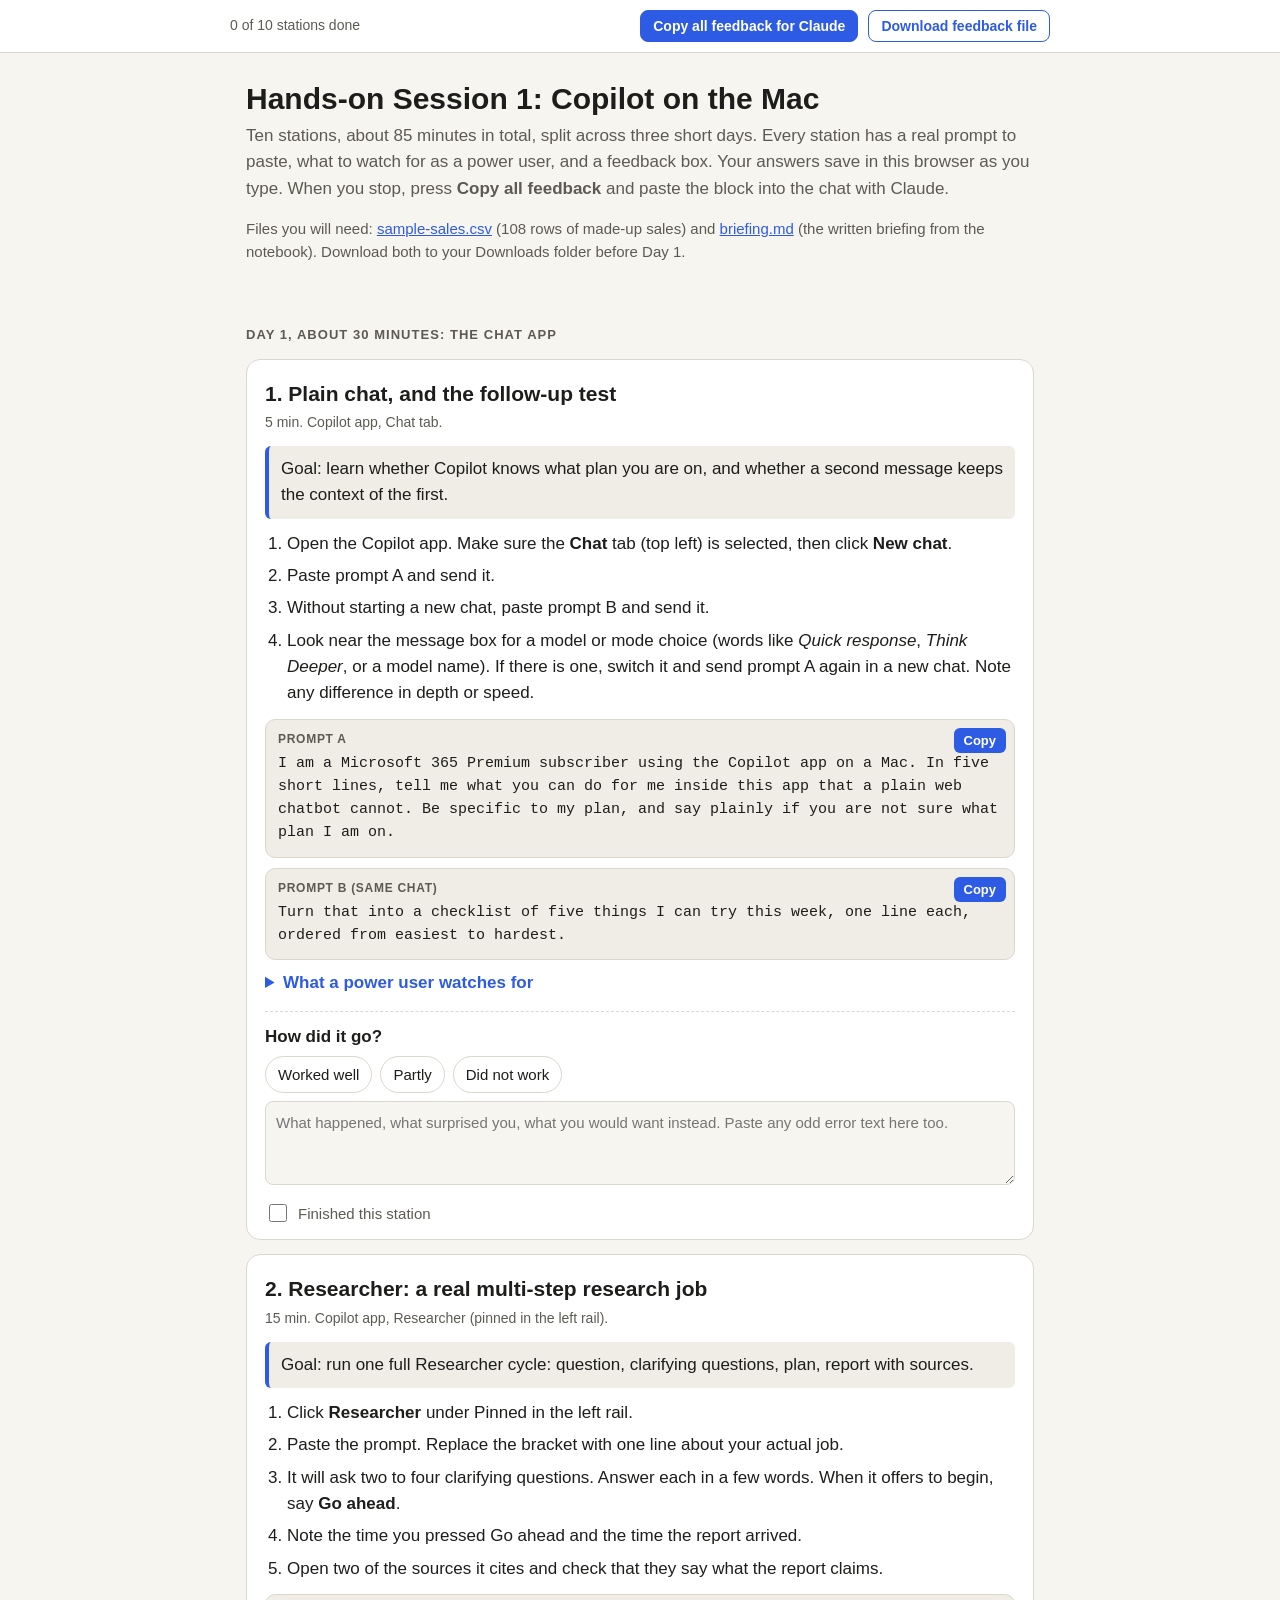
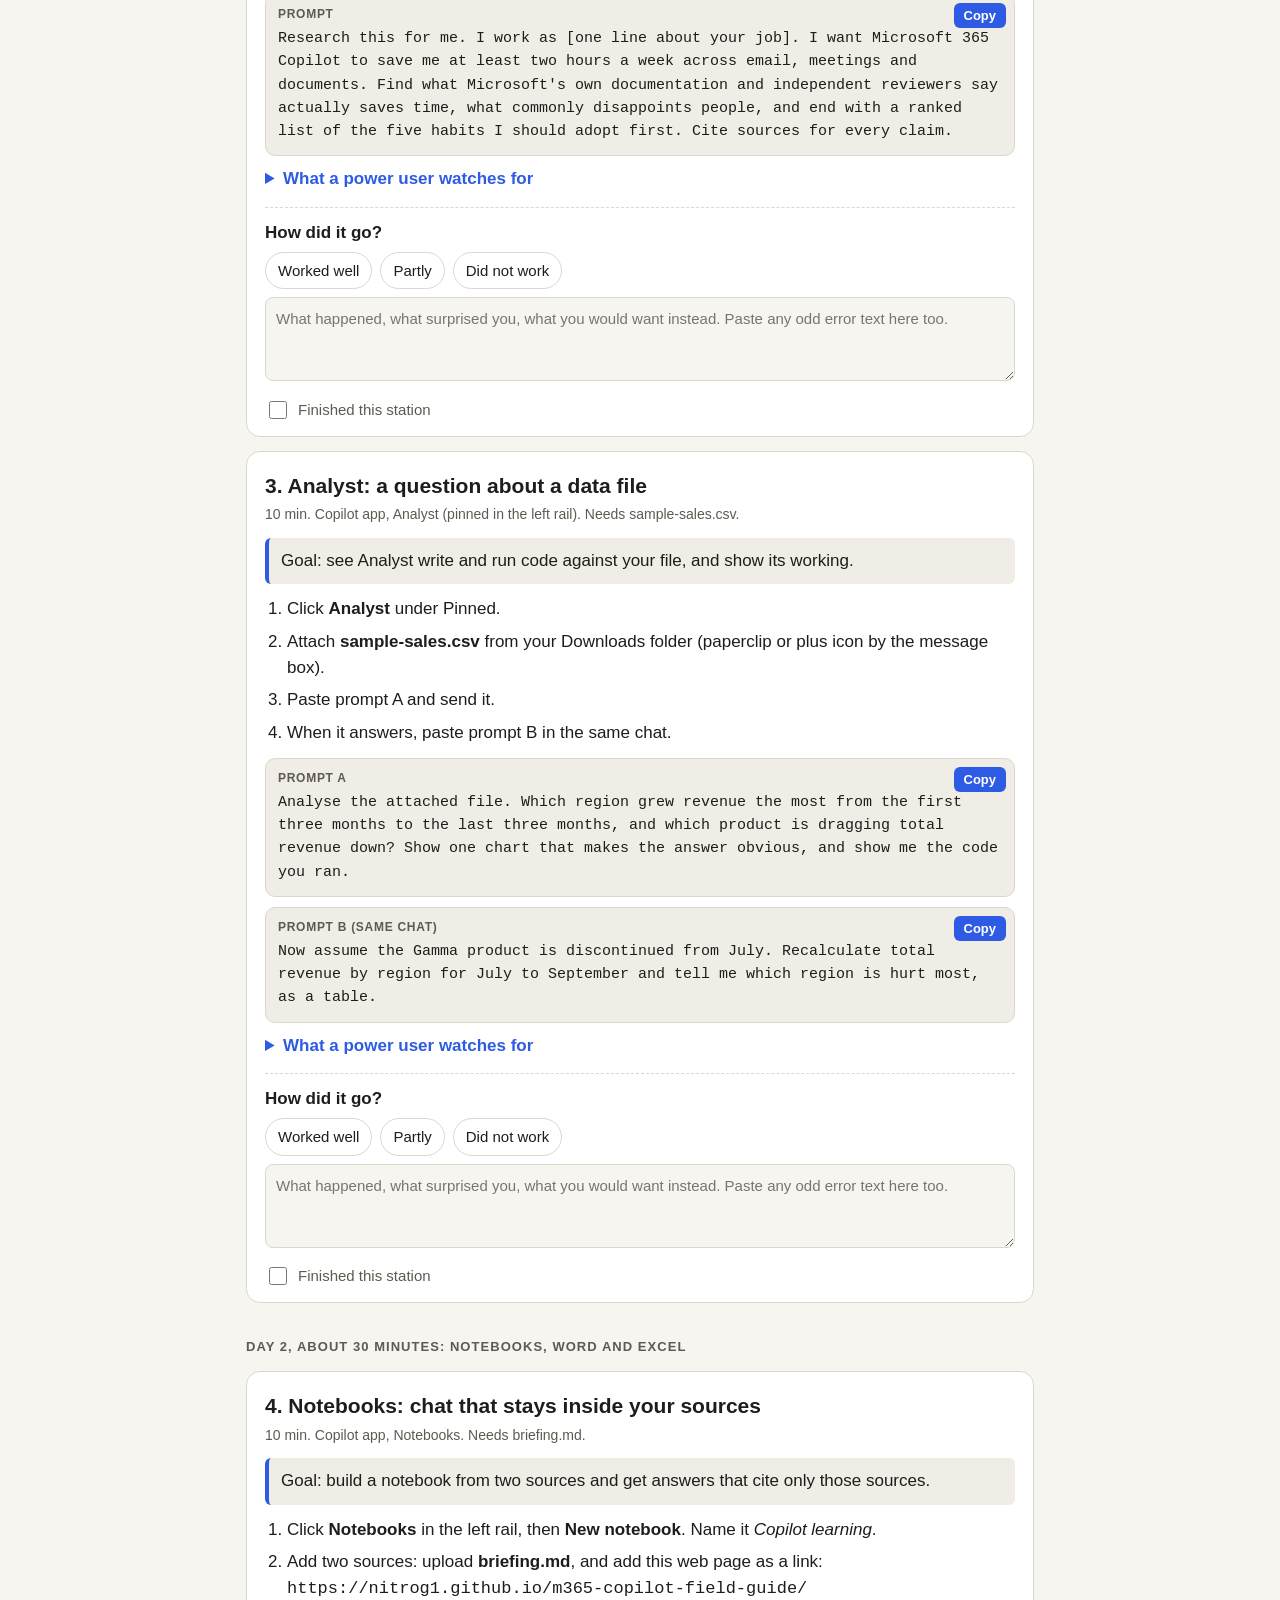
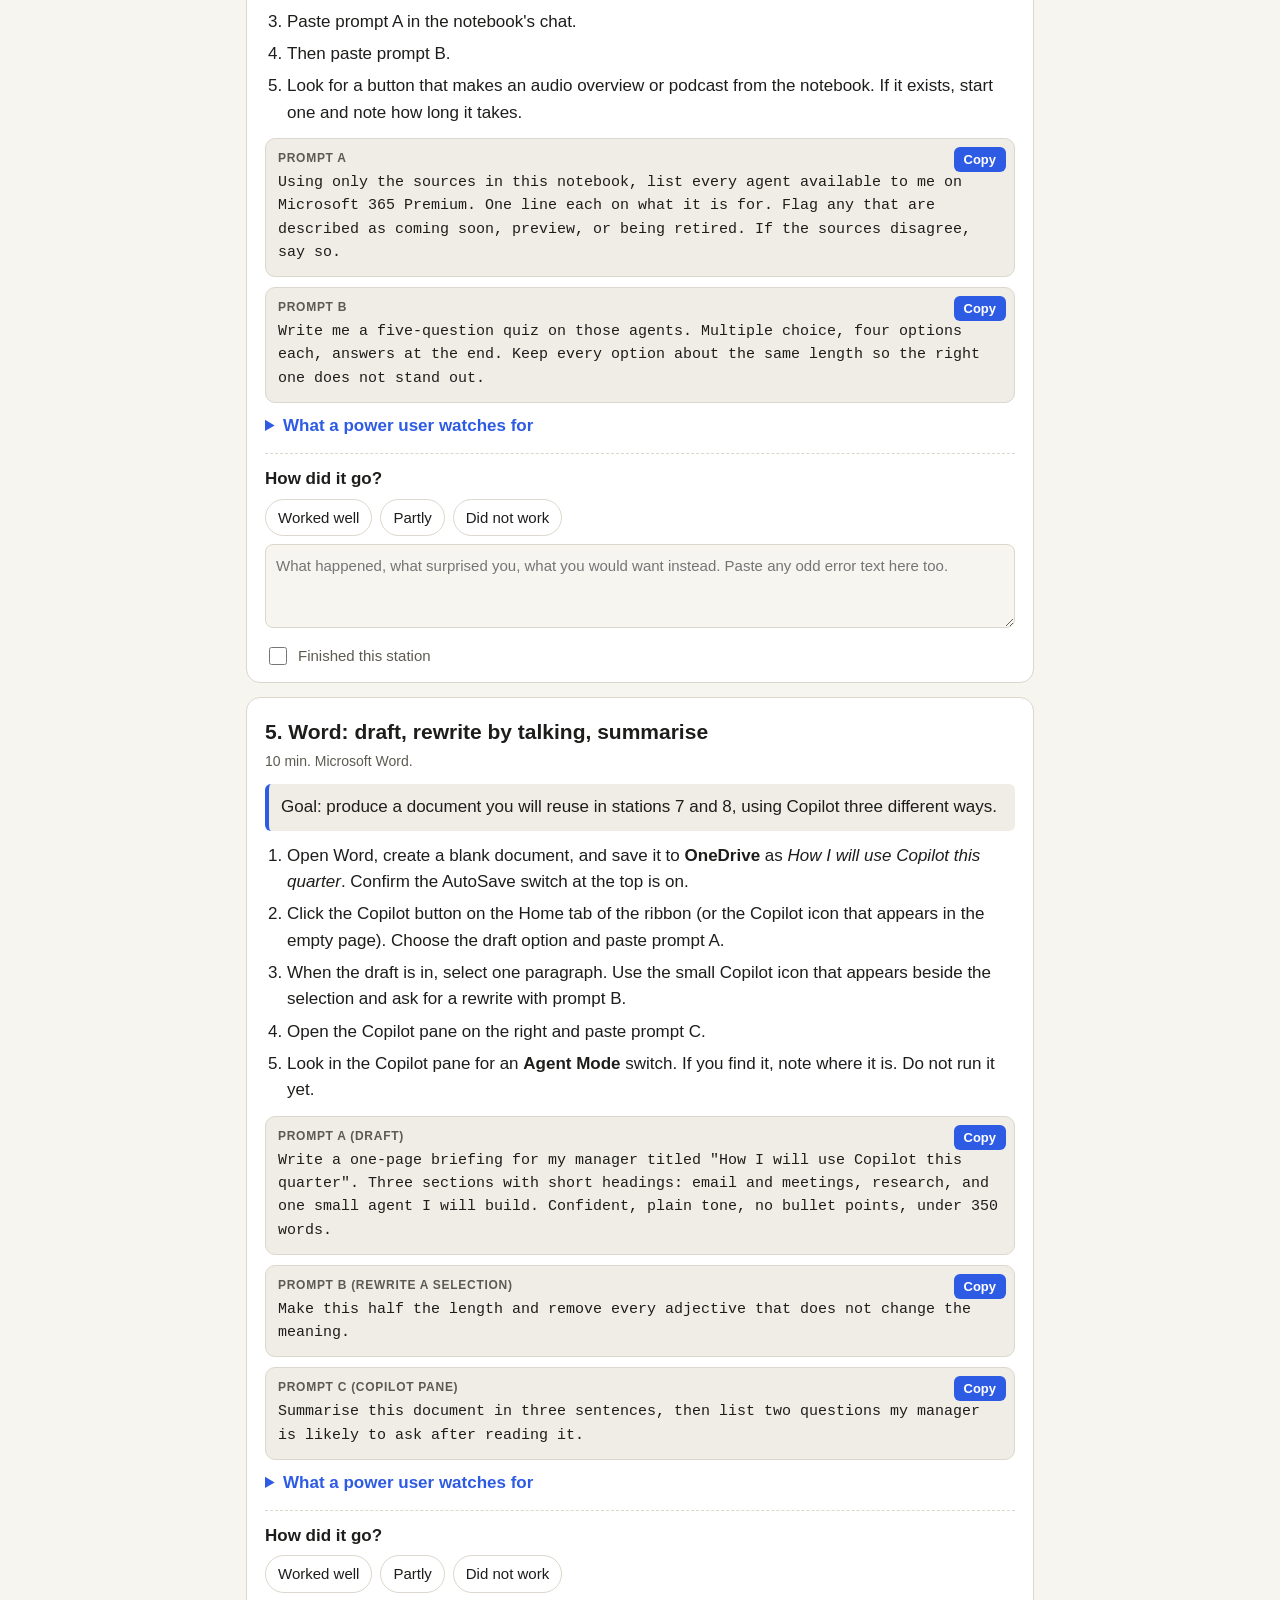
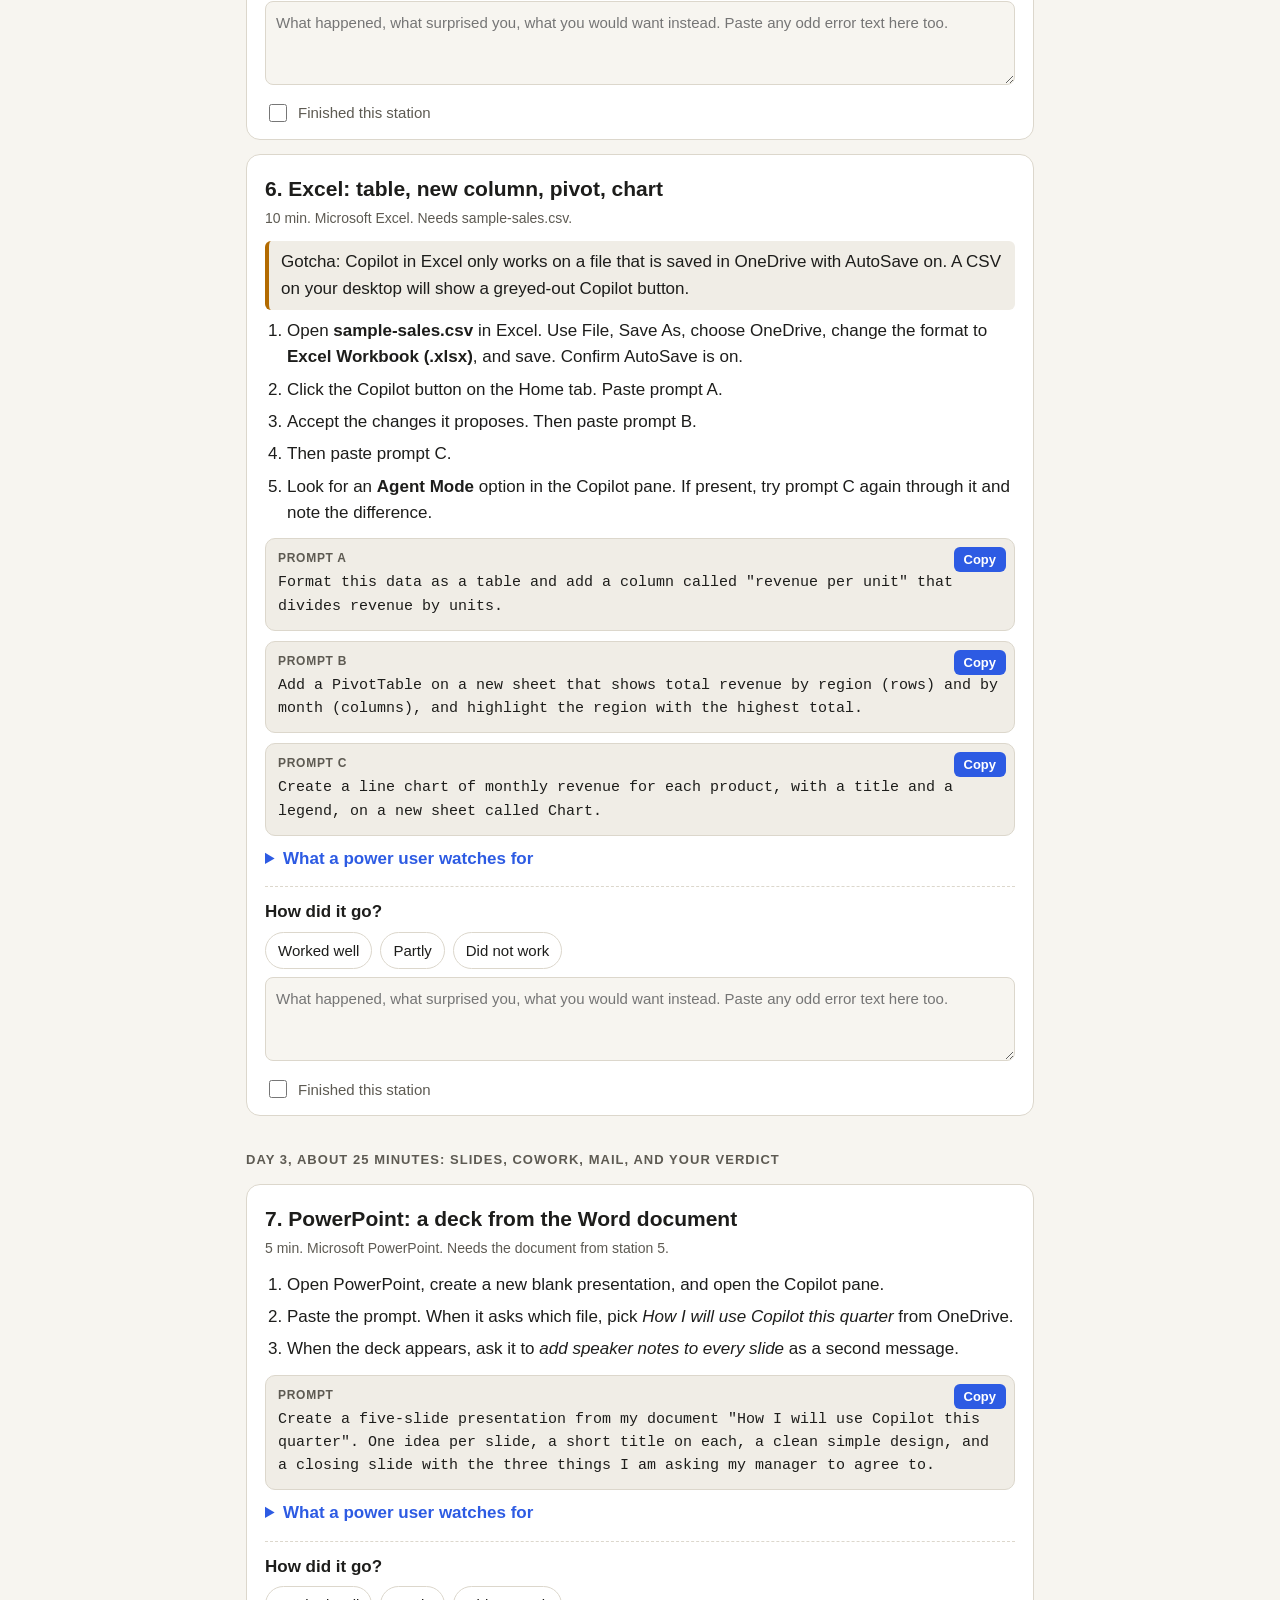
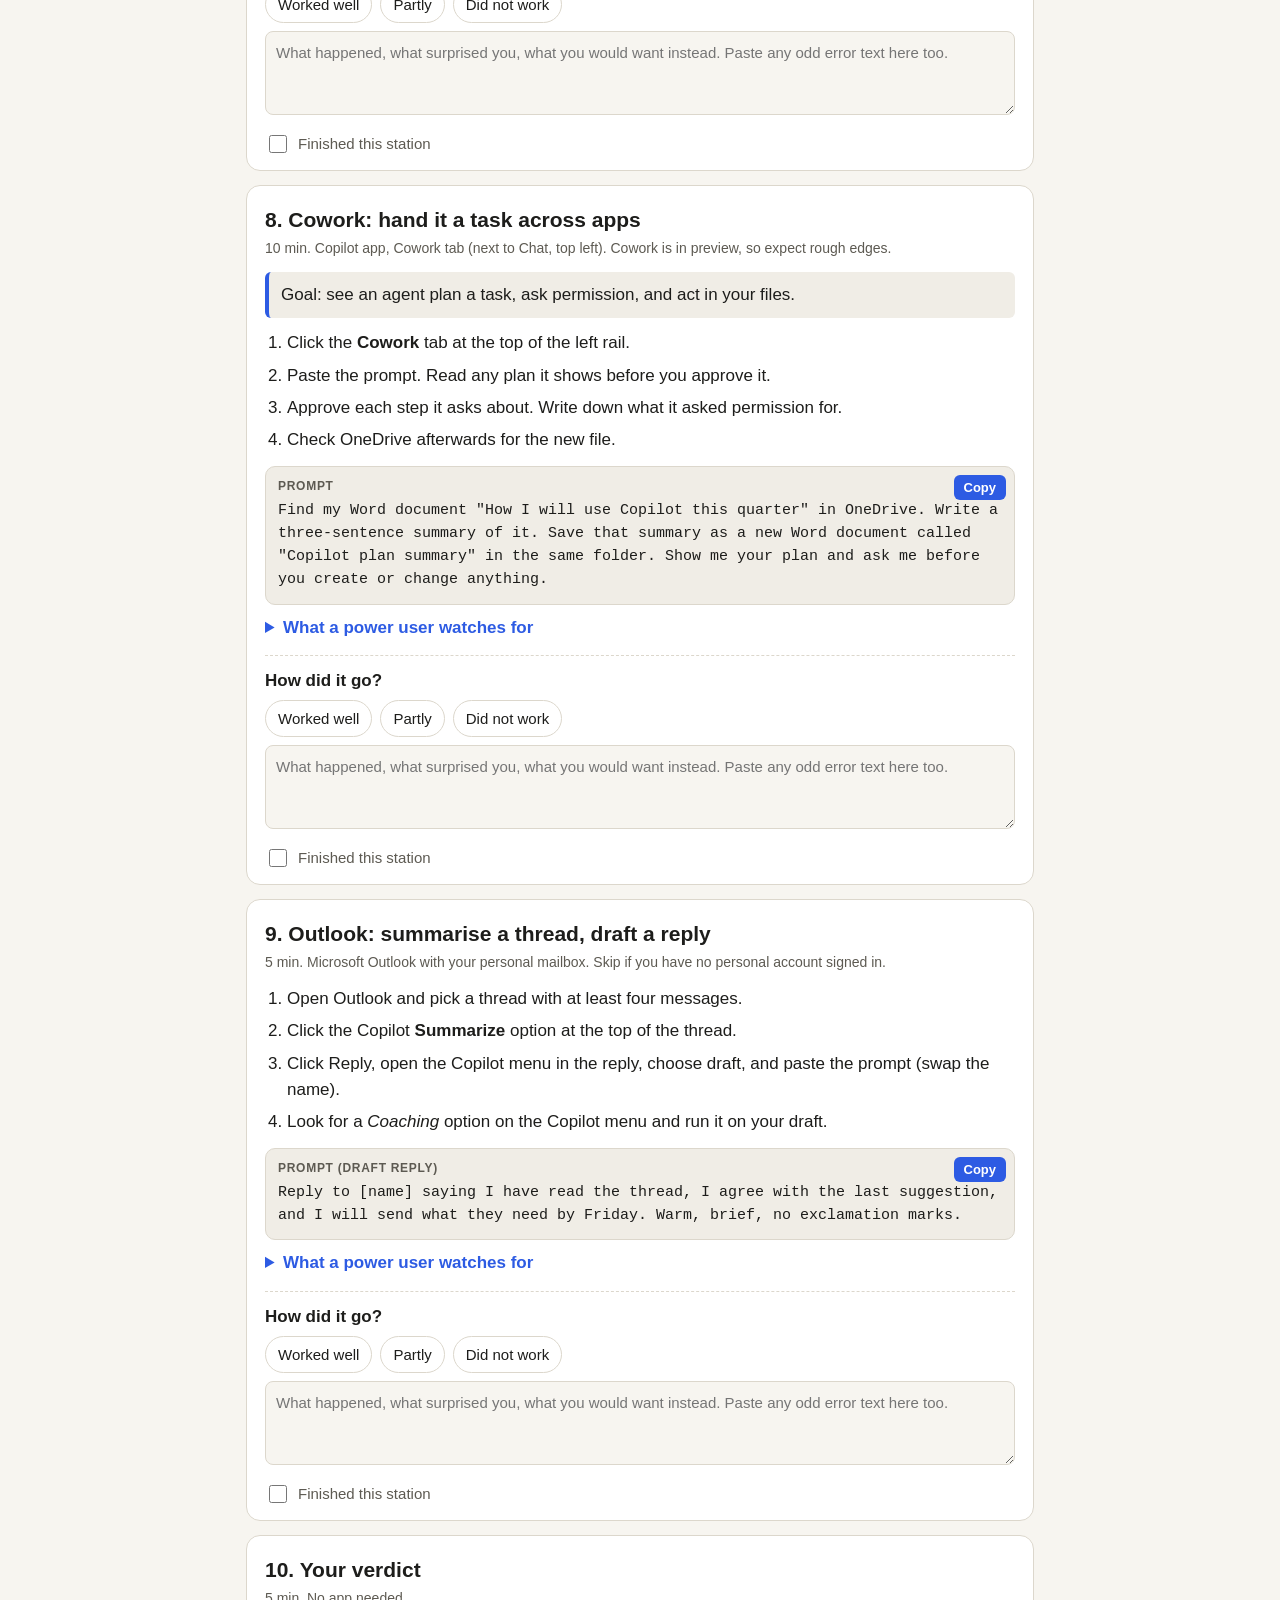
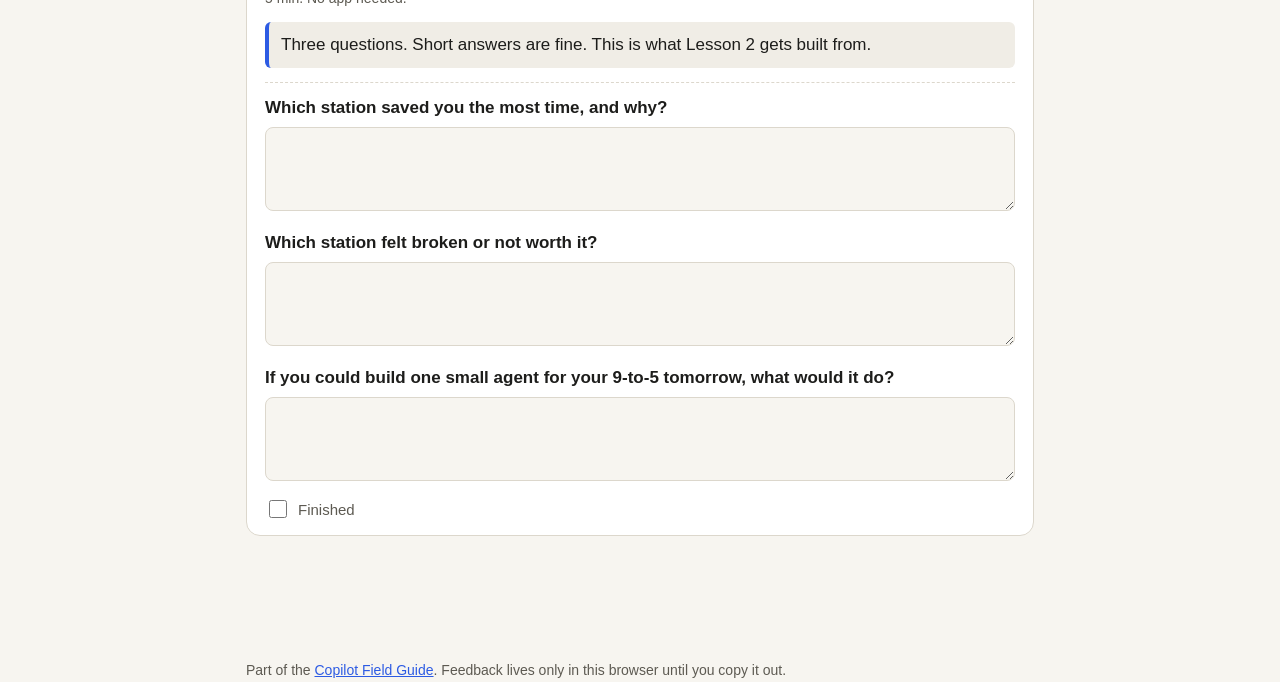
<file: practice/session-01-hands-on.html>
<!doctype html>
<html lang="en">
<head>
<meta charset="utf-8">
<meta name="viewport" content="width=device-width, initial-scale=1">
<title>Hands-on Session 1: Copilot on the Mac</title>
<style>
:root{--bg:#f7f5f0;--panel:#fff;--ink:#1d1d1b;--muted:#5d5a52;--line:#dcd7cc;--accent:#2d5be3;--ok:#1f7a3a;--warn:#b26a00;--bad:#b3261e;--code:#f0ede6}
@media (prefers-color-scheme:dark){:root:not([data-theme=light]){--bg:#15151a;--panel:#1f1f26;--ink:#ecebe6;--muted:#a8a69e;--line:#34343d;--accent:#7f9dff;--ok:#5ccc80;--warn:#f0b05a;--bad:#ff8a80;--code:#2a2a33}}
*{box-sizing:border-box}
body{margin:0;background:var(--bg);color:var(--ink);font:17px/1.55 -apple-system,"Segoe UI",Helvetica,Arial,sans-serif}
header{padding:28px 16px 12px;max-width:820px;margin:0 auto}
h1{font-size:30px;margin:0 0 6px;line-height:1.2}
.lede{color:var(--muted);margin:0 0 14px}
main{max-width:820px;margin:0 auto;padding:0 16px 80px}
.day{margin:34px 0 10px;font-size:13px;letter-spacing:.08em;text-transform:uppercase;color:var(--muted);font-weight:600}
.station{background:var(--panel);border:1px solid var(--line);border-radius:14px;padding:18px 18px 14px;margin:14px 0}
.station h2{font-size:21px;margin:0 0 2px}
.meta{color:var(--muted);font-size:14px;margin:0 0 12px}
.goal{margin:0 0 12px;padding:10px 12px;border-left:4px solid var(--accent);background:var(--code);border-radius:6px}
ol{padding-left:22px;margin:8px 0 12px}
ol li{margin:6px 0}
.prompt{position:relative;background:var(--code);border:1px solid var(--line);border-radius:10px;padding:12px 12px 12px;margin:10px 0;font-family:ui-monospace,Menlo,Consolas,monospace;font-size:15px;white-space:pre-wrap;word-break:break-word}
.prompt button{position:absolute;top:8px;right:8px;font:600 13px -apple-system,sans-serif;background:var(--accent);color:#fff;border:0;border-radius:6px;padding:5px 10px;cursor:pointer}
.prompt button.copied{background:var(--ok)}
.prompt .label{display:block;font:600 12px -apple-system,sans-serif;color:var(--muted);letter-spacing:.06em;text-transform:uppercase;margin-bottom:6px;padding-right:70px}
.look{margin:10px 0 0}
.look summary{cursor:pointer;font-weight:600;color:var(--accent)}
.look ul{margin:6px 0 0;padding-left:20px}
.fb{margin-top:14px;border-top:1px dashed var(--line);padding-top:12px}
.fb .q{font-weight:600;margin-bottom:6px}
.choices{display:flex;gap:8px;flex-wrap:wrap;margin-bottom:8px}
.choices label{border:1px solid var(--line);border-radius:999px;padding:6px 12px;cursor:pointer;font-size:15px;user-select:none}
.choices input{display:none}
.choices label:has(input:checked){border-color:currentColor;font-weight:600}
.choices label.ok:has(input:checked){color:var(--ok)}.choices label.part:has(input:checked){color:var(--warn)}.choices label.bad:has(input:checked){color:var(--bad)}
textarea{width:100%;min-height:84px;font:15px/1.5 -apple-system,sans-serif;padding:10px;border:1px solid var(--line);border-radius:8px;background:var(--bg);color:var(--ink);resize:vertical}
.done{display:flex;align-items:center;gap:8px;margin-top:8px;font-size:15px;color:var(--muted)}
.done input{width:18px;height:18px}
.saved{font-size:12px;color:var(--muted);float:right}
.bar{position:sticky;top:0;z-index:5;background:var(--panel);border-bottom:1px solid var(--line);padding:10px 16px;display:flex;gap:10px;align-items:center;flex-wrap:wrap}
.bar .inner{max-width:820px;margin:0 auto;width:100%;display:flex;gap:10px;align-items:center;flex-wrap:wrap}
.bar .prog{flex:1;color:var(--muted);font-size:14px;min-width:120px}
.bar button{font:600 14px -apple-system,sans-serif;border:1px solid var(--accent);color:var(--accent);background:transparent;border-radius:8px;padding:7px 12px;cursor:pointer}
.bar button.primary{background:var(--accent);color:#fff}
.note{font-size:15px;color:var(--muted)}
kbd{font:600 13px ui-monospace,Menlo,monospace;background:var(--code);border:1px solid var(--line);border-radius:4px;padding:1px 5px}
a{color:var(--accent)}
.gotcha{border-left:4px solid var(--warn);background:var(--code);padding:8px 12px;border-radius:6px;margin:8px 0}
footer{max-width:820px;margin:30px auto 0;padding:0 16px;color:var(--muted);font-size:14px}
</style>
</head>
<body>
<div class="bar"><div class="inner">
  <span class="prog" id="prog">0 of 10 stations done</span>
  <button id="copyAll" class="primary">Copy all feedback for Claude</button>
  <button id="dl">Download feedback file</button>
</div></div>

<header>
  <h1>Hands-on Session 1: Copilot on the Mac</h1>
  <p class="lede">Ten stations, about 85 minutes in total, split across three short days. Every station has a real prompt to paste, what to watch for as a power user, and a feedback box. Your answers save in this browser as you type. When you stop, press <strong>Copy all feedback</strong> and paste the block into the chat with Claude.</p>
  <p class="note">Files you will need: <a href="../assets/sample-sales.csv" download>sample-sales.csv</a> (108 rows of made-up sales) and <a href="../assets/briefing.md" download>briefing.md</a> (the written briefing from the notebook). Download both to your Downloads folder before Day 1.</p>
</header>

<main>

<div class="day">Day 1, about 30 minutes: the chat app</div>

<section class="station" id="s1" data-n="1">
  <h2>1. Plain chat, and the follow-up test</h2>
  <p class="meta">5 min. Copilot app, Chat tab.</p>
  <p class="goal">Goal: learn whether Copilot knows what plan you are on, and whether a second message keeps the context of the first.</p>
  <ol>
    <li>Open the Copilot app. Make sure the <strong>Chat</strong> tab (top left) is selected, then click <strong>New chat</strong>.</li>
    <li>Paste prompt A and send it.</li>
    <li>Without starting a new chat, paste prompt B and send it.</li>
    <li>Look near the message box for a model or mode choice (words like <em>Quick response</em>, <em>Think Deeper</em>, or a model name). If there is one, switch it and send prompt A again in a new chat. Note any difference in depth or speed.</li>
  </ol>
  <div class="prompt"><span class="label">Prompt A</span>I am a Microsoft 365 Premium subscriber using the Copilot app on a Mac. In five short lines, tell me what you can do for me inside this app that a plain web chatbot cannot. Be specific to my plan, and say plainly if you are not sure what plan I am on.</div>
  <div class="prompt"><span class="label">Prompt B (same chat)</span>Turn that into a checklist of five things I can try this week, one line each, ordered from easiest to hardest.</div>
  <details class="look"><summary>What a power user watches for</summary><ul>
    <li>Did it name your plan correctly, or guess? Guessing is a sign it does not see your account.</li>
    <li>Did prompt B reuse the five lines from A, or start over? Reuse means the chat holds context.</li>
    <li>Does the mode switch change anything you can see? Write down what, in one line.</li>
  </ul></details>
  <div class="fb"></div>
</section>

<section class="station" id="s2" data-n="2">
  <h2>2. Researcher: a real multi-step research job</h2>
  <p class="meta">15 min. Copilot app, Researcher (pinned in the left rail).</p>
  <p class="goal">Goal: run one full Researcher cycle: question, clarifying questions, plan, report with sources.</p>
  <ol>
    <li>Click <strong>Researcher</strong> under Pinned in the left rail.</li>
    <li>Paste the prompt. Replace the bracket with one line about your actual job.</li>
    <li>It will ask two to four clarifying questions. Answer each in a few words. When it offers to begin, say <strong>Go ahead</strong>.</li>
    <li>Note the time you pressed Go ahead and the time the report arrived.</li>
    <li>Open two of the sources it cites and check that they say what the report claims.</li>
  </ol>
  <div class="prompt"><span class="label">Prompt</span>Research this for me. I work as [one line about your job]. I want Microsoft 365 Copilot to save me at least two hours a week across email, meetings and documents. Find what Microsoft's own documentation and independent reviewers say actually saves time, what commonly disappoints people, and end with a ranked list of the five habits I should adopt first. Cite sources for every claim.</div>
  <details class="look"><summary>What a power user watches for</summary><ul>
    <li>The clarifying questions are the product. Good answers here change the report more than a longer prompt does.</li>
    <li>How long did it run? Researcher is slow by design. Minutes, not seconds.</li>
    <li>Did the two sources you checked hold up? If one did not, that is worth a line in the feedback.</li>
    <li>Look for a model or mode choice inside Researcher. If you see one, note the names.</li>
  </ul></details>
  <div class="fb"></div>
</section>

<section class="station" id="s3" data-n="3">
  <h2>3. Analyst: a question about a data file</h2>
  <p class="meta">10 min. Copilot app, Analyst (pinned in the left rail). Needs sample-sales.csv.</p>
  <p class="goal">Goal: see Analyst write and run code against your file, and show its working.</p>
  <ol>
    <li>Click <strong>Analyst</strong> under Pinned.</li>
    <li>Attach <strong>sample-sales.csv</strong> from your Downloads folder (paperclip or plus icon by the message box).</li>
    <li>Paste prompt A and send it.</li>
    <li>When it answers, paste prompt B in the same chat.</li>
  </ol>
  <div class="prompt"><span class="label">Prompt A</span>Analyse the attached file. Which region grew revenue the most from the first three months to the last three months, and which product is dragging total revenue down? Show one chart that makes the answer obvious, and show me the code you ran.</div>
  <div class="prompt"><span class="label">Prompt B (same chat)</span>Now assume the Gamma product is discontinued from July. Recalculate total revenue by region for July to September and tell me which region is hurt most, as a table.</div>
  <details class="look"><summary>What a power user watches for</summary><ul>
    <li>The code it shows is Python. You do not need to read it, but check that it printed it rather than hiding it.</li>
    <li>The honest answer for the data: East grows fastest, West shrinks most, and Gamma units drop by about a fifth across the nine months. If it says something else, the feedback box wants to know.</li>
    <li>Did it ask before assuming what "first three months" meant, or just pick? Both are fine, but note which.</li>
  </ul></details>
  <div class="fb"></div>
</section>

<div class="day">Day 2, about 30 minutes: notebooks, Word and Excel</div>

<section class="station" id="s4" data-n="4">
  <h2>4. Notebooks: chat that stays inside your sources</h2>
  <p class="meta">10 min. Copilot app, Notebooks. Needs briefing.md.</p>
  <p class="goal">Goal: build a notebook from two sources and get answers that cite only those sources.</p>
  <ol>
    <li>Click <strong>Notebooks</strong> in the left rail, then <strong>New notebook</strong>. Name it <em>Copilot learning</em>.</li>
    <li>Add two sources: upload <strong>briefing.md</strong>, and add this web page as a link: <code>https://nitrog1.github.io/m365-copilot-field-guide/</code></li>
    <li>Paste prompt A in the notebook's chat.</li>
    <li>Then paste prompt B.</li>
    <li>Look for a button that makes an audio overview or podcast from the notebook. If it exists, start one and note how long it takes.</li>
  </ol>
  <div class="prompt"><span class="label">Prompt A</span>Using only the sources in this notebook, list every agent available to me on Microsoft 365 Premium. One line each on what it is for. Flag any that are described as coming soon, preview, or being retired. If the sources disagree, say so.</div>
  <div class="prompt"><span class="label">Prompt B</span>Write me a five-question quiz on those agents. Multiple choice, four options each, answers at the end. Keep every option about the same length so the right one does not stand out.</div>
  <details class="look"><summary>What a power user watches for</summary><ul>
    <li>Does every claim point back to a source? That is the whole point of a notebook over a plain chat.</li>
    <li>Ask it something the sources do not cover, like "What does Copilot cost in Japan?" A good notebook says it cannot find that in the sources.</li>
    <li>If the audio overview exists, this is the same idea as the NotebookLM podcast you already have. Compare them.</li>
  </ul></details>
  <div class="fb"></div>
</section>

<section class="station" id="s5" data-n="5">
  <h2>5. Word: draft, rewrite by talking, summarise</h2>
  <p class="meta">10 min. Microsoft Word.</p>
  <p class="goal">Goal: produce a document you will reuse in stations 7 and 8, using Copilot three different ways.</p>
  <ol>
    <li>Open Word, create a blank document, and save it to <strong>OneDrive</strong> as <em>How I will use Copilot this quarter</em>. Confirm the AutoSave switch at the top is on.</li>
    <li>Click the Copilot button on the Home tab of the ribbon (or the Copilot icon that appears in the empty page). Choose the draft option and paste prompt A.</li>
    <li>When the draft is in, select one paragraph. Use the small Copilot icon that appears beside the selection and ask for a rewrite with prompt B.</li>
    <li>Open the Copilot pane on the right and paste prompt C.</li>
    <li>Look in the Copilot pane for an <strong>Agent Mode</strong> switch. If you find it, note where it is. Do not run it yet.</li>
  </ol>
  <div class="prompt"><span class="label">Prompt A (draft)</span>Write a one-page briefing for my manager titled "How I will use Copilot this quarter". Three sections with short headings: email and meetings, research, and one small agent I will build. Confident, plain tone, no bullet points, under 350 words.</div>
  <div class="prompt"><span class="label">Prompt B (rewrite a selection)</span>Make this half the length and remove every adjective that does not change the meaning.</div>
  <div class="prompt"><span class="label">Prompt C (Copilot pane)</span>Summarise this document in three sentences, then list two questions my manager is likely to ask after reading it.</div>
  <details class="look"><summary>What a power user watches for</summary><ul>
    <li>Three entry points: the draft box, the selection icon, the side pane. They behave differently. Which felt fastest?</li>
    <li>Did the rewrite keep your meaning? Read it against the original.</li>
    <li>The two questions from prompt C are a cheap way to pressure-test any document before sending it.</li>
  </ul></details>
  <div class="fb"></div>
</section>

<section class="station" id="s6" data-n="6">
  <h2>6. Excel: table, new column, pivot, chart</h2>
  <p class="meta">10 min. Microsoft Excel. Needs sample-sales.csv.</p>
  <div class="gotcha">Gotcha: Copilot in Excel only works on a file that is saved in OneDrive with AutoSave on. A CSV on your desktop will show a greyed-out Copilot button.</div>
  <ol>
    <li>Open <strong>sample-sales.csv</strong> in Excel. Use File, Save As, choose OneDrive, change the format to <strong>Excel Workbook (.xlsx)</strong>, and save. Confirm AutoSave is on.</li>
    <li>Click the Copilot button on the Home tab. Paste prompt A.</li>
    <li>Accept the changes it proposes. Then paste prompt B.</li>
    <li>Then paste prompt C.</li>
    <li>Look for an <strong>Agent Mode</strong> option in the Copilot pane. If present, try prompt C again through it and note the difference.</li>
  </ol>
  <div class="prompt"><span class="label">Prompt A</span>Format this data as a table and add a column called "revenue per unit" that divides revenue by units.</div>
  <div class="prompt"><span class="label">Prompt B</span>Add a PivotTable on a new sheet that shows total revenue by region (rows) and by month (columns), and highlight the region with the highest total.</div>
  <div class="prompt"><span class="label">Prompt C</span>Create a line chart of monthly revenue for each product, with a title and a legend, on a new sheet called Chart.</div>
  <details class="look"><summary>What a power user watches for</summary><ul>
    <li>Does it preview the change before applying it, or apply straight away? Preview is what lets you say no.</li>
    <li>Prompt B is the hardest. If it fails, try splitting it into two prompts and note which half failed.</li>
    <li>Check the "revenue per unit" column against one row by hand. Alpha should be 120, Beta 85, Gamma 40.</li>
  </ul></details>
  <div class="fb"></div>
</section>

<div class="day">Day 3, about 25 minutes: slides, Cowork, mail, and your verdict</div>

<section class="station" id="s7" data-n="7">
  <h2>7. PowerPoint: a deck from the Word document</h2>
  <p class="meta">5 min. Microsoft PowerPoint. Needs the document from station 5.</p>
  <ol>
    <li>Open PowerPoint, create a new blank presentation, and open the Copilot pane.</li>
    <li>Paste the prompt. When it asks which file, pick <em>How I will use Copilot this quarter</em> from OneDrive.</li>
    <li>When the deck appears, ask it to <em>add speaker notes to every slide</em> as a second message.</li>
  </ol>
  <div class="prompt"><span class="label">Prompt</span>Create a five-slide presentation from my document "How I will use Copilot this quarter". One idea per slide, a short title on each, a clean simple design, and a closing slide with the three things I am asking my manager to agree to.</div>
  <details class="look"><summary>What a power user watches for</summary><ul>
    <li>Did it find the document by name, or make you browse? Finding by name means it can see your OneDrive.</li>
    <li>Is the content from your document, or generic filler? Check slide 2 against the Word text.</li>
  </ul></details>
  <div class="fb"></div>
</section>

<section class="station" id="s8" data-n="8">
  <h2>8. Cowork: hand it a task across apps</h2>
  <p class="meta">10 min. Copilot app, Cowork tab (next to Chat, top left). Cowork is in preview, so expect rough edges.</p>
  <p class="goal">Goal: see an agent plan a task, ask permission, and act in your files.</p>
  <ol>
    <li>Click the <strong>Cowork</strong> tab at the top of the left rail.</li>
    <li>Paste the prompt. Read any plan it shows before you approve it.</li>
    <li>Approve each step it asks about. Write down what it asked permission for.</li>
    <li>Check OneDrive afterwards for the new file.</li>
  </ol>
  <div class="prompt"><span class="label">Prompt</span>Find my Word document "How I will use Copilot this quarter" in OneDrive. Write a three-sentence summary of it. Save that summary as a new Word document called "Copilot plan summary" in the same folder. Show me your plan and ask me before you create or change anything.</div>
  <details class="look"><summary>What a power user watches for</summary><ul>
    <li>This is the Microsoft version of what Claude Code does: a plan, then actions with approvals. Compare the feel.</li>
    <li>Did it ask before creating the file, as the prompt demanded? If it did not, that matters.</li>
    <li>Look for a skills or settings area inside Cowork. Note the names of any built-in skills you see.</li>
  </ul></details>
  <div class="fb"></div>
</section>

<section class="station" id="s9" data-n="9">
  <h2>9. Outlook: summarise a thread, draft a reply</h2>
  <p class="meta">5 min. Microsoft Outlook with your personal mailbox. Skip if you have no personal account signed in.</p>
  <ol>
    <li>Open Outlook and pick a thread with at least four messages.</li>
    <li>Click the Copilot <strong>Summarize</strong> option at the top of the thread.</li>
    <li>Click Reply, open the Copilot menu in the reply, choose draft, and paste the prompt (swap the name).</li>
    <li>Look for a <em>Coaching</em> option on the Copilot menu and run it on your draft.</li>
  </ol>
  <div class="prompt"><span class="label">Prompt (draft reply)</span>Reply to [name] saying I have read the thread, I agree with the last suggestion, and I will send what they need by Friday. Warm, brief, no exclamation marks.</div>
  <details class="look"><summary>What a power user watches for</summary><ul>
    <li>Was the summary right about who said what? Mail summaries sometimes merge two people.</li>
    <li>Coaching gives tone and clarity feedback. Is it useful, or generic?</li>
  </ul></details>
  <div class="fb"></div>
</section>

<section class="station" id="s10" data-n="10">
  <h2>10. Your verdict</h2>
  <p class="meta">5 min. No app needed.</p>
  <p class="goal">Three questions. Short answers are fine. This is what Lesson 2 gets built from.</p>
  <div class="fb" data-verdict="1"></div>
</section>

</main>
<footer>Part of the <a href="../index.html">Copilot Field Guide</a>. Feedback lives only in this browser until you copy it out.</footer>

<script>
(function(){
  const KEY='m365-session-01';
  let state={};
  try{state=JSON.parse(localStorage.getItem(KEY)||'{}')}catch(e){state={}}
  const save=()=>{try{localStorage.setItem(KEY,JSON.stringify(state))}catch(e){}};
  const stations=[...document.querySelectorAll('.station')];

  stations.forEach(s=>{
    const n=s.dataset.n, fb=s.querySelector('.fb'), st=state[n]=state[n]||{};
    if(fb.dataset.verdict){
      fb.innerHTML=`
        <div class="q">Which station saved you the most time, and why?</div><textarea data-k="v1"></textarea>
        <div class="q" style="margin-top:10px">Which station felt broken or not worth it?</div><textarea data-k="v2"></textarea>
        <div class="q" style="margin-top:10px">If you could build one small agent for your 9-to-5 tomorrow, what would it do?</div><textarea data-k="v3"></textarea>
        <label class="done"><input type="checkbox" data-k="done"> Finished</label>`;
    }else{
      fb.innerHTML=`
        <div class="q">How did it go? <span class="saved" data-saved></span></div>
        <div class="choices">
          <label class="ok"><input type="radio" name="r${n}" value="Worked well"> Worked well</label>
          <label class="part"><input type="radio" name="r${n}" value="Partly"> Partly</label>
          <label class="bad"><input type="radio" name="r${n}" value="Did not work"> Did not work</label>
        </div>
        <textarea data-k="text" placeholder="What happened, what surprised you, what you would want instead. Paste any odd error text here too."></textarea>
        <label class="done"><input type="checkbox" data-k="done"> Finished this station</label>`;
    }
    fb.querySelectorAll('textarea').forEach(t=>{t.value=st[t.dataset.k]||'';t.addEventListener('input',()=>{st[t.dataset.k]=t.value;save();flash(fb)})});
    fb.querySelectorAll('input[type=radio]').forEach(r=>{r.checked=(st.rating===r.value);r.addEventListener('change',()=>{st.rating=r.value;save();flash(fb)})});
    const d=fb.querySelector('input[type=checkbox]');d.checked=!!st.done;d.addEventListener('change',()=>{st.done=d.checked;save();progress()});
  });

  function flash(fb){const el=fb.querySelector('[data-saved]');if(!el)return;el.textContent='saved';clearTimeout(el._t);el._t=setTimeout(()=>el.textContent='',1200)}
  function progress(){const d=stations.filter(s=>state[s.dataset.n]&&state[s.dataset.n].done).length;document.getElementById('prog').textContent=`${d} of ${stations.length} stations done`}
  progress();

  document.querySelectorAll('.prompt').forEach(p=>{
    const b=document.createElement('button');b.textContent='Copy';
    b.onclick=()=>{const t=[...p.childNodes].filter(n=>n.nodeType===3||(n.nodeType===1&&!n.matches('button,.label'))).map(n=>n.textContent).join('').trim();
      navigator.clipboard.writeText(t).then(()=>{b.textContent='Copied';b.classList.add('copied');setTimeout(()=>{b.textContent='Copy';b.classList.remove('copied')},1500)})};
    p.appendChild(b);
  });

  function report(){
    const lines=['# Hands-on Session 1 feedback',`Exported ${new Date().toISOString().slice(0,16).replace('T',' ')}`,''];
    stations.forEach(s=>{
      const n=s.dataset.n, st=state[n]||{}, title=s.querySelector('h2').textContent;
      lines.push(`## ${title}`);
      if(s.querySelector('[data-verdict]')){
        lines.push(`- Most time saved: ${st.v1||'(blank)'}`,`- Felt broken: ${st.v2||'(blank)'}`,`- Agent I would build: ${st.v3||'(blank)'}`);
      }else{
        lines.push(`- Rating: ${st.rating||'(not rated)'}`,`- Finished: ${st.done?'yes':'no'}`,`- Notes: ${(st.text||'(blank)').replace(/\n/g,'\n  ')}`);
      }
      lines.push('');
    });
    return lines.join('\n');
  }
  document.getElementById('copyAll').onclick=function(){navigator.clipboard.writeText(report()).then(()=>{this.textContent='Copied. Paste it to Claude.';setTimeout(()=>this.textContent='Copy all feedback for Claude',2500)})};
  document.getElementById('dl').onclick=()=>{const a=document.createElement('a');a.href=URL.createObjectURL(new Blob([report()],{type:'text/markdown'}));a.download='session-01-feedback.md';a.click()};
})();
</script>
</body>
</html>
</file>
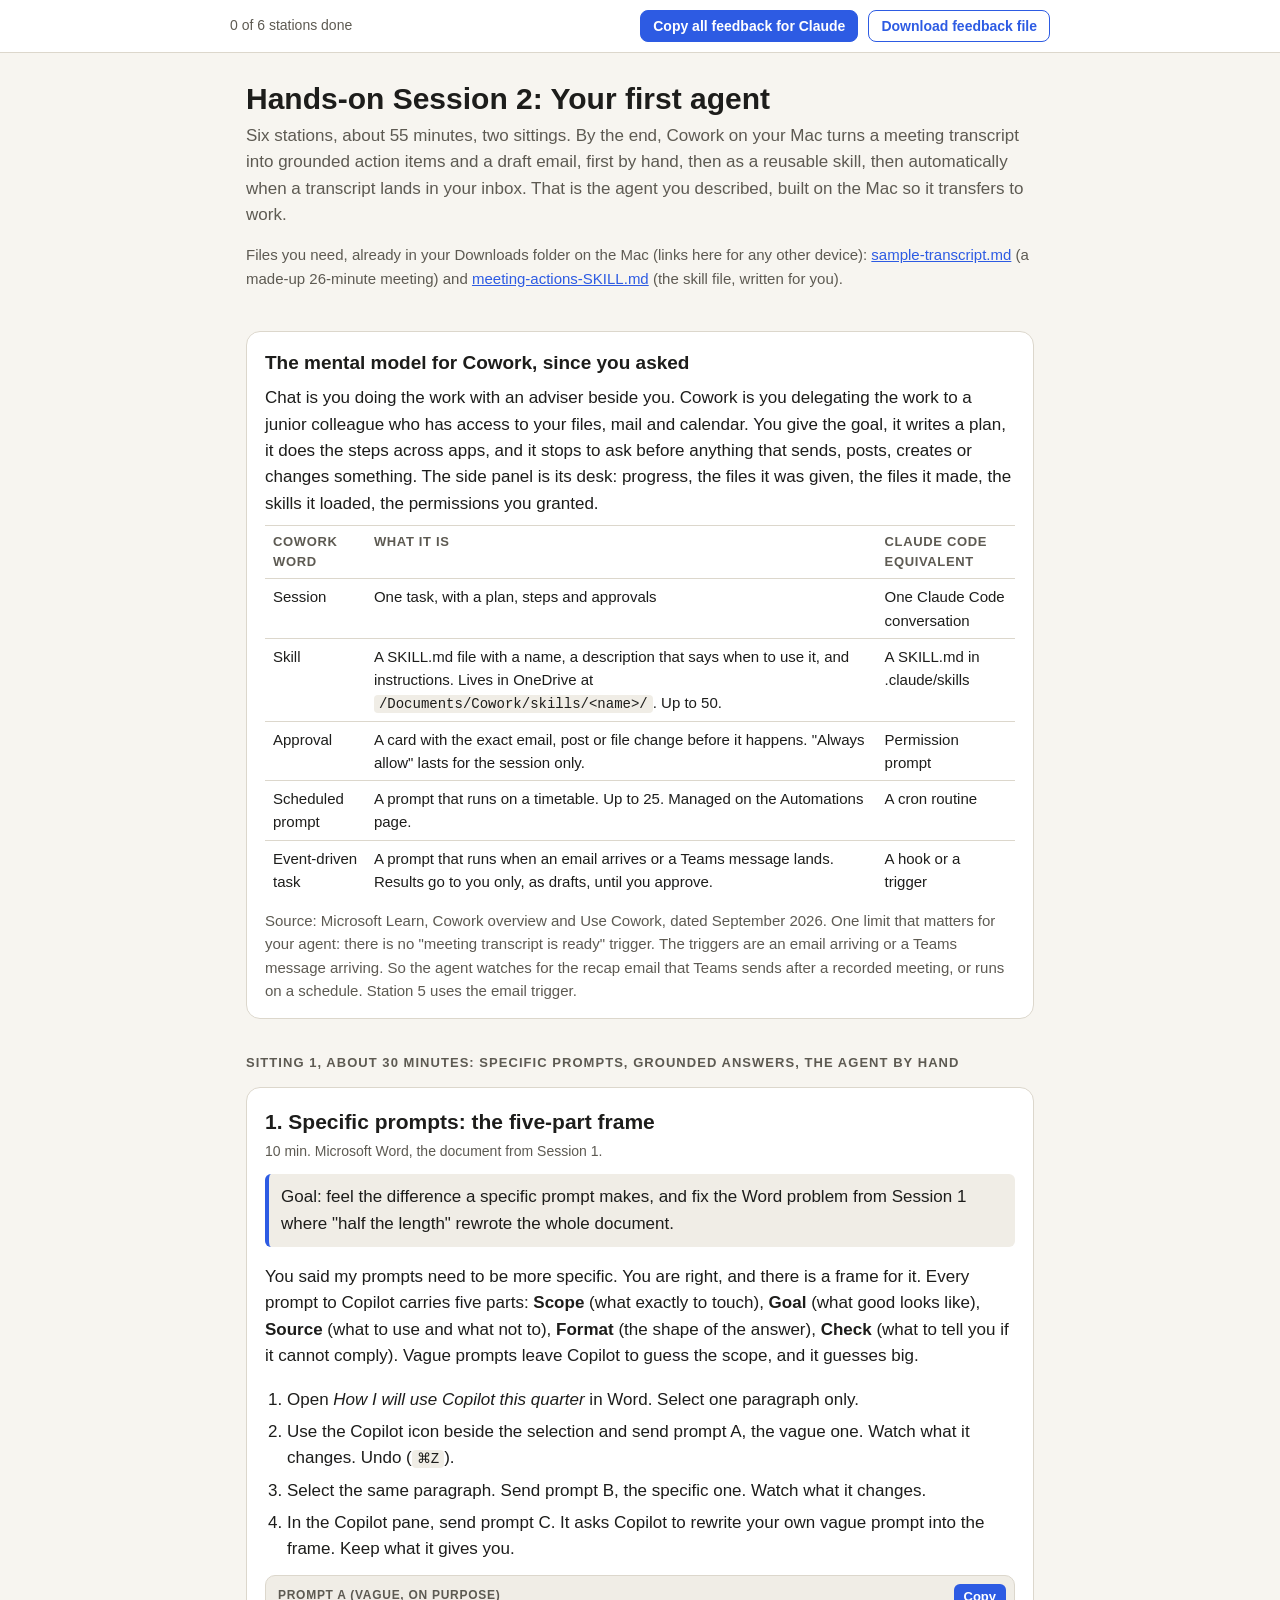
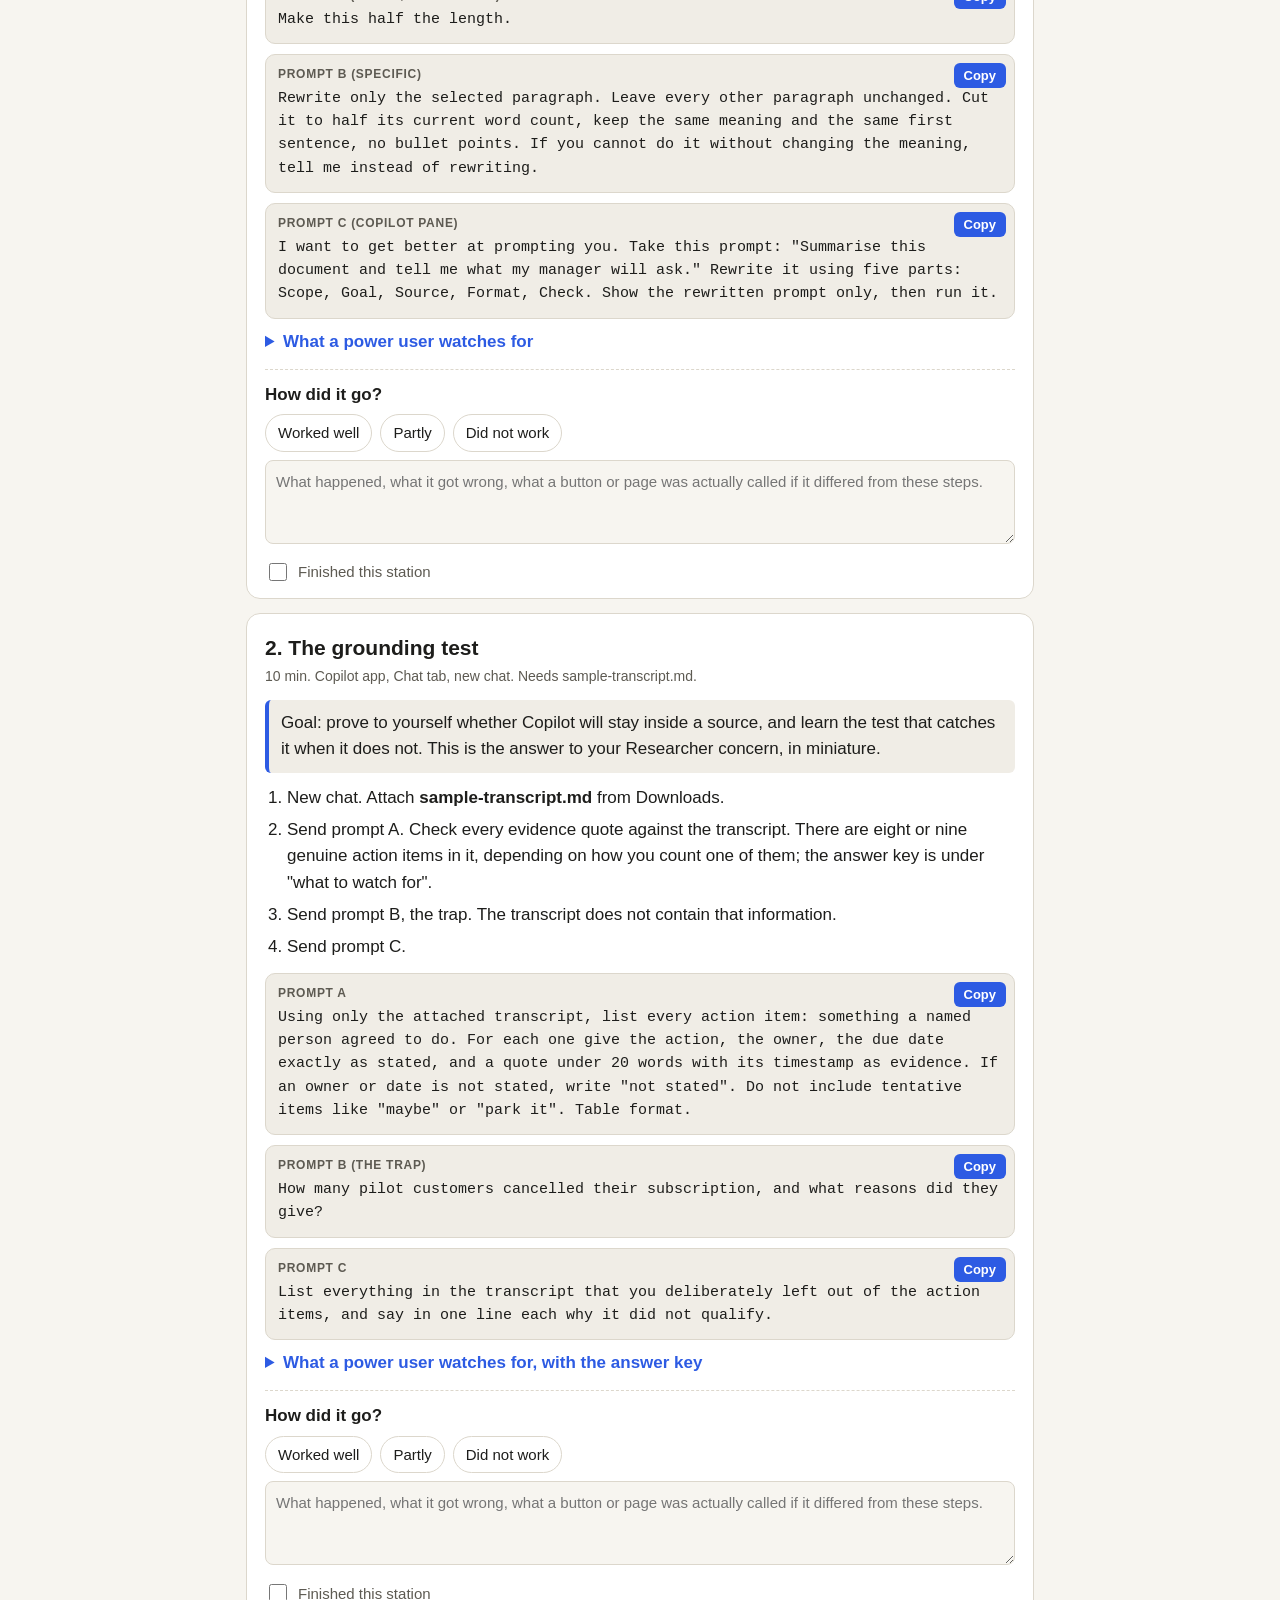
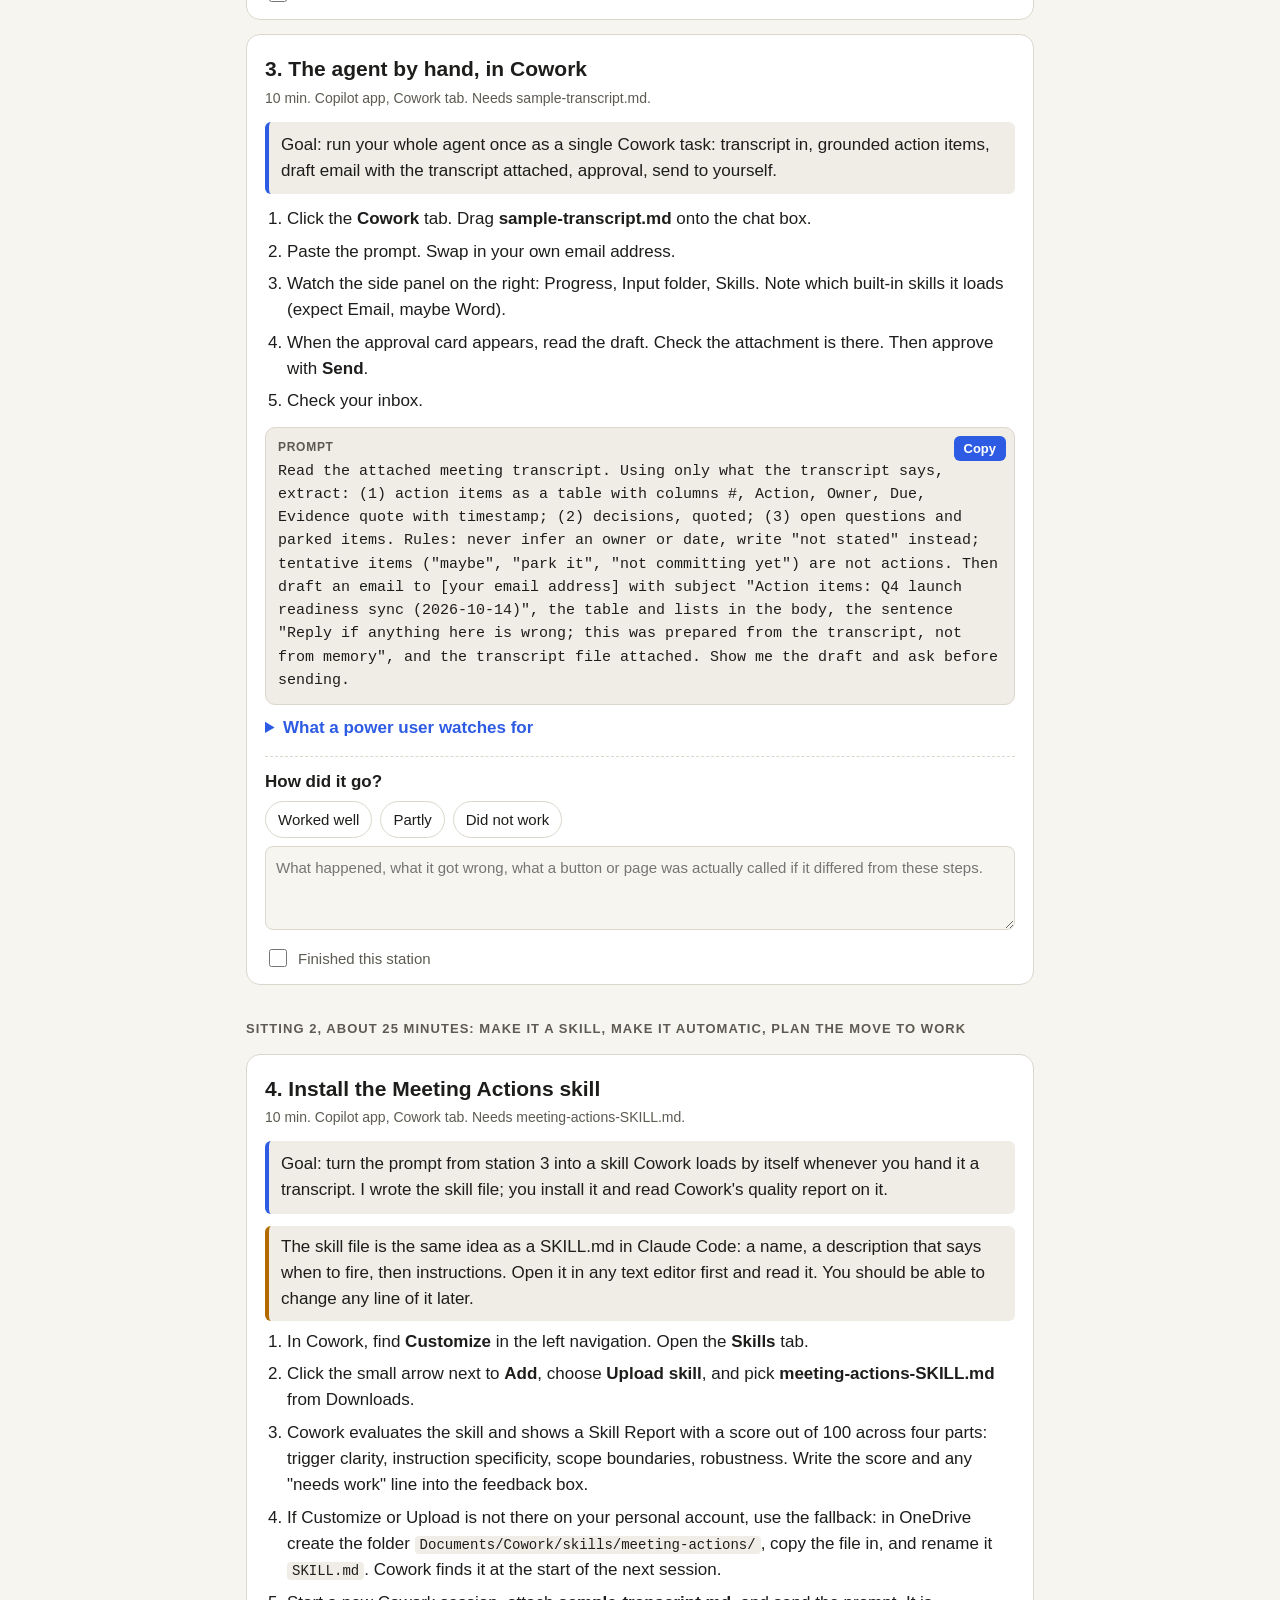
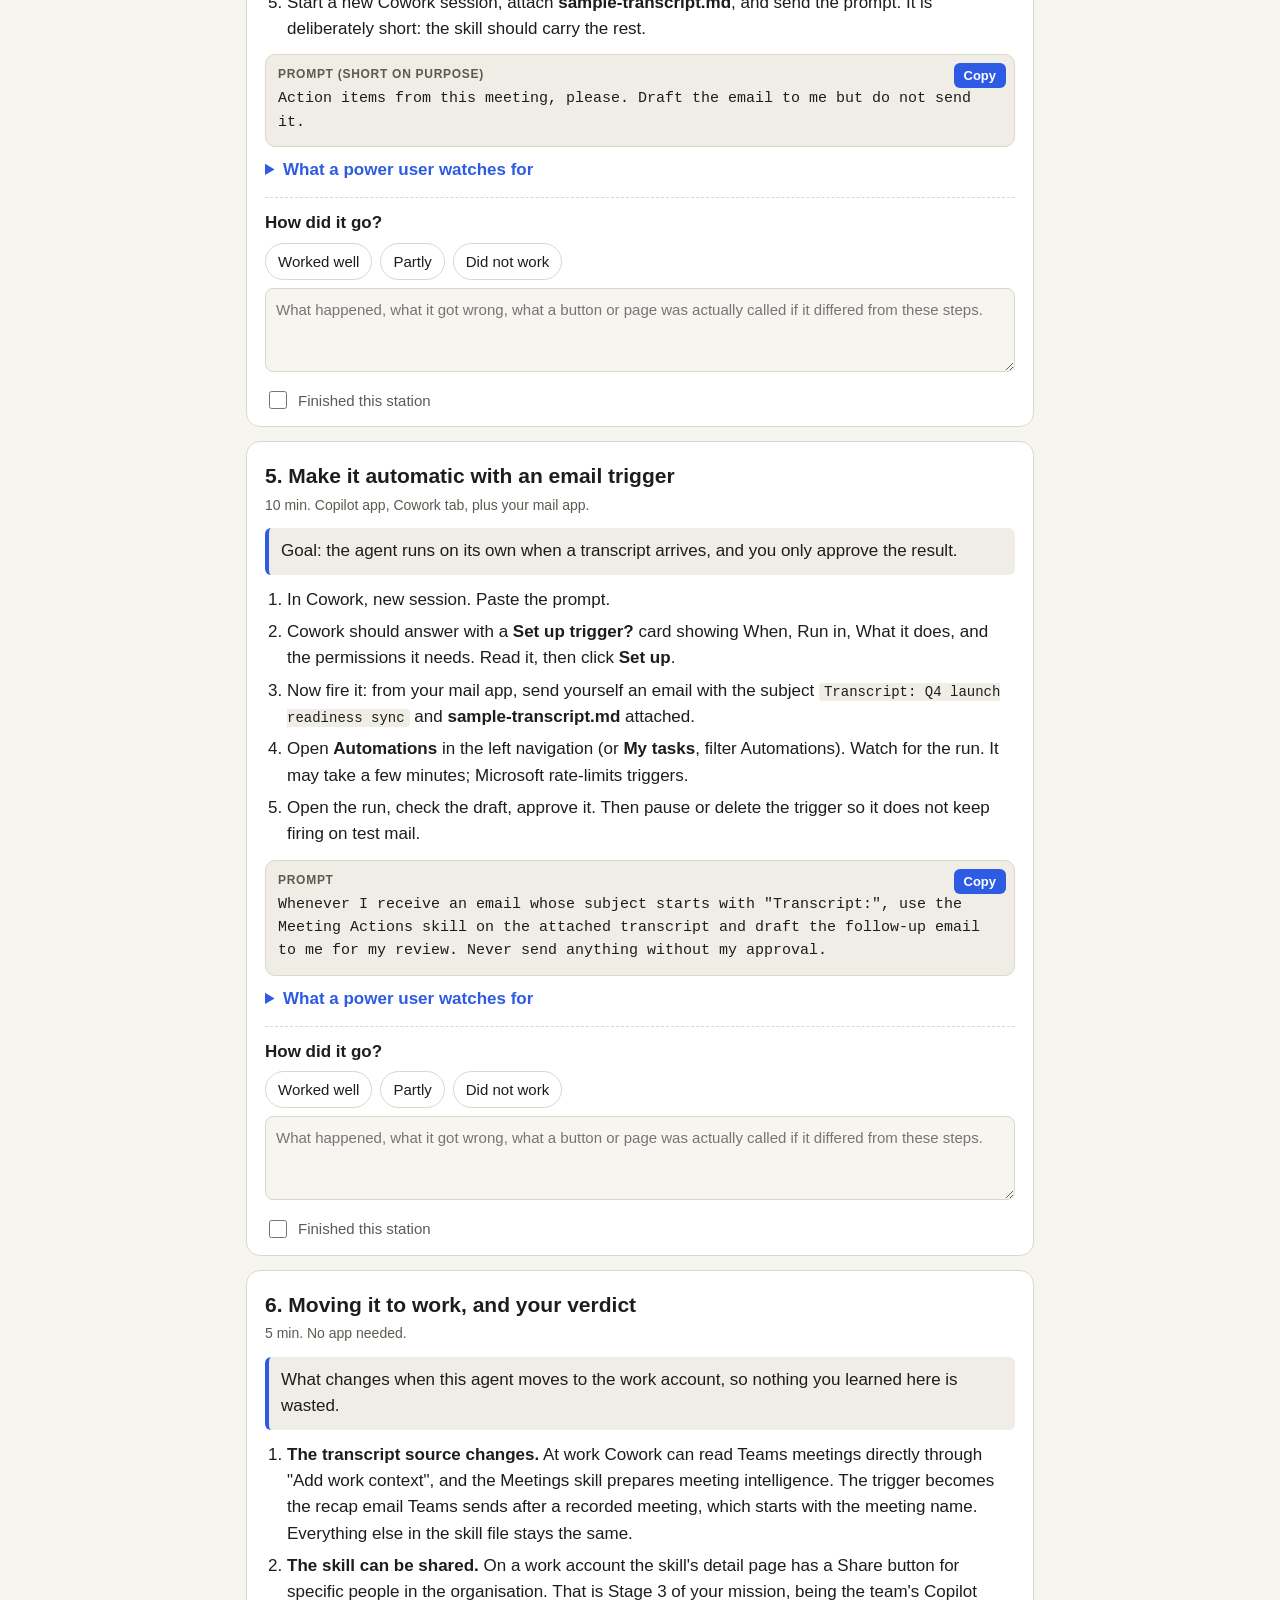
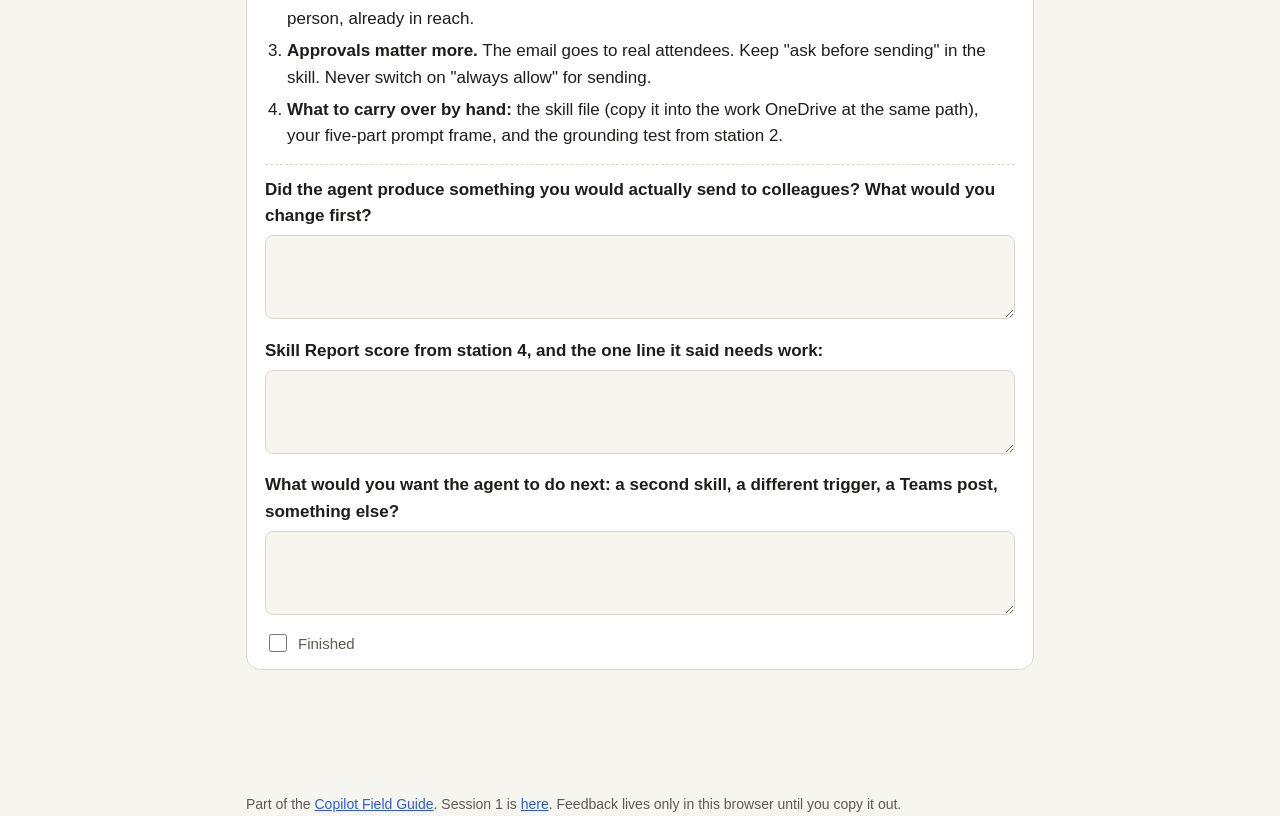
<file: practice/session-02-first-agent.html>
<!doctype html>
<html lang="en">
<head>
<meta charset="utf-8">
<meta name="viewport" content="width=device-width, initial-scale=1">
<title>Hands-on Session 2: Your first agent</title>
<style>
:root{--bg:#f7f5f0;--panel:#fff;--ink:#1d1d1b;--muted:#5d5a52;--line:#dcd7cc;--accent:#2d5be3;--ok:#1f7a3a;--warn:#b26a00;--bad:#b3261e;--code:#f0ede6}
@media (prefers-color-scheme:dark){:root:not([data-theme=light]){--bg:#15151a;--panel:#1f1f26;--ink:#ecebe6;--muted:#a8a69e;--line:#34343d;--accent:#7f9dff;--ok:#5ccc80;--warn:#f0b05a;--bad:#ff8a80;--code:#2a2a33}}
*{box-sizing:border-box}
body{margin:0;background:var(--bg);color:var(--ink);font:17px/1.55 -apple-system,"Segoe UI",Helvetica,Arial,sans-serif}
header{padding:28px 16px 12px;max-width:820px;margin:0 auto}
h1{font-size:30px;margin:0 0 6px;line-height:1.2}
.lede{color:var(--muted);margin:0 0 14px}
main{max-width:820px;margin:0 auto;padding:0 16px 80px}
.day{margin:34px 0 10px;font-size:13px;letter-spacing:.08em;text-transform:uppercase;color:var(--muted);font-weight:600}
.station{background:var(--panel);border:1px solid var(--line);border-radius:14px;padding:18px 18px 14px;margin:14px 0}
.station h2{font-size:21px;margin:0 0 2px}
.meta{color:var(--muted);font-size:14px;margin:0 0 12px}
.goal{margin:0 0 12px;padding:10px 12px;border-left:4px solid var(--accent);background:var(--code);border-radius:6px}
.model{background:var(--panel);border:1px solid var(--line);border-radius:14px;padding:16px 18px;margin:14px 0}
.model h2{font-size:19px;margin:0 0 8px}
.model table{border-collapse:collapse;width:100%;font-size:15px}
.model td,.model th{text-align:left;padding:6px 8px;border-top:1px solid var(--line);vertical-align:top}
.model th{color:var(--muted);font-weight:600;font-size:13px;letter-spacing:.05em;text-transform:uppercase}
ol{padding-left:22px;margin:8px 0 12px}
ol li{margin:6px 0}
.prompt{position:relative;background:var(--code);border:1px solid var(--line);border-radius:10px;padding:12px;margin:10px 0;font-family:ui-monospace,Menlo,Consolas,monospace;font-size:15px;white-space:pre-wrap;word-break:break-word}
.prompt button{position:absolute;top:8px;right:8px;font:600 13px -apple-system,sans-serif;background:var(--accent);color:#fff;border:0;border-radius:6px;padding:5px 10px;cursor:pointer}
.prompt button.copied{background:var(--ok)}
.prompt .label{display:block;font:600 12px -apple-system,sans-serif;color:var(--muted);letter-spacing:.06em;text-transform:uppercase;margin-bottom:6px;padding-right:70px}
.look{margin:10px 0 0}
.look summary{cursor:pointer;font-weight:600;color:var(--accent)}
.look ul{margin:6px 0 0;padding-left:20px}
.fb{margin-top:14px;border-top:1px dashed var(--line);padding-top:12px}
.fb .q{font-weight:600;margin-bottom:6px}
.choices{display:flex;gap:8px;flex-wrap:wrap;margin-bottom:8px}
.choices label{border:1px solid var(--line);border-radius:999px;padding:6px 12px;cursor:pointer;font-size:15px;user-select:none}
.choices input{display:none}
.choices label:has(input:checked){border-color:currentColor;font-weight:600}
.choices label.ok:has(input:checked){color:var(--ok)}.choices label.part:has(input:checked){color:var(--warn)}.choices label.bad:has(input:checked){color:var(--bad)}
textarea{width:100%;min-height:84px;font:15px/1.5 -apple-system,sans-serif;padding:10px;border:1px solid var(--line);border-radius:8px;background:var(--bg);color:var(--ink);resize:vertical}
.done{display:flex;align-items:center;gap:8px;margin-top:8px;font-size:15px;color:var(--muted)}
.done input{width:18px;height:18px}
.saved{font-size:12px;color:var(--muted);float:right}
.bar{position:sticky;top:0;z-index:5;background:var(--panel);border-bottom:1px solid var(--line);padding:10px 16px}
.bar .inner{max-width:820px;margin:0 auto;display:flex;gap:10px;align-items:center;flex-wrap:wrap}
.bar .prog{flex:1;color:var(--muted);font-size:14px;min-width:120px}
.bar button{font:600 14px -apple-system,sans-serif;border:1px solid var(--accent);color:var(--accent);background:transparent;border-radius:8px;padding:7px 12px;cursor:pointer}
.bar button.primary{background:var(--accent);color:#fff}
.note{font-size:15px;color:var(--muted)}
.gotcha{border-left:4px solid var(--warn);background:var(--code);padding:8px 12px;border-radius:6px;margin:8px 0}
code{font:14px ui-monospace,Menlo,monospace;background:var(--code);padding:1px 5px;border-radius:4px}
a{color:var(--accent)}
footer{max-width:820px;margin:30px auto 0;padding:0 16px;color:var(--muted);font-size:14px}
</style>
</head>
<body>
<div class="bar"><div class="inner">
  <span class="prog" id="prog">0 of 6 stations done</span>
  <button id="copyAll" class="primary">Copy all feedback for Claude</button>
  <button id="dl">Download feedback file</button>
</div></div>

<header>
  <h1>Hands-on Session 2: Your first agent</h1>
  <p class="lede">Six stations, about 55 minutes, two sittings. By the end, Cowork on your Mac turns a meeting transcript into grounded action items and a draft email, first by hand, then as a reusable skill, then automatically when a transcript lands in your inbox. That is the agent you described, built on the Mac so it transfers to work.</p>
  <p class="note">Files you need, already in your Downloads folder on the Mac (links here for any other device): <a href="../assets/sample-transcript.md" download>sample-transcript.md</a> (a made-up 26-minute meeting) and <a href="../assets/meeting-actions-SKILL.md" download>meeting-actions-SKILL.md</a> (the skill file, written for you).</p>
</header>

<main>

<div class="model">
  <h2>The mental model for Cowork, since you asked</h2>
  <p style="margin:0 0 8px">Chat is you doing the work with an adviser beside you. Cowork is you delegating the work to a junior colleague who has access to your files, mail and calendar. You give the goal, it writes a plan, it does the steps across apps, and it stops to ask before anything that sends, posts, creates or changes something. The side panel is its desk: progress, the files it was given, the files it made, the skills it loaded, the permissions you granted.</p>
  <table>
    <tr><th>Cowork word</th><th>What it is</th><th>Claude Code equivalent</th></tr>
    <tr><td>Session</td><td>One task, with a plan, steps and approvals</td><td>One Claude Code conversation</td></tr>
    <tr><td>Skill</td><td>A SKILL.md file with a name, a description that says when to use it, and instructions. Lives in OneDrive at <code>/Documents/Cowork/skills/&lt;name&gt;/</code>. Up to 50.</td><td>A SKILL.md in .claude/skills</td></tr>
    <tr><td>Approval</td><td>A card with the exact email, post or file change before it happens. "Always allow" lasts for the session only.</td><td>Permission prompt</td></tr>
    <tr><td>Scheduled prompt</td><td>A prompt that runs on a timetable. Up to 25. Managed on the Automations page.</td><td>A cron routine</td></tr>
    <tr><td>Event-driven task</td><td>A prompt that runs when an email arrives or a Teams message lands. Results go to you only, as drafts, until you approve.</td><td>A hook or a trigger</td></tr>
  </table>
  <p class="note" style="margin:10px 0 0">Source: Microsoft Learn, Cowork overview and Use Cowork, dated September 2026. One limit that matters for your agent: there is no "meeting transcript is ready" trigger. The triggers are an email arriving or a Teams message arriving. So the agent watches for the recap email that Teams sends after a recorded meeting, or runs on a schedule. Station 5 uses the email trigger.</p>
</div>

<div class="day">Sitting 1, about 30 minutes: specific prompts, grounded answers, the agent by hand</div>

<section class="station" id="s1" data-n="1">
  <h2>1. Specific prompts: the five-part frame</h2>
  <p class="meta">10 min. Microsoft Word, the document from Session 1.</p>
  <p class="goal">Goal: feel the difference a specific prompt makes, and fix the Word problem from Session 1 where "half the length" rewrote the whole document.</p>
  <p>You said my prompts need to be more specific. You are right, and there is a frame for it. Every prompt to Copilot carries five parts: <strong>Scope</strong> (what exactly to touch), <strong>Goal</strong> (what good looks like), <strong>Source</strong> (what to use and what not to), <strong>Format</strong> (the shape of the answer), <strong>Check</strong> (what to tell you if it cannot comply). Vague prompts leave Copilot to guess the scope, and it guesses big.</p>
  <ol>
    <li>Open <em>How I will use Copilot this quarter</em> in Word. Select one paragraph only.</li>
    <li>Use the Copilot icon beside the selection and send prompt A, the vague one. Watch what it changes. Undo (<code>⌘Z</code>).</li>
    <li>Select the same paragraph. Send prompt B, the specific one. Watch what it changes.</li>
    <li>In the Copilot pane, send prompt C. It asks Copilot to rewrite your own vague prompt into the frame. Keep what it gives you.</li>
  </ol>
  <div class="prompt"><span class="label">Prompt A (vague, on purpose)</span>Make this half the length.</div>
  <div class="prompt"><span class="label">Prompt B (specific)</span>Rewrite only the selected paragraph. Leave every other paragraph unchanged. Cut it to half its current word count, keep the same meaning and the same first sentence, no bullet points. If you cannot do it without changing the meaning, tell me instead of rewriting.</div>
  <div class="prompt"><span class="label">Prompt C (Copilot pane)</span>I want to get better at prompting you. Take this prompt: "Summarise this document and tell me what my manager will ask." Rewrite it using five parts: Scope, Goal, Source, Format, Check. Show the rewritten prompt only, then run it.</div>
  <details class="look"><summary>What a power user watches for</summary><ul>
    <li>Did prompt A touch more than the selection again? Did prompt B stay inside it? That one difference is the whole lesson.</li>
    <li>Prompt C turns Copilot into your prompt editor. Use it whenever an answer disappoints: ask it to rewrite your prompt before you rewrite your prompt.</li>
    <li>The Check part is what stops silent failure. Without it, Copilot does something rather than nothing.</li>
  </ul></details>
  <div class="fb"></div>
</section>

<section class="station" id="s2" data-n="2">
  <h2>2. The grounding test</h2>
  <p class="meta">10 min. Copilot app, Chat tab, new chat. Needs sample-transcript.md.</p>
  <p class="goal">Goal: prove to yourself whether Copilot will stay inside a source, and learn the test that catches it when it does not. This is the answer to your Researcher concern, in miniature.</p>
  <ol>
    <li>New chat. Attach <strong>sample-transcript.md</strong> from Downloads.</li>
    <li>Send prompt A. Check every evidence quote against the transcript. There are eight or nine genuine action items in it, depending on how you count one of them; the answer key is under "what to watch for".</li>
    <li>Send prompt B, the trap. The transcript does not contain that information.</li>
    <li>Send prompt C.</li>
  </ol>
  <div class="prompt"><span class="label">Prompt A</span>Using only the attached transcript, list every action item: something a named person agreed to do. For each one give the action, the owner, the due date exactly as stated, and a quote under 20 words with its timestamp as evidence. If an owner or date is not stated, write "not stated". Do not include tentative items like "maybe" or "park it". Table format.</div>
  <div class="prompt"><span class="label">Prompt B (the trap)</span>How many pilot customers cancelled their subscription, and what reasons did they give?</div>
  <div class="prompt"><span class="label">Prompt C</span>List everything in the transcript that you deliberately left out of the action items, and say in one line each why it did not qualify.</div>
  <details class="look"><summary>What a power user watches for, with the answer key</summary><ul>
    <li>The genuine action items: Marcus confirms the data clause in writing today; Priya returns the contract draft Thursday; Dana calls the two inactive customers this week; Dana has call notes by Monday the 20th; Marcus reports on Friday whether the export error is a timeout; Dana mentions the export issue on the call with no dates; Ryan chases finance for pricing; Priya finishes the training deck the week of the 27th; Ryan sets up a dry run on the 30th. That is nine lines because Dana's call and her notes can be counted as one or two. Either is fine.</li>
    <li>Not action items: the status page (parked), Marcus wanting "a week to fix it" (Ryan said not to commit). If either shows up as an action, that is inference, and that is the failure your agent must not make.</li>
    <li>Prompt B: the only honest answer is that the transcript does not say. Anything else is invented.</li>
    <li>Prompt C is the quality check you can run on any extraction. What it left out tells you more than what it kept.</li>
  </ul></details>
  <div class="fb"></div>
</section>

<section class="station" id="s3" data-n="3">
  <h2>3. The agent by hand, in Cowork</h2>
  <p class="meta">10 min. Copilot app, Cowork tab. Needs sample-transcript.md.</p>
  <p class="goal">Goal: run your whole agent once as a single Cowork task: transcript in, grounded action items, draft email with the transcript attached, approval, send to yourself.</p>
  <ol>
    <li>Click the <strong>Cowork</strong> tab. Drag <strong>sample-transcript.md</strong> onto the chat box.</li>
    <li>Paste the prompt. Swap in your own email address.</li>
    <li>Watch the side panel on the right: Progress, Input folder, Skills. Note which built-in skills it loads (expect Email, maybe Word).</li>
    <li>When the approval card appears, read the draft. Check the attachment is there. Then approve with <strong>Send</strong>.</li>
    <li>Check your inbox.</li>
  </ol>
  <div class="prompt"><span class="label">Prompt</span>Read the attached meeting transcript. Using only what the transcript says, extract: (1) action items as a table with columns #, Action, Owner, Due, Evidence quote with timestamp; (2) decisions, quoted; (3) open questions and parked items. Rules: never infer an owner or date, write "not stated" instead; tentative items ("maybe", "park it", "not committing yet") are not actions. Then draft an email to [your email address] with subject "Action items: Q4 launch readiness sync (2026-10-14)", the table and lists in the body, the sentence "Reply if anything here is wrong; this was prepared from the transcript, not from memory", and the transcript file attached. Show me the draft and ask before sending.</div>
  <details class="look"><summary>What a power user watches for</summary><ul>
    <li>Did it show a plan before acting? Did it ask before sending, as told? The approval card should show the full email.</li>
    <li>Compare its table with station 2. Same eight items? Same "not stated" where the transcript is silent?</li>
    <li>The email in your inbox is the first output of your agent. Everything after this is making it repeatable.</li>
  </ul></details>
  <div class="fb"></div>
</section>

<div class="day">Sitting 2, about 25 minutes: make it a skill, make it automatic, plan the move to work</div>

<section class="station" id="s4" data-n="4">
  <h2>4. Install the Meeting Actions skill</h2>
  <p class="meta">10 min. Copilot app, Cowork tab. Needs meeting-actions-SKILL.md.</p>
  <p class="goal">Goal: turn the prompt from station 3 into a skill Cowork loads by itself whenever you hand it a transcript. I wrote the skill file; you install it and read Cowork's quality report on it.</p>
  <div class="gotcha">The skill file is the same idea as a SKILL.md in Claude Code: a name, a description that says when to fire, then instructions. Open it in any text editor first and read it. You should be able to change any line of it later.</div>
  <ol>
    <li>In Cowork, find <strong>Customize</strong> in the left navigation. Open the <strong>Skills</strong> tab.</li>
    <li>Click the small arrow next to <strong>Add</strong>, choose <strong>Upload skill</strong>, and pick <strong>meeting-actions-SKILL.md</strong> from Downloads.</li>
    <li>Cowork evaluates the skill and shows a Skill Report with a score out of 100 across four parts: trigger clarity, instruction specificity, scope boundaries, robustness. Write the score and any "needs work" line into the feedback box.</li>
    <li>If Customize or Upload is not there on your personal account, use the fallback: in OneDrive create the folder <code>Documents/Cowork/skills/meeting-actions/</code>, copy the file in, and rename it <code>SKILL.md</code>. Cowork finds it at the start of the next session.</li>
    <li>Start a new Cowork session, attach <strong>sample-transcript.md</strong>, and send the prompt. It is deliberately short: the skill should carry the rest.</li>
  </ol>
  <div class="prompt"><span class="label">Prompt (short on purpose)</span>Action items from this meeting, please. Draft the email to me but do not send it.</div>
  <details class="look"><summary>What a power user watches for</summary><ul>
    <li>Did "Meeting Actions" appear as a chip in the Skills section of the side panel? That means the description triggered it. If it did not, the fix is the description line in the file, not the prompt.</li>
    <li>Did the short prompt produce the same quality as the long one in station 3? That is the point of a skill: the instructions live in the file, not in your head.</li>
    <li>The Skill Report is Microsoft grading your agent. Keep the score; we will try to raise it next session.</li>
  </ul></details>
  <div class="fb"></div>
</section>

<section class="station" id="s5" data-n="5">
  <h2>5. Make it automatic with an email trigger</h2>
  <p class="meta">10 min. Copilot app, Cowork tab, plus your mail app.</p>
  <p class="goal">Goal: the agent runs on its own when a transcript arrives, and you only approve the result.</p>
  <ol>
    <li>In Cowork, new session. Paste the prompt.</li>
    <li>Cowork should answer with a <strong>Set up trigger?</strong> card showing When, Run in, What it does, and the permissions it needs. Read it, then click <strong>Set up</strong>.</li>
    <li>Now fire it: from your mail app, send yourself an email with the subject <code>Transcript: Q4 launch readiness sync</code> and <strong>sample-transcript.md</strong> attached.</li>
    <li>Open <strong>Automations</strong> in the left navigation (or <strong>My tasks</strong>, filter Automations). Watch for the run. It may take a few minutes; Microsoft rate-limits triggers.</li>
    <li>Open the run, check the draft, approve it. Then pause or delete the trigger so it does not keep firing on test mail.</li>
  </ol>
  <div class="prompt"><span class="label">Prompt</span>Whenever I receive an email whose subject starts with "Transcript:", use the Meeting Actions skill on the attached transcript and draft the follow-up email to me for my review. Never send anything without my approval.</div>
  <details class="look"><summary>What a power user watches for</summary><ul>
    <li>Does the trigger card name the skill? If it only shows your words, the skill may still load at run time. Check the run's side panel.</li>
    <li>How long between the email landing and the run appearing? Write it down; at work the recap email arrives minutes after a meeting ends, so this delay is your agent's real latency.</li>
    <li>If personal Cowork has no triggers yet (it is in preview), note it and fall back to a scheduled prompt: "Every weekday at 5 pm, check my inbox for emails from today with a subject starting Transcript: and run the Meeting Actions skill on each."</li>
  </ul></details>
  <div class="fb"></div>
</section>

<section class="station" id="s6" data-n="6">
  <h2>6. Moving it to work, and your verdict</h2>
  <p class="meta">5 min. No app needed.</p>
  <p class="goal">What changes when this agent moves to the work account, so nothing you learned here is wasted.</p>
  <ol>
    <li><strong>The transcript source changes.</strong> At work Cowork can read Teams meetings directly through "Add work context", and the Meetings skill prepares meeting intelligence. The trigger becomes the recap email Teams sends after a recorded meeting, which starts with the meeting name. Everything else in the skill file stays the same.</li>
    <li><strong>The skill can be shared.</strong> On a work account the skill's detail page has a Share button for specific people in the organisation. That is Stage 3 of your mission, being the team's Copilot person, already in reach.</li>
    <li><strong>Approvals matter more.</strong> The email goes to real attendees. Keep "ask before sending" in the skill. Never switch on "always allow" for sending.</li>
    <li><strong>What to carry over by hand:</strong> the skill file (copy it into the work OneDrive at the same path), your five-part prompt frame, and the grounding test from station 2.</li>
  </ol>
  <div class="fb" data-verdict="1"></div>
</section>

</main>
<footer>Part of the <a href="../index.html">Copilot Field Guide</a>. Session 1 is <a href="session-01-hands-on.html">here</a>. Feedback lives only in this browser until you copy it out.</footer>

<script>
(function(){
  const KEY='m365-session-02';
  let state={};
  try{state=JSON.parse(localStorage.getItem(KEY)||'{}')}catch(e){state={}}
  const save=()=>{try{localStorage.setItem(KEY,JSON.stringify(state))}catch(e){}};
  const stations=[...document.querySelectorAll('.station')];

  stations.forEach(s=>{
    const n=s.dataset.n, fb=s.querySelector('.fb'), st=state[n]=state[n]||{};
    if(fb.dataset.verdict){
      fb.innerHTML=`
        <div class="q">Did the agent produce something you would actually send to colleagues? What would you change first?</div><textarea data-k="v1"></textarea>
        <div class="q" style="margin-top:10px">Skill Report score from station 4, and the one line it said needs work:</div><textarea data-k="v2"></textarea>
        <div class="q" style="margin-top:10px">What would you want the agent to do next: a second skill, a different trigger, a Teams post, something else?</div><textarea data-k="v3"></textarea>
        <label class="done"><input type="checkbox" data-k="done"> Finished</label>`;
    }else{
      fb.innerHTML=`
        <div class="q">How did it go? <span class="saved" data-saved></span></div>
        <div class="choices">
          <label class="ok"><input type="radio" name="r${n}" value="Worked well"> Worked well</label>
          <label class="part"><input type="radio" name="r${n}" value="Partly"> Partly</label>
          <label class="bad"><input type="radio" name="r${n}" value="Did not work"> Did not work</label>
        </div>
        <textarea data-k="text" placeholder="What happened, what it got wrong, what a button or page was actually called if it differed from these steps."></textarea>
        <label class="done"><input type="checkbox" data-k="done"> Finished this station</label>`;
    }
    fb.querySelectorAll('textarea').forEach(t=>{t.value=st[t.dataset.k]||'';t.addEventListener('input',()=>{st[t.dataset.k]=t.value;save();flash(fb)})});
    fb.querySelectorAll('input[type=radio]').forEach(r=>{r.checked=(st.rating===r.value);r.addEventListener('change',()=>{st.rating=r.value;save();flash(fb)})});
    const d=fb.querySelector('input[type=checkbox]');d.checked=!!st.done;d.addEventListener('change',()=>{st.done=d.checked;save();progress()});
  });

  function flash(fb){const el=fb.querySelector('[data-saved]');if(!el)return;el.textContent='saved';clearTimeout(el._t);el._t=setTimeout(()=>el.textContent='',1200)}
  function progress(){const d=stations.filter(s=>state[s.dataset.n]&&state[s.dataset.n].done).length;document.getElementById('prog').textContent=`${d} of ${stations.length} stations done`}
  progress();

  document.querySelectorAll('.prompt').forEach(p=>{
    const b=document.createElement('button');b.textContent='Copy';
    b.onclick=()=>{const t=[...p.childNodes].filter(n=>n.nodeType===3||(n.nodeType===1&&!n.matches('button,.label'))).map(n=>n.textContent).join('').trim();
      navigator.clipboard.writeText(t).then(()=>{b.textContent='Copied';b.classList.add('copied');setTimeout(()=>{b.textContent='Copy';b.classList.remove('copied')},1500)})};
    p.appendChild(b);
  });

  function report(){
    const lines=['# Hands-on Session 2 feedback',`Exported ${new Date().toISOString().slice(0,16).replace('T',' ')}`,''];
    stations.forEach(s=>{
      const n=s.dataset.n, st=state[n]||{}, title=s.querySelector('h2').textContent;
      lines.push(`## ${title}`);
      if(s.querySelector('[data-verdict]')){
        lines.push(`- Would send it: ${st.v1||'(blank)'}`,`- Skill Report: ${st.v2||'(blank)'}`,`- Next for the agent: ${st.v3||'(blank)'}`);
      }else{
        lines.push(`- Rating: ${st.rating||'(not rated)'}`,`- Finished: ${st.done?'yes':'no'}`,`- Notes: ${(st.text||'(blank)').replace(/\n/g,'\n  ')}`);
      }
      lines.push('');
    });
    return lines.join('\n');
  }
  document.getElementById('copyAll').onclick=function(){navigator.clipboard.writeText(report()).then(()=>{this.textContent='Copied. Paste it to Claude.';setTimeout(()=>this.textContent='Copy all feedback for Claude',2500)})};
  document.getElementById('dl').onclick=()=>{const a=document.createElement('a');a.href=URL.createObjectURL(new Blob([report()],{type:'text/markdown'}));a.download='session-02-feedback.md';a.click()};
})();
</script>
</body>
</html>
</file>
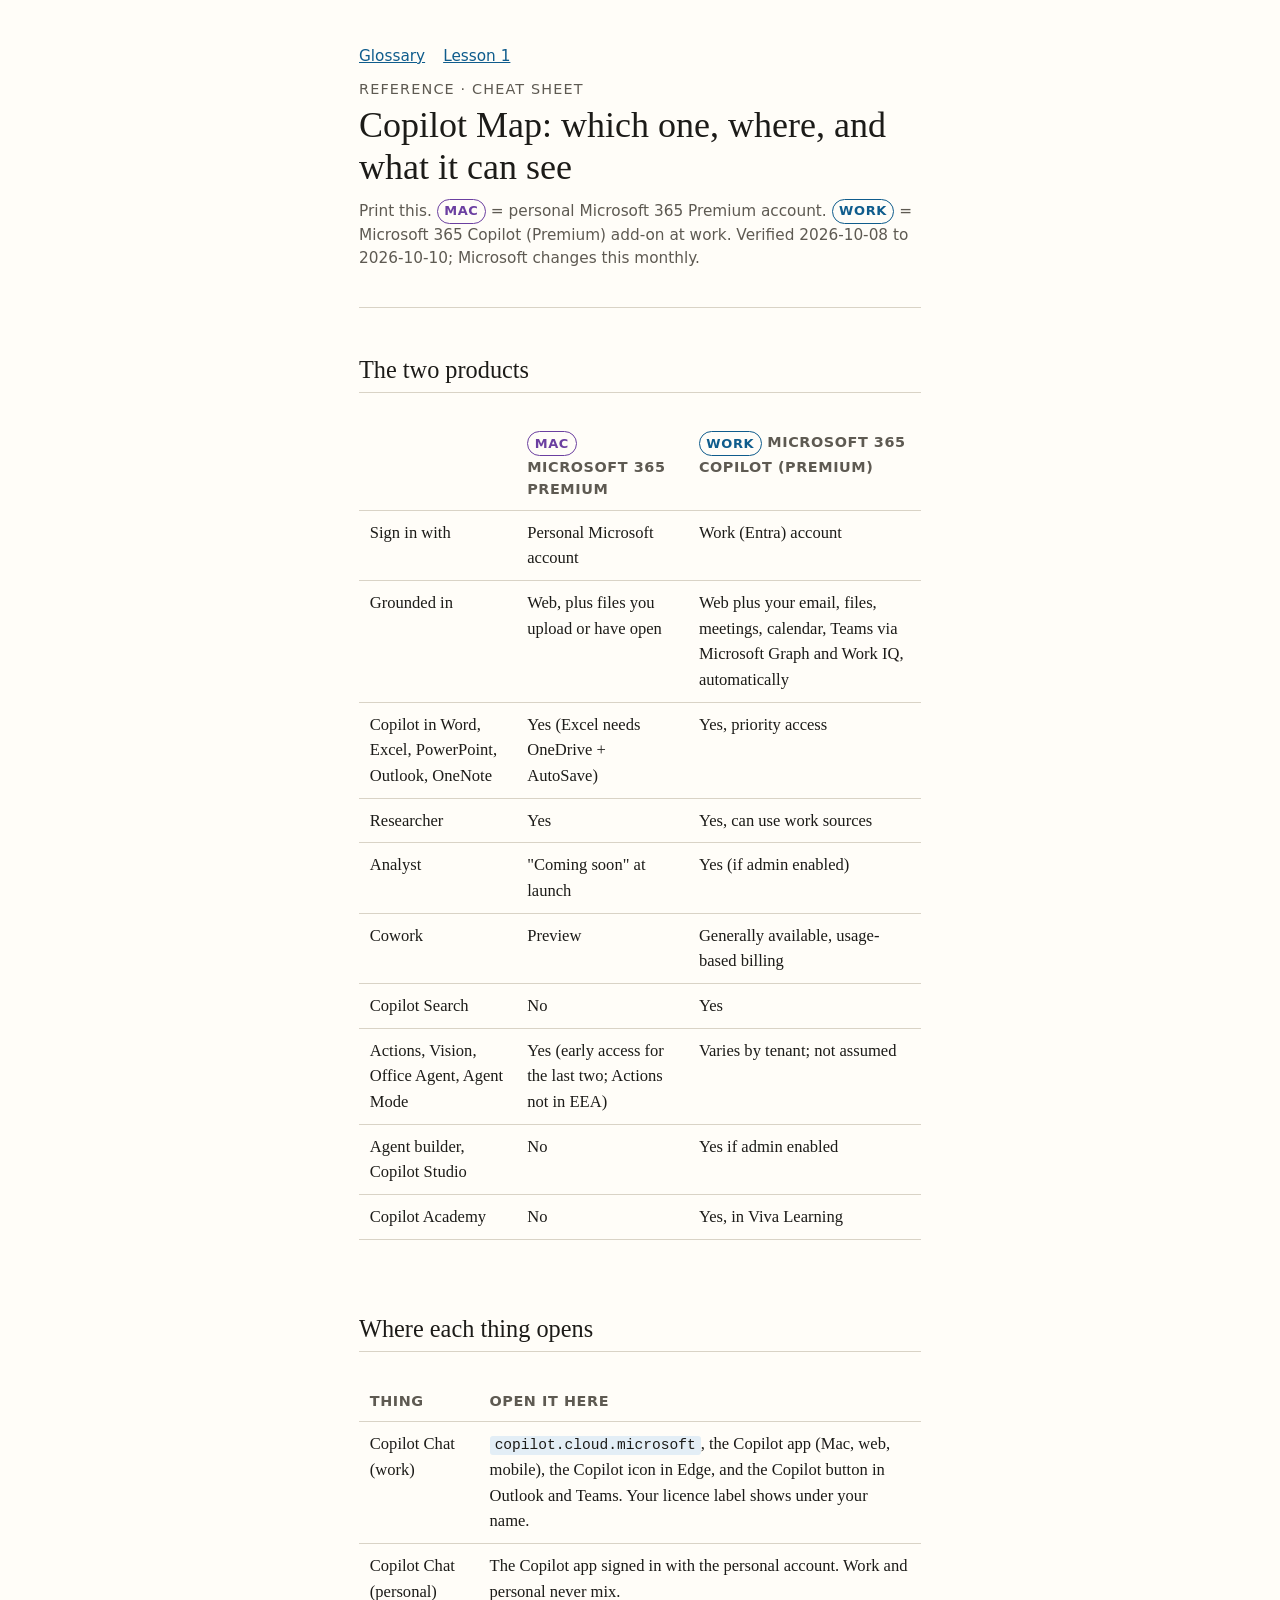
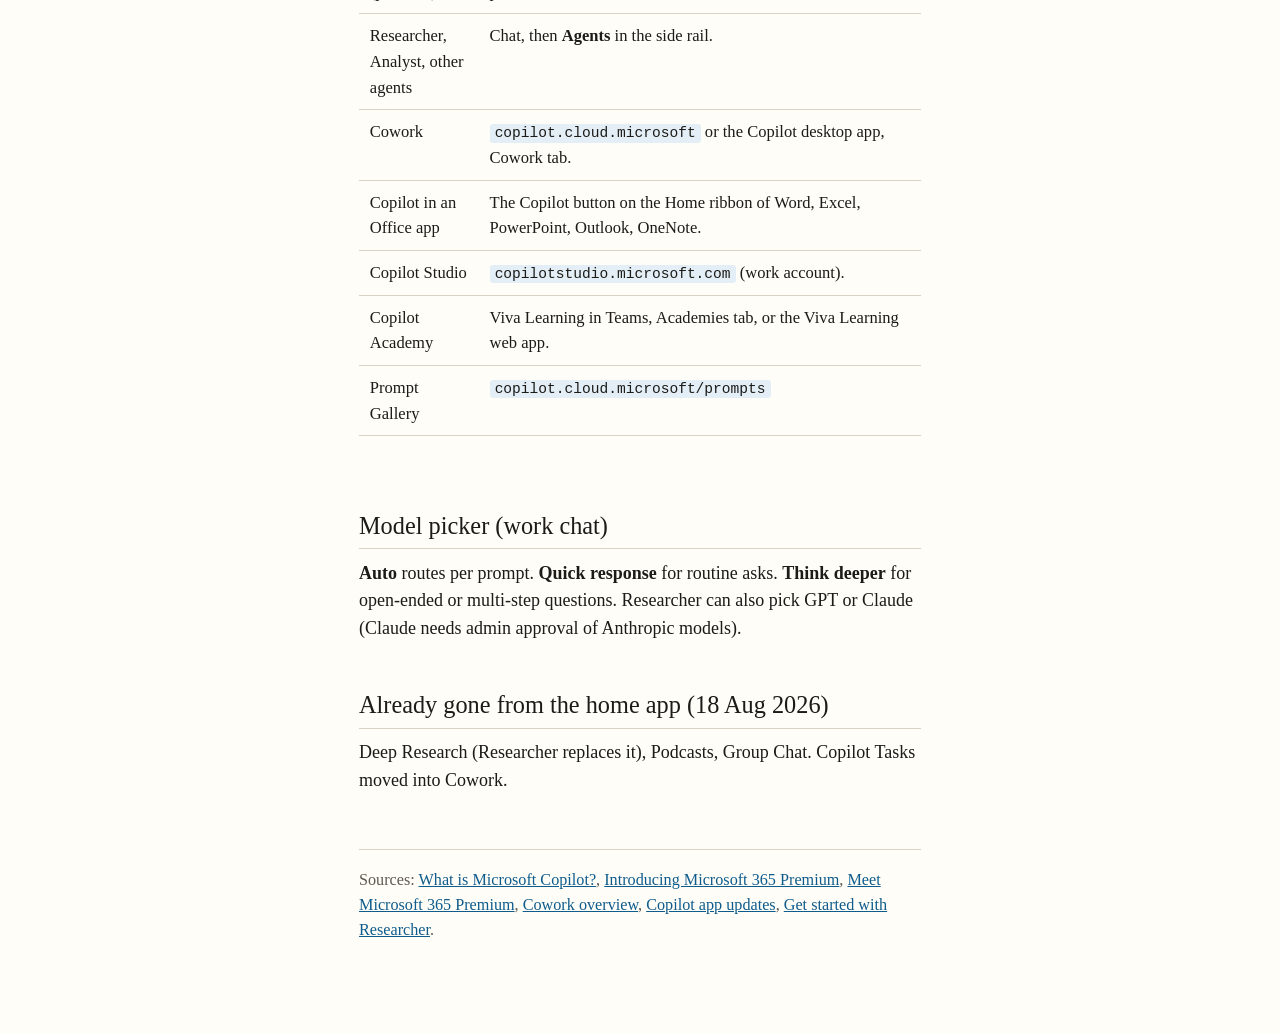
<file: reference/copilot-map.html>
<!doctype html>
<html lang="en">
<head>
<meta charset="utf-8">
<meta name="viewport" content="width=device-width, initial-scale=1">
<title>Copilot Map</title>
<link rel="stylesheet" href="../assets/course.css">
</head>
<body>
<main>
<header class="lesson">
  <nav class="course"><a href="glossary.html">Glossary</a><a href="../lessons/0001-the-three-copilots-and-where-they-live.html">Lesson 1</a></nav>
  <div class="kicker">Reference · cheat sheet</div>
  <h1>Copilot Map: which one, where, and what it can see</h1>
  <p class="meta">Print this. <span class="tag mac">Mac</span> = personal Microsoft 365 Premium account. <span class="tag work">Work</span> = Microsoft 365 Copilot (Premium) add-on at work. Verified 2026-10-08 to 2026-10-10; Microsoft changes this monthly.</p>
</header>

<h2>The two products</h2>
<div class="table-wrap">
<table>
<tr><th></th><th><span class="tag mac">Mac</span> Microsoft 365 Premium</th><th><span class="tag work">Work</span> Microsoft 365 Copilot (Premium)</th></tr>
<tr><td>Sign in with</td><td>Personal Microsoft account</td><td>Work (Entra) account</td></tr>
<tr><td>Grounded in</td><td>Web, plus files you upload or have open</td><td>Web plus your email, files, meetings, calendar, Teams via Microsoft Graph and Work IQ, automatically</td></tr>
<tr><td>Copilot in Word, Excel, PowerPoint, Outlook, OneNote</td><td>Yes (Excel needs OneDrive + AutoSave)</td><td>Yes, priority access</td></tr>
<tr><td>Researcher</td><td>Yes</td><td>Yes, can use work sources</td></tr>
<tr><td>Analyst</td><td>"Coming soon" at launch</td><td>Yes (if admin enabled)</td></tr>
<tr><td>Cowork</td><td>Preview</td><td>Generally available, usage-based billing</td></tr>
<tr><td>Copilot Search</td><td>No</td><td>Yes</td></tr>
<tr><td>Actions, Vision, Office Agent, Agent Mode</td><td>Yes (early access for the last two; Actions not in EEA)</td><td>Varies by tenant; not assumed</td></tr>
<tr><td>Agent builder, Copilot Studio</td><td>No</td><td>Yes if admin enabled</td></tr>
<tr><td>Copilot Academy</td><td>No</td><td>Yes, in Viva Learning</td></tr>
</table>
</div>

<h2>Where each thing opens</h2>
<div class="table-wrap">
<table>
<tr><th>Thing</th><th>Open it here</th></tr>
<tr><td>Copilot Chat (work)</td><td><code>copilot.cloud.microsoft</code>, the Copilot app (Mac, web, mobile), the Copilot icon in Edge, and the Copilot button in Outlook and Teams. Your licence label shows under your name.</td></tr>
<tr><td>Copilot Chat (personal)</td><td>The Copilot app signed in with the personal account. Work and personal never mix.</td></tr>
<tr><td>Researcher, Analyst, other agents</td><td>Chat, then <strong>Agents</strong> in the side rail.</td></tr>
<tr><td>Cowork</td><td><code>copilot.cloud.microsoft</code> or the Copilot desktop app, Cowork tab.</td></tr>
<tr><td>Copilot in an Office app</td><td>The Copilot button on the Home ribbon of Word, Excel, PowerPoint, Outlook, OneNote.</td></tr>
<tr><td>Copilot Studio</td><td><code>copilotstudio.microsoft.com</code> (work account).</td></tr>
<tr><td>Copilot Academy</td><td>Viva Learning in Teams, Academies tab, or the Viva Learning web app.</td></tr>
<tr><td>Prompt Gallery</td><td><code>copilot.cloud.microsoft/prompts</code></td></tr>
</table>
</div>

<h2>Model picker (work chat)</h2>
<p><strong>Auto</strong> routes per prompt. <strong>Quick response</strong> for routine asks. <strong>Think deeper</strong> for open-ended or multi-step questions. Researcher can also pick GPT or Claude (Claude needs admin approval of Anthropic models).</p>

<h2>Already gone from the home app (18 Aug 2026)</h2>
<p>Deep Research (Researcher replaces it), Podcasts, Group Chat. Copilot Tasks moved into Cowork.</p>

<footer class="lesson">Sources: <a href="https://learn.microsoft.com/en-us/microsoft-365/copilot/microsoft-365-copilot-overview">What is Microsoft Copilot?</a>, <a href="https://support.microsoft.com/en-us/office/introducing-microsoft-365-premium">Introducing Microsoft 365 Premium</a>, <a href="https://www.microsoft.com/en-us/copilot/blog/2025/10/01/meet-microsoft-365-premium-your-ai-and-productivity-powerhouse/">Meet Microsoft 365 Premium</a>, <a href="https://learn.microsoft.com/en-us/microsoft-365/copilot/cowork/">Cowork overview</a>, <a href="https://support.microsoft.com/en-us/microsoft-365-copilot/learning/changes-microsoft-copilot-app">Copilot app updates</a>, <a href="https://support.microsoft.com/en-us/microsoft-365-copilot/get-started-with-researcher-in-microsoft-365-copilot">Get started with Researcher</a>.</footer>
</main>
</body>
</html>
</file>
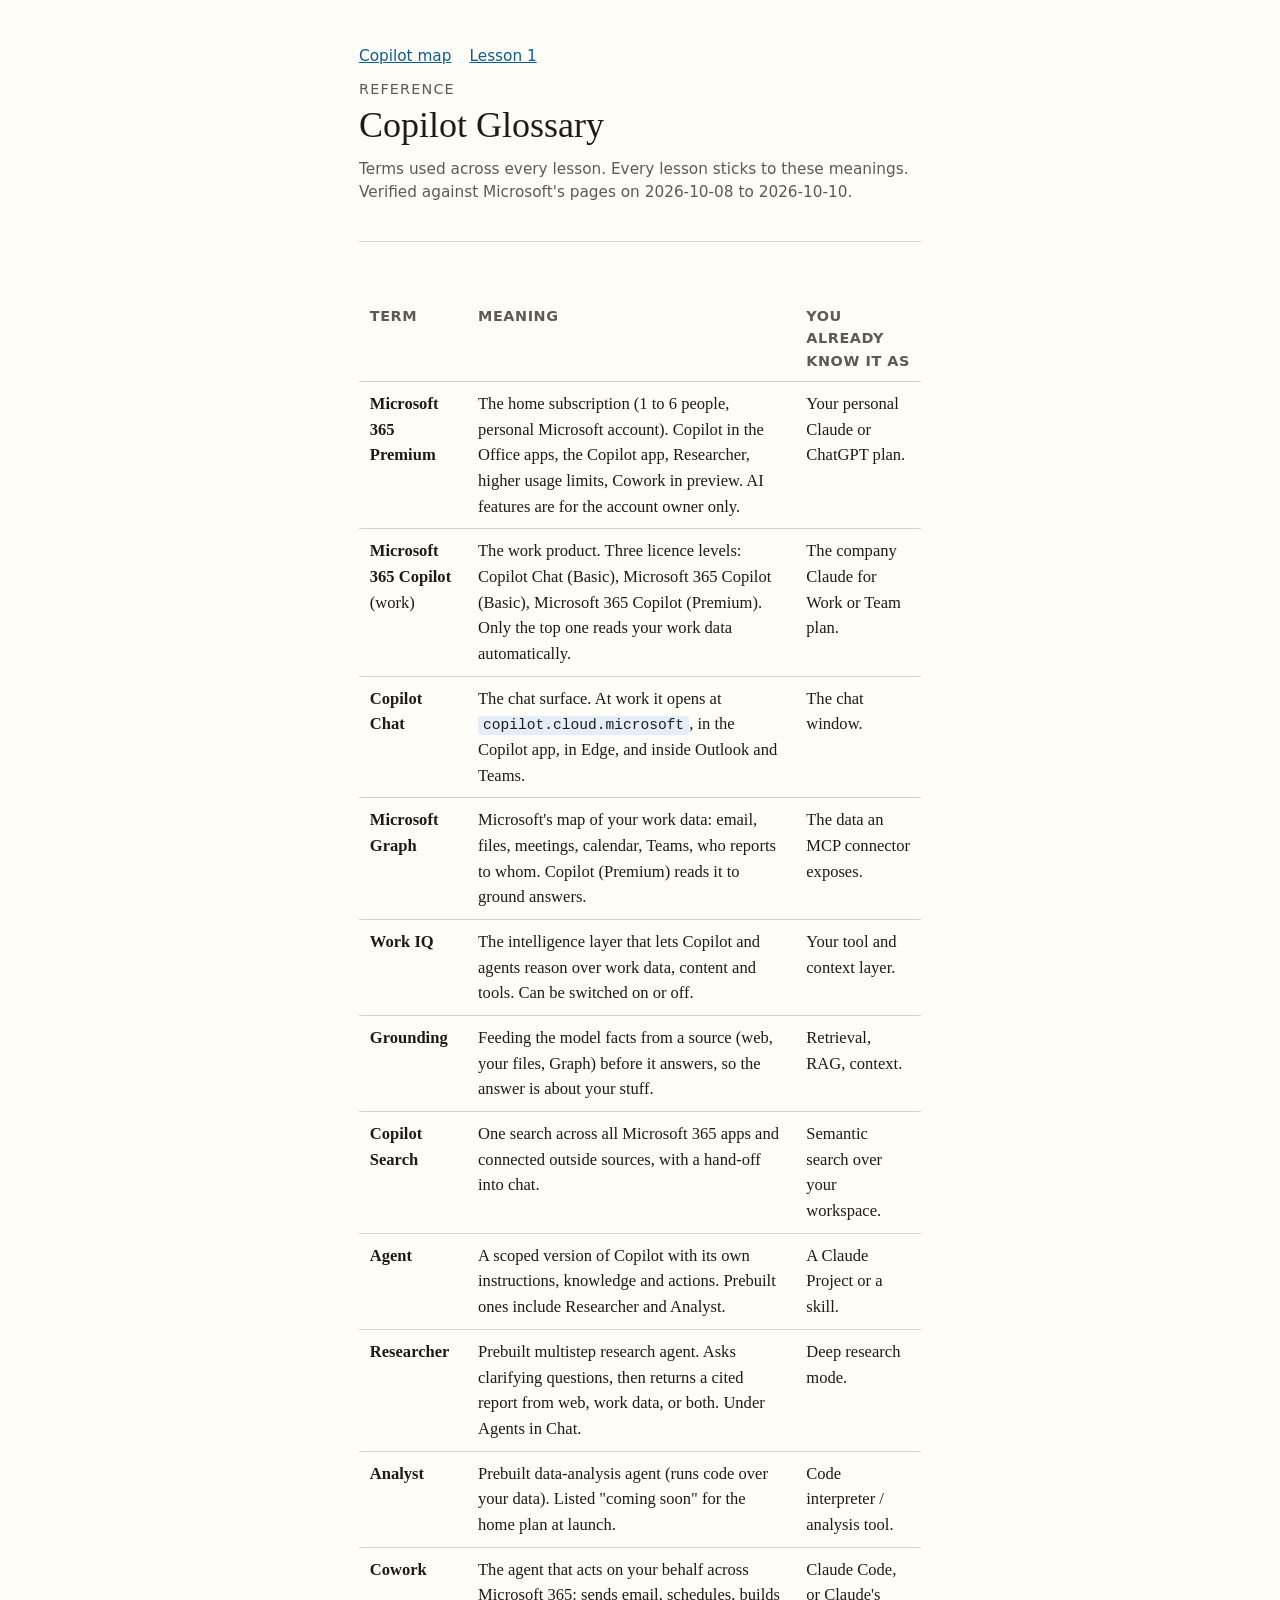
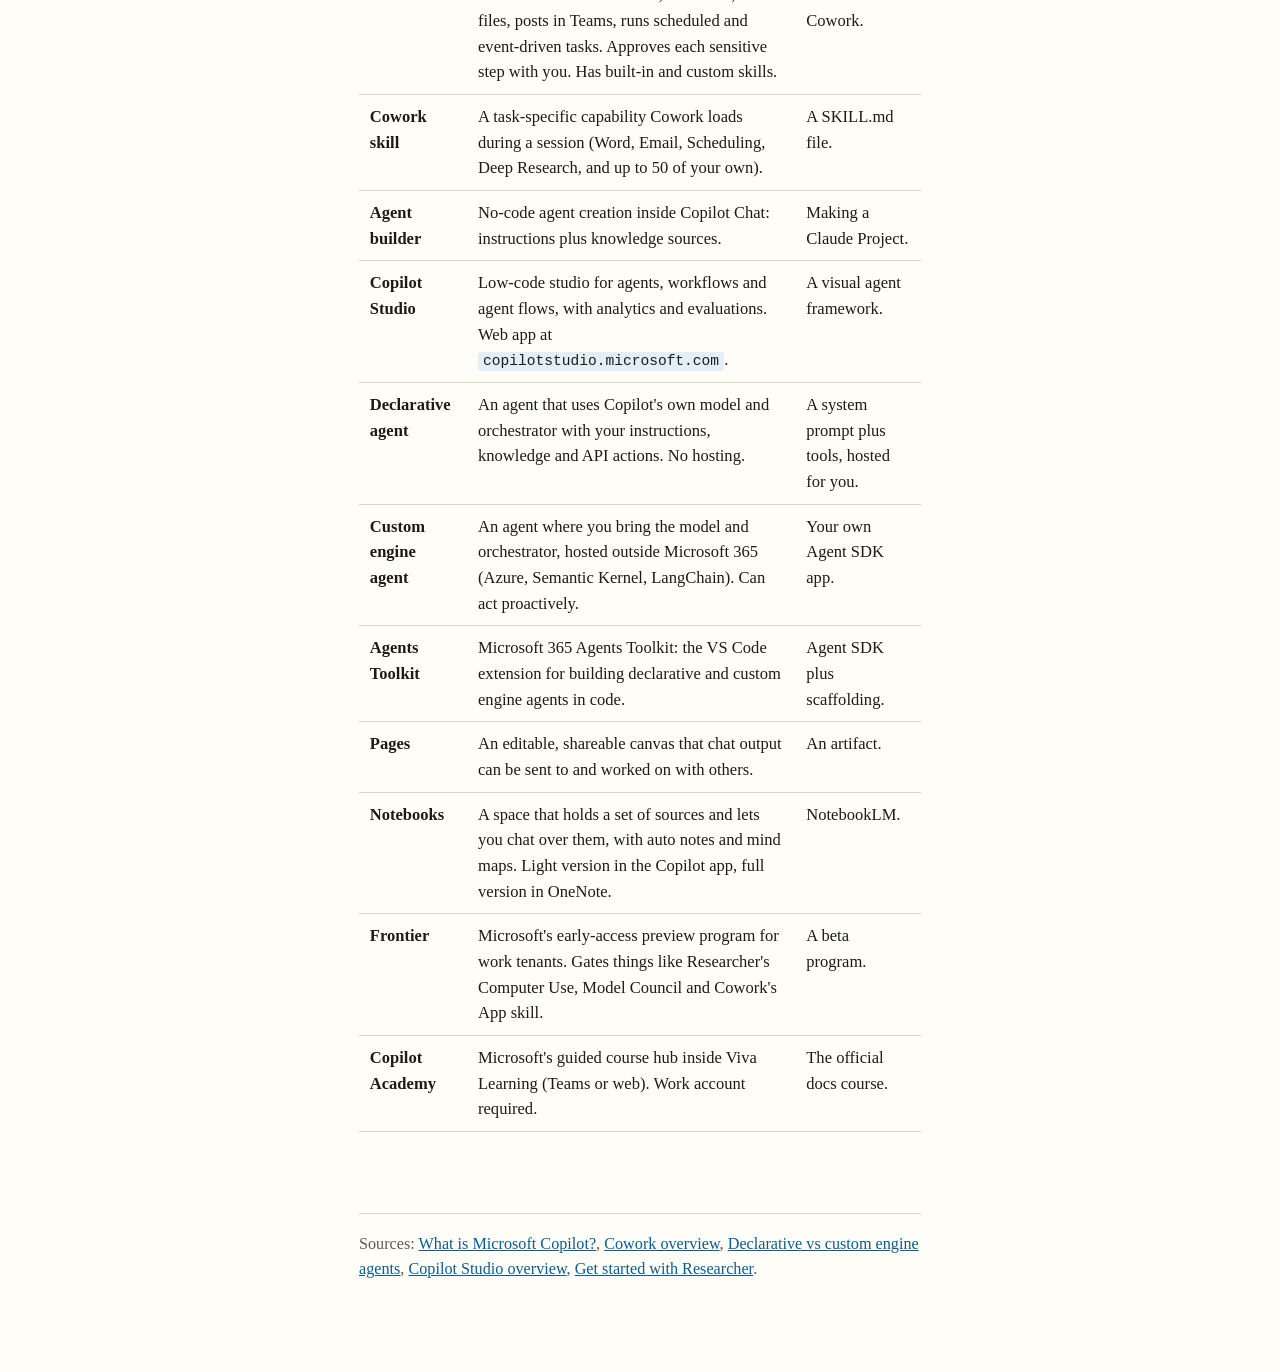
<file: reference/glossary.html>
<!doctype html>
<html lang="en">
<head>
<meta charset="utf-8">
<meta name="viewport" content="width=device-width, initial-scale=1">
<title>Copilot Glossary</title>
<link rel="stylesheet" href="../assets/course.css">
</head>
<body>
<main>
<header class="lesson">
  <nav class="course"><a href="copilot-map.html">Copilot map</a><a href="../lessons/0001-the-three-copilots-and-where-they-live.html">Lesson 1</a></nav>
  <div class="kicker">Reference</div>
  <h1>Copilot Glossary</h1>
  <p class="meta">Terms used across every lesson. Every lesson sticks to these meanings. Verified against Microsoft's pages on 2026-10-08 to 2026-10-10.</p>
</header>

<div class="table-wrap">
<table>
<tr><th>Term</th><th>Meaning</th><th>You already know it as</th></tr>
<tr><td><strong>Microsoft 365 Premium</strong></td><td>The home subscription (1 to 6 people, personal Microsoft account). Copilot in the Office apps, the Copilot app, Researcher, higher usage limits, Cowork in preview. AI features are for the account owner only.</td><td>Your personal Claude or ChatGPT plan.</td></tr>
<tr><td><strong>Microsoft 365 Copilot</strong> (work)</td><td>The work product. Three licence levels: Copilot Chat (Basic), Microsoft 365 Copilot (Basic), Microsoft 365 Copilot (Premium). Only the top one reads your work data automatically.</td><td>The company Claude for Work or Team plan.</td></tr>
<tr><td><strong>Copilot Chat</strong></td><td>The chat surface. At work it opens at <code>copilot.cloud.microsoft</code>, in the Copilot app, in Edge, and inside Outlook and Teams.</td><td>The chat window.</td></tr>
<tr><td><strong>Microsoft Graph</strong></td><td>Microsoft's map of your work data: email, files, meetings, calendar, Teams, who reports to whom. Copilot (Premium) reads it to ground answers.</td><td>The data an MCP connector exposes.</td></tr>
<tr><td><strong>Work IQ</strong></td><td>The intelligence layer that lets Copilot and agents reason over work data, content and tools. Can be switched on or off.</td><td>Your tool and context layer.</td></tr>
<tr><td><strong>Grounding</strong></td><td>Feeding the model facts from a source (web, your files, Graph) before it answers, so the answer is about your stuff.</td><td>Retrieval, RAG, context.</td></tr>
<tr><td><strong>Copilot Search</strong></td><td>One search across all Microsoft 365 apps and connected outside sources, with a hand-off into chat.</td><td>Semantic search over your workspace.</td></tr>
<tr><td><strong>Agent</strong></td><td>A scoped version of Copilot with its own instructions, knowledge and actions. Prebuilt ones include Researcher and Analyst.</td><td>A Claude Project or a skill.</td></tr>
<tr><td><strong>Researcher</strong></td><td>Prebuilt multistep research agent. Asks clarifying questions, then returns a cited report from web, work data, or both. Under Agents in Chat.</td><td>Deep research mode.</td></tr>
<tr><td><strong>Analyst</strong></td><td>Prebuilt data-analysis agent (runs code over your data). Listed "coming soon" for the home plan at launch.</td><td>Code interpreter / analysis tool.</td></tr>
<tr><td><strong>Cowork</strong></td><td>The agent that acts on your behalf across Microsoft 365: sends email, schedules, builds files, posts in Teams, runs scheduled and event-driven tasks. Approves each sensitive step with you. Has built-in and custom skills.</td><td>Claude Code, or Claude's Cowork.</td></tr>
<tr><td><strong>Cowork skill</strong></td><td>A task-specific capability Cowork loads during a session (Word, Email, Scheduling, Deep Research, and up to 50 of your own).</td><td>A SKILL.md file.</td></tr>
<tr><td><strong>Agent builder</strong></td><td>No-code agent creation inside Copilot Chat: instructions plus knowledge sources.</td><td>Making a Claude Project.</td></tr>
<tr><td><strong>Copilot Studio</strong></td><td>Low-code studio for agents, workflows and agent flows, with analytics and evaluations. Web app at <code>copilotstudio.microsoft.com</code>.</td><td>A visual agent framework.</td></tr>
<tr><td><strong>Declarative agent</strong></td><td>An agent that uses Copilot's own model and orchestrator with your instructions, knowledge and API actions. No hosting.</td><td>A system prompt plus tools, hosted for you.</td></tr>
<tr><td><strong>Custom engine agent</strong></td><td>An agent where you bring the model and orchestrator, hosted outside Microsoft 365 (Azure, Semantic Kernel, LangChain). Can act proactively.</td><td>Your own Agent SDK app.</td></tr>
<tr><td><strong>Agents Toolkit</strong></td><td>Microsoft 365 Agents Toolkit: the VS Code extension for building declarative and custom engine agents in code.</td><td>Agent SDK plus scaffolding.</td></tr>
<tr><td><strong>Pages</strong></td><td>An editable, shareable canvas that chat output can be sent to and worked on with others.</td><td>An artifact.</td></tr>
<tr><td><strong>Notebooks</strong></td><td>A space that holds a set of sources and lets you chat over them, with auto notes and mind maps. Light version in the Copilot app, full version in OneNote.</td><td>NotebookLM.</td></tr>
<tr><td><strong>Frontier</strong></td><td>Microsoft's early-access preview program for work tenants. Gates things like Researcher's Computer Use, Model Council and Cowork's App skill.</td><td>A beta program.</td></tr>
<tr><td><strong>Copilot Academy</strong></td><td>Microsoft's guided course hub inside Viva Learning (Teams or web). Work account required.</td><td>The official docs course.</td></tr>
</table>
</div>

<footer class="lesson">Sources: <a href="https://learn.microsoft.com/en-us/microsoft-365/copilot/microsoft-365-copilot-overview">What is Microsoft Copilot?</a>, <a href="https://learn.microsoft.com/en-us/microsoft-365/copilot/cowork/">Cowork overview</a>, <a href="https://learn.microsoft.com/en-us/microsoft-365/copilot/extensibility/agents-overview">Declarative vs custom engine agents</a>, <a href="https://learn.microsoft.com/en-us/microsoft-copilot-studio/fundamentals-what-is-copilot-studio">Copilot Studio overview</a>, <a href="https://support.microsoft.com/en-us/microsoft-365-copilot/get-started-with-researcher-in-microsoft-365-copilot">Get started with Researcher</a>.</footer>
</main>
</body>
</html>
</file>
<file: assets/course.css>
/* Shared stylesheet for every lesson and reference sheet in this workspace. */
:root {
  --bg: #fffdf8;
  --ink: #1c1b18;
  --muted: #5e5a52;
  --rule: #d9d3c6;
  --accent: #0f5c8c;
  --accent-soft: #e3eef6;
  --ok: #1f7a3a;
  --ok-soft: #e4f3e8;
  --bad: #a3321d;
  --bad-soft: #f9e5e0;
  --mac: #6b3fa0;
  --work: #0f5c8c;
  --measure: 66ch;
}
@media (prefers-color-scheme: dark) {
  :root:not([data-theme="light"]) {
    --bg: #15171a; --ink: #e8e6e1; --muted: #a8a49c; --rule: #343840;
    --accent: #7fb6dc; --accent-soft: #1d2a35; --ok: #7fd09a; --ok-soft: #1c2e22;
    --bad: #f0907a; --bad-soft: #3a1f19; --mac: #c4a3f0; --work: #7fb6dc;
  }
}
:root[data-theme="dark"] {
  --bg: #15171a; --ink: #e8e6e1; --muted: #a8a49c; --rule: #343840;
  --accent: #7fb6dc; --accent-soft: #1d2a35; --ok: #7fd09a; --ok-soft: #1c2e22;
  --bad: #f0907a; --bad-soft: #3a1f19; --mac: #c4a3f0; --work: #7fb6dc;
}
* { box-sizing: border-box; }
html { font-size: 18px; }
body {
  margin: 0; background: var(--bg); color: var(--ink);
  font-family: Georgia, "Iowan Old Style", "Palatino Linotype", serif;
  line-height: 1.55;
}
main { max-width: var(--measure); margin: 0 auto; padding: 2.5rem 16px 5rem; }
header.lesson { border-bottom: 1px solid var(--rule); margin-bottom: 2rem; padding-bottom: 1rem; }
header.lesson .kicker { font-family: system-ui, sans-serif; font-size: .8rem; letter-spacing: .08em; text-transform: uppercase; color: var(--muted); }
h1 { font-size: 2rem; line-height: 1.15; margin: .3rem 0 .6rem; font-weight: 400; }
h2 { font-size: 1.35rem; margin: 2.4rem 0 .6rem; font-weight: 400; border-bottom: 1px solid var(--rule); padding-bottom: .2rem; }
h3 { font-size: 1.05rem; margin: 1.6rem 0 .4rem; font-weight: 600; font-family: system-ui, sans-serif; }
p { margin: 0 0 1rem; }
a { color: var(--accent); }
.lede { font-size: 1.15rem; color: var(--muted); }
.meta { font-family: system-ui, sans-serif; font-size: .85rem; color: var(--muted); }
table { border-collapse: collapse; width: 100%; margin: 1rem 0 1.5rem; font-size: .92rem; }
th, td { text-align: left; vertical-align: top; padding: .5rem .6rem; border-bottom: 1px solid var(--rule); }
th { font-family: system-ui, sans-serif; font-weight: 600; font-size: .8rem; letter-spacing: .04em; text-transform: uppercase; color: var(--muted); }
.table-wrap { overflow-x: auto; }
code { font-family: ui-monospace, Menlo, monospace; font-size: .88em; background: var(--accent-soft); padding: .1em .35em; border-radius: 3px; }
.tag { display: inline-block; font-family: system-ui, sans-serif; font-size: .72rem; font-weight: 600; letter-spacing: .05em; text-transform: uppercase; padding: .1em .5em; border-radius: 999px; border: 1px solid currentColor; vertical-align: middle; }
.tag.mac { color: var(--mac); }
.tag.work { color: var(--work); }
.tag.both { color: var(--ok); }
.aside { border-left: 3px solid var(--accent); background: var(--accent-soft); padding: .8rem 1rem; margin: 1.2rem 0; font-size: .95rem; }
.aside strong { font-family: system-ui, sans-serif; }
.task { border: 1px solid var(--rule); border-radius: 6px; padding: 1rem 1.2rem; margin: 1rem 0; }
.task h3 { margin-top: 0; }
.task ol { padding-left: 1.3rem; }
.task li { margin-bottom: .4rem; }
.cite { font-size: .8rem; color: var(--muted); font-family: system-ui, sans-serif; }
footer.lesson { margin-top: 3rem; border-top: 1px solid var(--rule); padding-top: 1rem; font-size: .9rem; color: var(--muted); }
nav.course { font-family: system-ui, sans-serif; font-size: .85rem; display: flex; gap: 1rem; flex-wrap: wrap; margin-bottom: .5rem; }
/* Quiz */
.quiz { border: 1px solid var(--rule); border-radius: 6px; padding: 1rem 1.2rem; margin: 1.2rem 0; font-family: system-ui, sans-serif; }
.quiz .q { margin: 0 0 .6rem; font-weight: 600; }
.quiz .opts { display: grid; gap: .4rem; }
.quiz button.opt {
  text-align: left; font: inherit; font-size: .95rem; padding: .55rem .8rem; border-radius: 5px;
  border: 1px solid var(--rule); background: transparent; color: var(--ink); cursor: pointer;
}
.quiz button.opt:hover { border-color: var(--accent); }
.quiz button.opt[data-state="right"] { background: var(--ok-soft); border-color: var(--ok); }
.quiz button.opt[data-state="wrong"] { background: var(--bad-soft); border-color: var(--bad); }
.quiz button.opt:disabled { cursor: default; }
.quiz .feedback { margin-top: .6rem; font-size: .9rem; min-height: 1.3em; }
.quiz .feedback.right { color: var(--ok); }
.quiz .feedback.wrong { color: var(--bad); }
.quiz-score { font-family: system-ui, sans-serif; font-weight: 600; margin: 1rem 0; }
@media print { body { font-size: 11pt; } .quiz button.opt { border-color: #999; } a { color: inherit; text-decoration: none; } }
</file>
